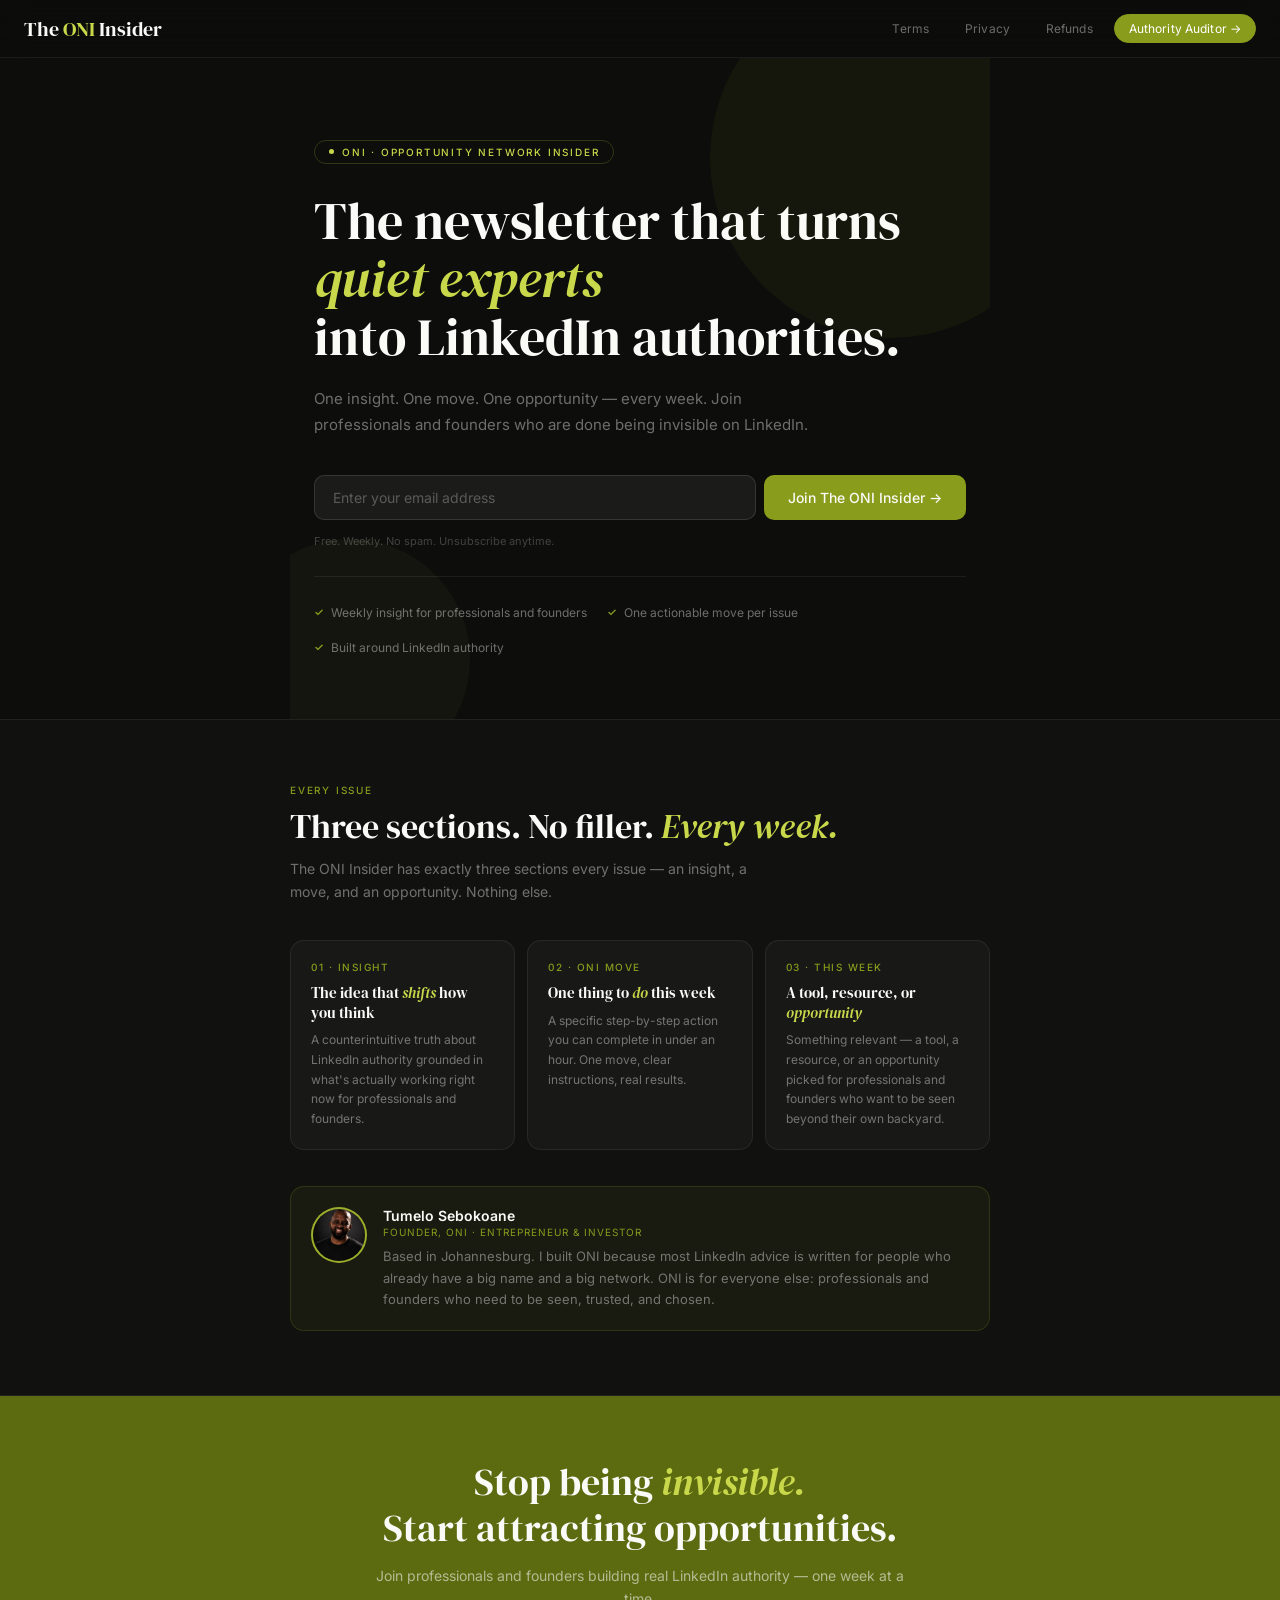
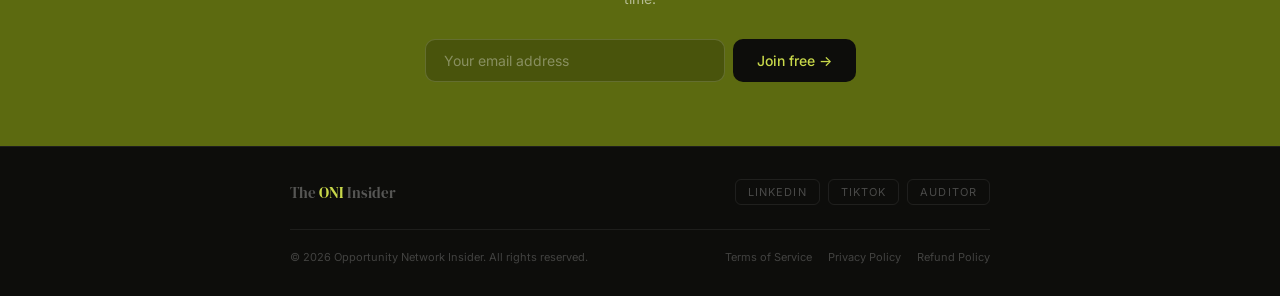
<file: index.html>
<!DOCTYPE html>
<html lang="en">
<head>
<meta charset="UTF-8" />
<meta name="viewport" content="width=device-width, initial-scale=1.0" />
<title>ONI · Opportunity Network Insider</title>
<meta name="description" content="A free weekly newsletter that turns professionals and founders into LinkedIn authorities. One insight. One move. One opportunity — every week." />
<link rel="preconnect" href="https://fonts.googleapis.com">
<link rel="preconnect" href="https://fonts.gstatic.com" crossorigin>
<link href="https://fonts.googleapis.com/css2?family=DM+Serif+Display:ital@0;1&family=Inter:wght@400;500;600&display=swap" rel="stylesheet">
<style>
*, *::before, *::after { box-sizing: border-box; margin: 0; padding: 0; }

:root {
  --oni-green: #899C1C;
  --oni-green-bright: #C8D84A;
  --oni-black: #0D0D0B;
  --oni-dark: #111110;
  --oni-surface: #1a1a18;
  --oni-border: rgba(255,255,255,0.07);
  --oni-border-green: rgba(137,156,28,0.2);
  --oni-text: #FAFAF7;
  --oni-muted: rgba(255,255,255,0.4);
  --oni-dim: rgba(255,255,255,0.22);
  --font-serif: 'DM Serif Display', Georgia, serif;
  --font-sans: 'Inter', -apple-system, sans-serif;
  --radius: 10px;
  --radius-lg: 14px;
  --radius-pill: 24px;
}

html { scroll-behavior: smooth; }
body { font-family: var(--font-sans); background: var(--oni-black); color: var(--oni-text); min-height: 100vh; -webkit-font-smoothing: antialiased; }

/* ── NAV ── */
.nav {
  position: sticky; top: 0; z-index: 100;
  background: rgba(13,13,11,0.92);
  backdrop-filter: blur(14px);
  border-bottom: 1px solid var(--oni-border);
  padding: 0 24px;
  display: flex; align-items: center; justify-content: space-between;
  height: 58px;
}
.nav-logo { font-family: var(--font-serif); font-size: 20px; color: var(--oni-text); text-decoration: none; }
.nav-logo em { color: var(--oni-green-bright); font-style: normal; }
.nav-links { display: flex; align-items: center; gap: 6px; }
.nav-link {
  font-size: 12px; color: var(--oni-muted); text-decoration: none;
  padding: 6px 14px; border-radius: var(--radius-pill);
  border: 1px solid transparent;
  transition: all 0.2s; letter-spacing: 0.01em;
}
.nav-link:hover { color: var(--oni-text); border-color: var(--oni-border); }
.nav-link.primary {
  background: var(--oni-green); color: #fff;
  border-color: var(--oni-green);
}
.nav-link.primary:hover { opacity: 0.88; }
.nav-mobile-menu { display: none; cursor: pointer; background: none; border: none; color: var(--oni-muted); font-size: 20px; padding: 4px; }

/* ── HERO ── */
.hero {
  position: relative; overflow: hidden;
  padding: 80px 24px 64px;
  max-width: 700px; margin: 0 auto;
}
.hero::before {
  content: '';
  position: absolute; top: -80px; right: -80px;
  width: 360px; height: 360px;
  background: var(--oni-green);
  border-radius: 50%; opacity: 0.07;
  pointer-events: none;
}
.hero::after {
  content: '';
  position: absolute; bottom: -60px; left: -60px;
  width: 240px; height: 240px;
  background: var(--oni-green-bright);
  border-radius: 50%; opacity: 0.04;
  pointer-events: none;
}
.brand-tag {
  display: inline-flex; align-items: center; gap: 8px;
  font-size: 10px; font-weight: 500; letter-spacing: 0.18em; text-transform: uppercase;
  color: var(--oni-green-bright);
  border: 1px solid rgba(200,216,74,0.2);
  padding: 5px 14px; border-radius: var(--radius-pill);
  margin-bottom: 28px; position: relative;
}
.brand-tag::before { content: ''; width: 5px; height: 5px; background: var(--oni-green-bright); border-radius: 50%; }
.hero h1 {
  font-family: var(--font-serif); font-size: clamp(34px, 7vw, 52px);
  color: var(--oni-text); line-height: 1.12;
  margin-bottom: 20px; position: relative;
  font-weight: 400;
}
.hero h1 em { color: var(--oni-green-bright); }
.hero-sub {
  font-size: 15px; color: var(--oni-muted); line-height: 1.75;
  margin-bottom: 36px; max-width: 500px; position: relative;
}
.form-row { display: flex; gap: 8px; margin-bottom: 14px; position: relative; flex-wrap: wrap; }
.oni-input {
  flex: 1; min-width: 200px;
  padding: 13px 18px;
  background: rgba(255,255,255,0.06);
  border: 1px solid rgba(255,255,255,0.12);
  border-radius: var(--radius);
  font-size: 14px; color: var(--oni-text);
  font-family: var(--font-sans);
  transition: border-color 0.2s;
}
.oni-input:focus { outline: none; border-color: var(--oni-green); }
.oni-input::placeholder { color: rgba(255,255,255,0.28); }
.oni-btn {
  padding: 13px 24px;
  background: var(--oni-green); color: var(--oni-text);
  border: none; border-radius: var(--radius);
  font-size: 14px; font-weight: 500;
  cursor: pointer; font-family: var(--font-sans);
  white-space: nowrap; transition: opacity 0.2s;
}
.oni-btn:hover { opacity: 0.88; }
.oni-btn:disabled { opacity: 0.5; cursor: not-allowed; }
.form-note { font-size: 11px; color: var(--oni-dim); position: relative; }
.form-success { display: none; font-size: 13px; color: var(--oni-green-bright); padding: 10px 0; }

.divider { height: 1px; background: var(--oni-border); margin: 28px 0; position: relative; }
.proof { display: flex; gap: 20px; flex-wrap: wrap; position: relative; }
.proof-item { display: flex; align-items: center; gap: 7px; font-size: 12px; color: var(--oni-muted); }
.proof-item::before { content: '✓'; color: var(--oni-green); font-weight: 600; font-size: 11px; }

/* ── WHAT YOU GET ── */
.what {
  background: var(--oni-dark);
  border-top: 1px solid var(--oni-border);
  border-bottom: 1px solid var(--oni-border);
  padding: 64px 24px;
}
.what-inner { max-width: 700px; margin: 0 auto; }
.section-label { font-size: 10px; font-weight: 500; letter-spacing: 0.18em; text-transform: uppercase; color: var(--oni-green); margin-bottom: 10px; }
.what h2 { font-family: var(--font-serif); font-size: clamp(24px, 4vw, 34px); font-weight: 400; color: var(--oni-text); margin-bottom: 10px; line-height: 1.2; }
.what h2 em { color: var(--oni-green-bright); }
.what-sub { font-size: 14px; color: var(--oni-muted); line-height: 1.7; margin-bottom: 36px; max-width: 480px; }
.cards { display: grid; grid-template-columns: repeat(3, 1fr); gap: 12px; margin-bottom: 36px; }
.card {
  background: rgba(255,255,255,0.03);
  border: 1px solid var(--oni-border);
  border-radius: var(--radius-lg); padding: 20px;
  transition: border-color 0.2s;
}
.card:hover { border-color: var(--oni-border-green); }
.card-num { font-size: 10px; font-weight: 500; letter-spacing: 0.15em; color: var(--oni-green); text-transform: uppercase; margin-bottom: 10px; }
.card-title { font-size: 15px; color: var(--oni-text); line-height: 1.3; margin-bottom: 8px; font-family: var(--font-serif); font-weight: 400; }
.card-title em { color: var(--oni-green-bright); }
.card-desc { font-size: 12px; color: var(--oni-muted); line-height: 1.65; }

/* ── ABOUT ── */
.about-box {
  display: flex; gap: 16px; align-items: flex-start;
  background: rgba(137,156,28,0.07);
  border: 1px solid var(--oni-border-green);
  border-radius: var(--radius-lg); padding: 20px;
}
.avatar {
  width: 56px; height: 56px; border-radius: 50%;
  background: var(--oni-green); flex-shrink: 0;
  display: flex; align-items: center; justify-content: center;
  font-family: var(--font-serif); font-size: 20px; color: var(--oni-text);
  overflow: hidden;
  border: 2px solid rgba(200,216,74,0.3);
}
.avatar img { width: 100%; height: 100%; object-fit: cover; display: block; }
.about-name { font-size: 14px; font-weight: 600; color: var(--oni-text); margin-bottom: 2px; }
.about-role { font-size: 10px; color: var(--oni-green); letter-spacing: 0.1em; text-transform: uppercase; margin-bottom: 8px; }
.about-bio { font-size: 13px; color: var(--oni-muted); line-height: 1.65; }

/* ── BOTTOM CTA ── */
.bottom-cta {
  background: #5C6A10;
  padding: 64px 24px;
  text-align: center;
}
.bottom-cta-inner { max-width: 540px; margin: 0 auto; }
.bottom-cta h2 { font-family: var(--font-serif); font-size: clamp(26px, 5vw, 38px); font-weight: 400; color: var(--oni-text); line-height: 1.2; margin-bottom: 12px; }
.bottom-cta h2 em { color: var(--oni-green-bright); }
.bottom-cta p { font-size: 14px; color: rgba(255,255,255,0.55); margin-bottom: 28px; line-height: 1.7; }
.bottom-form { display: flex; gap: 8px; justify-content: center; flex-wrap: wrap; }
.bottom-input {
  flex: 1; min-width: 200px; max-width: 300px;
  padding: 12px 18px;
  background: rgba(0,0,0,0.2);
  border: 1px solid rgba(255,255,255,0.15);
  border-radius: var(--radius);
  font-size: 14px; color: var(--oni-text);
  font-family: var(--font-sans);
}
.bottom-input::placeholder { color: rgba(255,255,255,0.35); }
.bottom-input:focus { outline: none; border-color: var(--oni-green-bright); }
.bottom-btn {
  padding: 12px 24px;
  background: var(--oni-black); color: var(--oni-green-bright);
  border: none; border-radius: var(--radius);
  font-size: 14px; font-weight: 500;
  cursor: pointer; font-family: var(--font-sans);
  transition: opacity 0.2s; white-space: nowrap;
}
.bottom-btn:hover { opacity: 0.85; }
.bottom-success { display: none; font-size: 13px; color: var(--oni-green-bright); margin-top: 12px; }

/* ── FOOTER ── */
footer {
  background: var(--oni-black);
  border-top: 1px solid var(--oni-border);
  padding: 32px 24px;
}
.footer-inner {
  max-width: 700px; margin: 0 auto;
  display: flex; justify-content: space-between; align-items: center;
  flex-wrap: wrap; gap: 20px;
}
.footer-brand { font-family: var(--font-serif); font-size: 15px; color: rgba(255,255,255,0.3); }
.footer-brand em { color: var(--oni-green-bright); font-style: normal; }
.footer-nav { display: flex; gap: 8px; flex-wrap: wrap; }
.footer-link {
  font-size: 11px; color: rgba(255,255,255,0.25);
  border: 1px solid rgba(255,255,255,0.08);
  padding: 5px 12px; border-radius: 6px;
  letter-spacing: 0.1em; text-transform: uppercase;
  text-decoration: none; transition: all 0.2s;
}
.footer-link:hover { color: var(--oni-green-bright); border-color: var(--oni-border-green); }
.footer-legal { width: 100%; border-top: 1px solid var(--oni-border); padding-top: 20px; margin-top: 4px; display: flex; justify-content: space-between; align-items: center; flex-wrap: wrap; gap: 12px; }
.footer-copy { font-size: 11px; color: var(--oni-dim); }
.footer-policy-links { display: flex; gap: 16px; }
.footer-policy-links a { font-size: 11px; color: var(--oni-dim); text-decoration: none; transition: color 0.2s; }
.footer-policy-links a:hover { color: var(--oni-green-bright); }

/* ── MOBILE ── */
@media (max-width: 640px) {
  .nav-links { display: none; }
  .nav-links.open { display: flex; flex-direction: column; position: absolute; top: 58px; left: 0; right: 0; background: rgba(13,13,11,0.98); padding: 16px 24px; border-bottom: 1px solid var(--oni-border); gap: 8px; }
  .nav-mobile-menu { display: block; }
  .hero { padding: 48px 20px 40px; }
  .hero h1 { font-size: 34px; }
  .cards { grid-template-columns: 1fr; }
  .what { padding: 48px 20px; }
  .bottom-cta { padding: 48px 20px; }
  footer { padding: 24px 20px; }
  .footer-inner { flex-direction: column; align-items: flex-start; gap: 16px; }
}
</style>
</head>
<body>

<!-- NAV -->
<nav class="nav">
  <a class="nav-logo" href="/">The <em>ONI</em> Insider</a>
  <div class="nav-links" id="nav-links">
    <a class="nav-link" href="/terms">Terms</a>
    <a class="nav-link" href="/privacy">Privacy</a>
    <a class="nav-link" href="/refunds">Refunds</a>
    <a class="nav-link primary" href="/auditor">Authority Auditor →</a>
  </div>
  <button class="nav-mobile-menu" onclick="document.getElementById('nav-links').classList.toggle('open')">☰</button>
</nav>

<!-- HERO -->
<section class="hero">
  <div class="brand-tag">ONI · Opportunity Network Insider</div>
  <h1>The newsletter that turns<br><em>quiet experts</em><br>into LinkedIn authorities.</h1>
  <p class="hero-sub">One insight. One move. One opportunity — every week. Join professionals and founders who are done being invisible on LinkedIn.</p>

  <div class="form-row">
    <input class="oni-input" type="email" id="hero-email" placeholder="Enter your email address" />
    <button class="oni-btn" onclick="subscribe('hero')">Join The ONI Insider →</button>
  </div>
  <p class="form-note" id="hero-note">Free. Weekly. No spam. Unsubscribe anytime.</p>
  <div class="form-success" id="hero-success">✓ You're in. Check your inbox for a welcome from ONI.</div>

  <div class="divider"></div>
  <div class="proof">
    <div class="proof-item">Weekly insight for professionals and founders</div>
    <div class="proof-item">One actionable move per issue</div>
    <div class="proof-item">Built around LinkedIn authority</div>
  </div>
</section>

<!-- WHAT YOU GET -->
<section class="what">
  <div class="what-inner">
    <div class="section-label">Every issue</div>
    <h2>Three sections. No filler. <em>Every week.</em></h2>
    <p class="what-sub">The ONI Insider has exactly three sections every issue — an insight, a move, and an opportunity. Nothing else.</p>

    <div class="cards">
      <div class="card">
        <div class="card-num">01 · Insight</div>
        <div class="card-title">The idea that <em>shifts</em> how you think</div>
        <div class="card-desc">A counterintuitive truth about LinkedIn authority grounded in what's actually working right now for professionals and founders.</div>
      </div>
      <div class="card">
        <div class="card-num">02 · ONI Move</div>
        <div class="card-title">One thing to <em>do</em> this week</div>
        <div class="card-desc">A specific step-by-step action you can complete in under an hour. One move, clear instructions, real results.</div>
      </div>
      <div class="card">
        <div class="card-num">03 · This Week</div>
        <div class="card-title">A tool, resource, or <em>opportunity</em></div>
        <div class="card-desc">Something relevant — a tool, a resource, or an opportunity picked for professionals and founders who want to be seen beyond their own backyard.</div>
      </div>
    </div>

    <div class="about-box">
      <div class="avatar"><img src="/images/tumelo.png" alt="Tumelo Sebokoane" /></div>
      <div>
        <div class="about-name">Tumelo Sebokoane</div>
        <div class="about-role">Founder, ONI · Entrepreneur & Investor</div>
        <div class="about-bio">Based in Johannesburg. I built ONI because most LinkedIn advice is written for people who already have a big name and a big network. ONI is for everyone else: professionals and founders who need to be seen, trusted, and chosen.</div>
      </div>
    </div>
  </div>
</section>

<!-- BOTTOM CTA -->
<section class="bottom-cta">
  <div class="bottom-cta-inner">
    <h2>Stop being <em>invisible.</em><br>Start attracting opportunities.</h2>
    <p>Join professionals and founders building real LinkedIn authority — one week at a time.</p>
    <div class="bottom-form">
      <input class="bottom-input" type="email" id="bottom-email" placeholder="Your email address" />
      <button class="bottom-btn" onclick="subscribe('bottom')">Join free →</button>
    </div>
    <div class="bottom-success" id="bottom-success">✓ Welcome to ONI. Watch your inbox.</div>
  </div>
</section>

<!-- FOOTER -->
<footer>
  <div class="footer-inner">
    <div class="footer-brand">The <em>ONI</em> Insider</div>
    <div class="footer-nav">
      <a class="footer-link" href="https://www.linkedin.com" target="_blank" rel="noopener">LinkedIn</a>
      <a class="footer-link" href="https://www.tiktok.com/@africagrowth" target="_blank" rel="noopener">TikTok</a>
      <a class="footer-link" href="/auditor">Auditor</a>
    </div>
    <div class="footer-legal">
      <span class="footer-copy">© 2026 Opportunity Network Insider. All rights reserved.</span>
      <div class="footer-policy-links">
        <a href="/terms">Terms of Service</a>
        <a href="/privacy">Privacy Policy</a>
        <a href="/refunds">Refund Policy</a>
      </div>
    </div>
  </div>
</footer>

<script>
async function subscribe(loc) {
  const emailEl = document.getElementById(loc + '-email');
  const email = emailEl.value.trim();
  const valid = /^[^\s@]+@[^\s@]+\.[^\s@]+$/.test(email);
  if (!valid) { emailEl.style.borderColor = '#E24B4A'; return; }
  emailEl.style.borderColor = '';

  const btn = emailEl.nextElementSibling;
  btn.disabled = true;
  btn.textContent = 'Joining...';

  try {
    const res = await fetch('/.netlify/functions/subscribe', {
      method: 'POST',
      headers: { 'Content-Type': 'application/json' },
      body: JSON.stringify({ email, tags: ['newsletter', 'oni-insider'] })
    });
    const data = await res.json();
    if (data.success) {
      emailEl.style.display = 'none';
      btn.style.display = 'none';
      const successEl = document.getElementById(loc + '-success');
      if (successEl) successEl.style.display = 'block';
      const noteEl = document.getElementById(loc + '-note');
      if (noteEl) noteEl.style.display = 'none';
    } else { throw new Error(); }
  } catch {
    btn.disabled = false;
    btn.textContent = loc === 'hero' ? 'Join The ONI Insider →' : 'Join free →';
    emailEl.style.borderColor = '#E24B4A';
  }
}

// Allow Enter key to submit
document.getElementById('hero-email').addEventListener('keydown', e => { if (e.key === 'Enter') subscribe('hero'); });
document.getElementById('bottom-email').addEventListener('keydown', e => { if (e.key === 'Enter') subscribe('bottom'); });
</script>
</body>
</html>
</file>
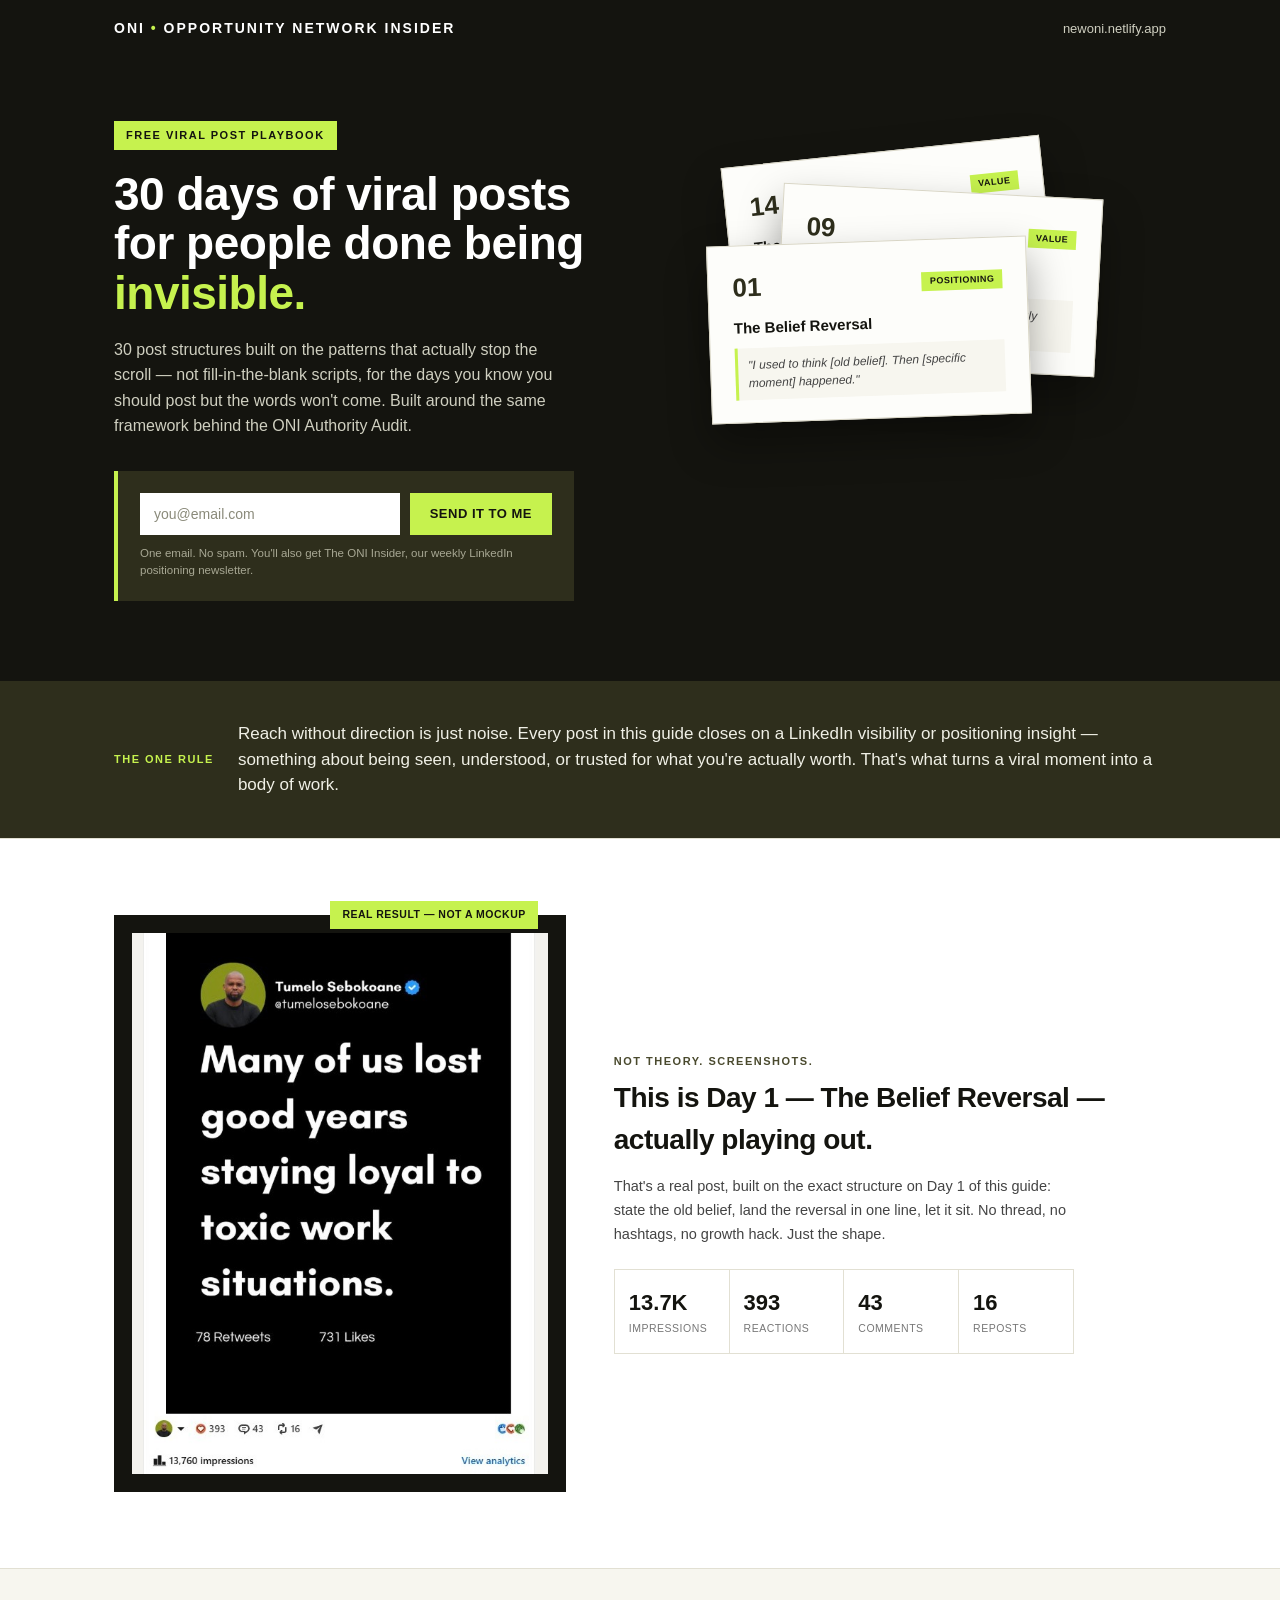
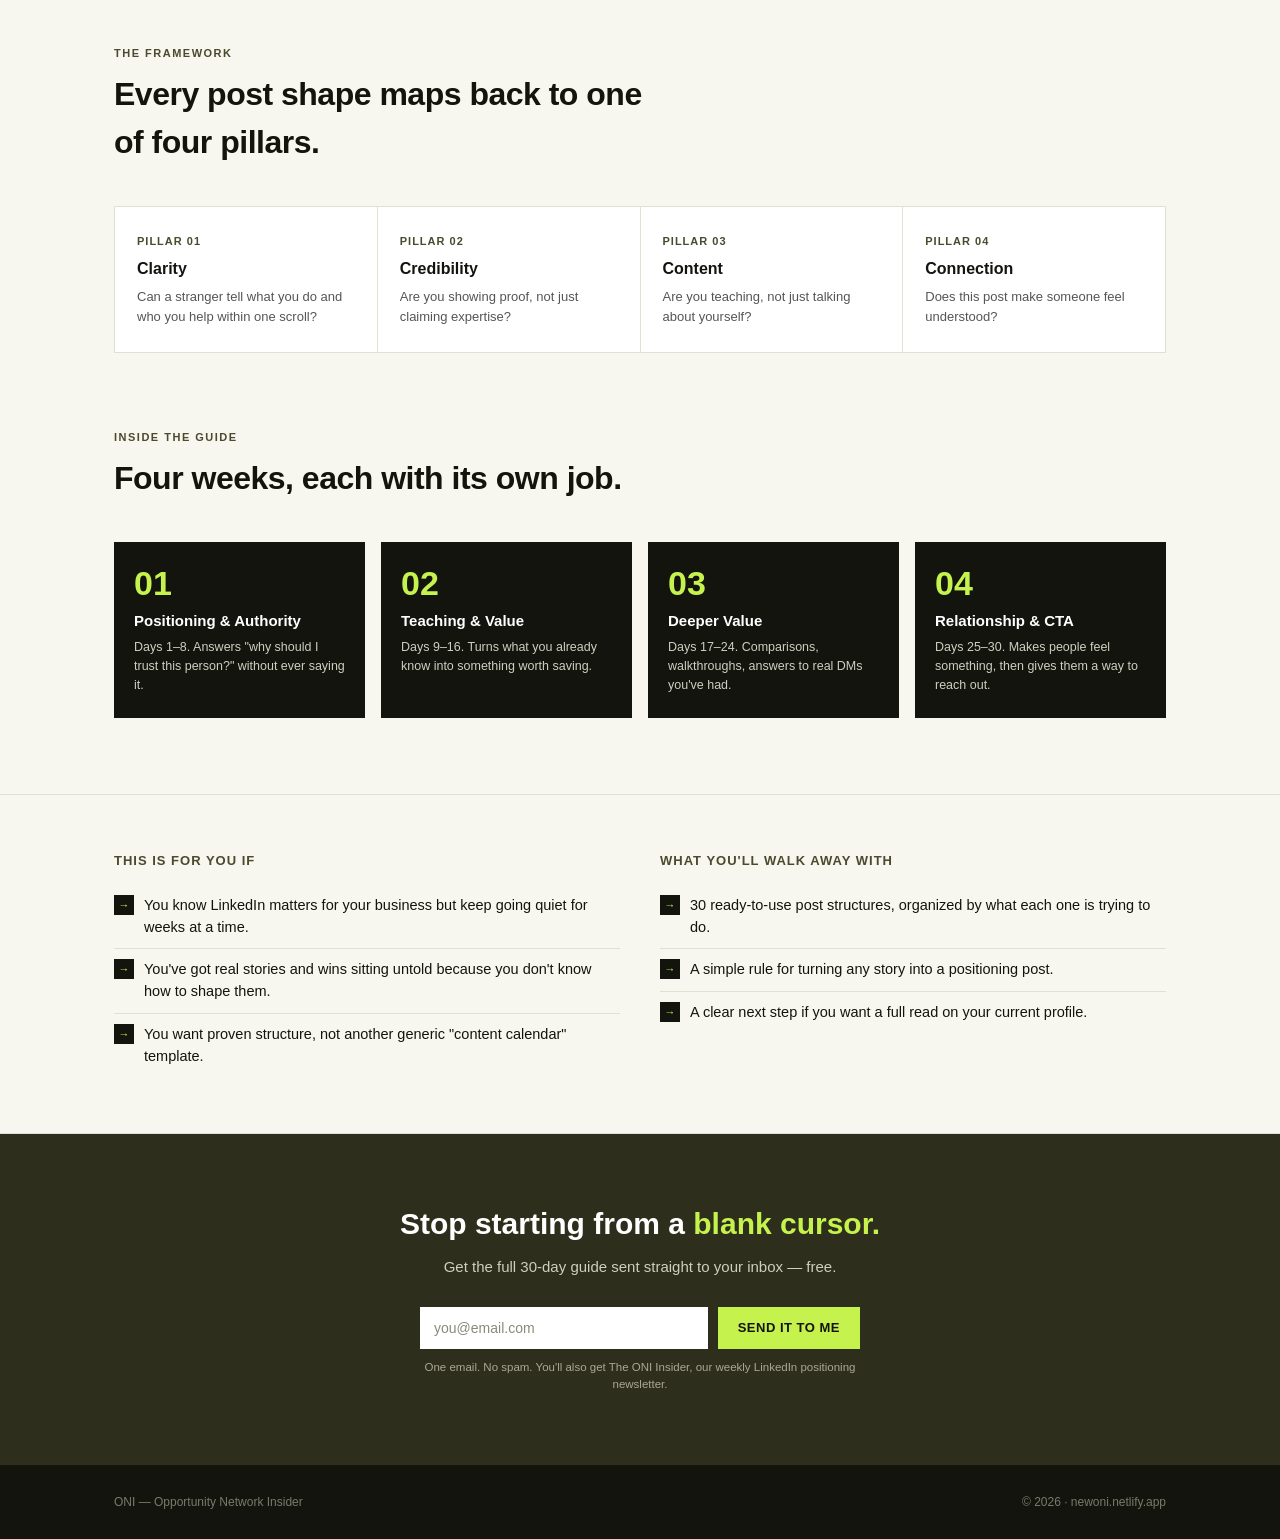
<file: 30-days/index.html>
<!DOCTYPE html>
<html lang="en">
<head>
<meta charset="UTF-8">
<meta name="viewport" content="width=device-width, initial-scale=1.0">
<title>30 Days of Viral Posts — ONI</title>
<style>
  :root {
    --black: #14140f;
    --olive-dark: #2e2e1c;
    --olive: #4a4a2e;
    --lime: #c6f24e;
    --cream: #f7f6ef;
    --ink-muted: #cfcfc0;
    --border: #e2e0d3;
  }
  * { box-sizing: border-box; margin: 0; padding: 0; }
  body {
    font-family: 'Helvetica Neue', Arial, sans-serif;
    background: var(--cream);
    color: var(--black);
    line-height: 1.5;
  }
  a { color: inherit; }
  .wrap { max-width: 1100px; margin: 0 auto; padding: 0 24px; }

  /* ---------- NAV ---------- */
  nav {
    background: var(--black);
    padding: 18px 0;
  }
  nav .wrap { display: flex; justify-content: space-between; align-items: center; }
  .brand-mark { color: #fff; font-weight: 800; font-size: 14px; letter-spacing: 2px; }
  .brand-mark span { color: var(--lime); }
  .nav-link { color: var(--ink-muted); font-size: 13px; text-decoration: none; }

  /* ---------- HERO ---------- */
  .hero {
    background: var(--black);
    color: #fff;
    padding: 64px 0 80px 0;
  }
  .hero .grid {
    display: grid;
    grid-template-columns: 1.05fr 0.95fr;
    gap: 48px;
    align-items: center;
  }
  .eyebrow {
    display: inline-block;
    background: var(--lime);
    color: var(--black);
    font-size: 11px;
    font-weight: 800;
    letter-spacing: 1.5px;
    text-transform: uppercase;
    padding: 6px 12px;
    margin-bottom: 20px;
  }
  .hero h1 {
    font-size: 46px;
    line-height: 1.08;
    font-weight: 800;
    letter-spacing: -0.5px;
  }
  .hero h1 em {
    font-style: normal;
    color: var(--lime);
  }
  .hero .sub {
    margin-top: 18px;
    font-size: 16px;
    color: var(--ink-muted);
    max-width: 460px;
    line-height: 1.6;
  }
  .form-box {
    margin-top: 32px;
    background: var(--olive-dark);
    padding: 22px;
    max-width: 460px;
    border-left: 4px solid var(--lime);
  }
  .form-row {
    display: flex;
    gap: 10px;
  }
  .form-row input[type="email"] {
    flex: 1;
    padding: 13px 14px;
    border: none;
    font-size: 14px;
    background: #fff;
    color: var(--black);
  }
  .form-row input[type="email"]::placeholder { color: #8a8a7a; }
  .form-row button {
    background: var(--lime);
    color: var(--black);
    border: none;
    font-weight: 800;
    font-size: 13px;
    letter-spacing: 0.5px;
    text-transform: uppercase;
    padding: 0 20px;
    cursor: pointer;
  }
  .form-row button:hover { background: #d8ff6e; }
  .form-micro {
    margin-top: 10px;
    font-size: 11.5px;
    color: #a8a894;
  }

  .form-success {
    margin-top: 32px;
    max-width: 460px;
    background: var(--olive-dark);
    border-left: 4px solid var(--lime);
    padding: 22px;
    align-items: center;
    gap: 14px;
  }
  .form-success .fs-check {
    width: 32px;
    height: 32px;
    background: var(--lime);
    color: var(--black);
    border-radius: 50%;
    display: flex;
    align-items: center;
    justify-content: center;
    font-weight: 800;
    flex-shrink: 0;
  }
  .form-success .fs-text {
    color: #f0f0e6;
    font-size: 14px;
    line-height: 1.5;
  }
  .final-cta .form-success {
    margin: 24px auto 0 auto;
    max-width: 440px;
  }

  /* ---------- CARD STACK (signature element) ---------- */
  .stack {
    position: relative;
    height: 420px;
  }
  .stack-card {
    position: absolute;
    width: 320px;
    background: #fdfdfa;
    color: var(--black);
    border: 1px solid #d8d5c5;
    padding: 22px 24px;
    box-shadow: 0 20px 40px rgba(0,0,0,0.35);
  }
  .stack-card .sc-top {
    display: flex;
    justify-content: space-between;
    align-items: center;
    margin-bottom: 10px;
  }
  .stack-card .sc-day {
    font-size: 26px;
    font-weight: 800;
    color: var(--olive-dark);
  }
  .stack-card .sc-tag {
    background: var(--lime);
    font-size: 9px;
    font-weight: 800;
    text-transform: uppercase;
    letter-spacing: 0.5px;
    padding: 3px 8px;
  }
  .stack-card h4 { font-size: 15px; margin-bottom: 8px; }
  .stack-card .sc-hook {
    font-size: 12px;
    font-style: italic;
    color: #444;
    background: var(--cream);
    padding: 8px 10px;
    border-left: 3px solid var(--lime);
    line-height: 1.5;
  }
  .stack-card.c1 { top: 0; left: 40px; transform: rotate(-6deg); z-index: 1; }
  .stack-card.c2 { top: 40px; left: 90px; transform: rotate(3deg); z-index: 2; }
  .stack-card.c3 { top: 90px; left: 20px; transform: rotate(-2deg); z-index: 3; }

  /* ---------- RULE BAND ---------- */
  .rule-band {
    background: var(--olive-dark);
    padding: 40px 0;
  }
  .rule-band .wrap {
    display: flex;
    align-items: center;
    gap: 24px;
  }
  .rule-band .label {
    color: var(--lime);
    font-size: 11px;
    font-weight: 800;
    letter-spacing: 1.5px;
    text-transform: uppercase;
    white-space: nowrap;
  }
  .rule-band p {
    color: #f0f0e6;
    font-size: 17px;
    line-height: 1.5;
    font-weight: 500;
  }

  /* ---------- PROOF ---------- */
  .proof {
    background: #fff;
    border-top: 1px solid var(--border);
    border-bottom: 1px solid var(--border);
    padding: 76px 0;
  }
  .proof-grid {
    display: grid;
    grid-template-columns: 0.9fr 1.1fr;
    gap: 48px;
    align-items: center;
  }
  .proof-card {
    background: var(--black);
    padding: 18px;
    position: relative;
  }
  .proof-card img {
    width: 100%;
    display: block;
  }
  .proof-badge {
    position: absolute;
    top: -14px;
    right: 28px;
    background: var(--lime);
    color: var(--black);
    font-size: 10.5px;
    font-weight: 800;
    letter-spacing: 0.5px;
    text-transform: uppercase;
    padding: 6px 12px;
  }
  .proof-copy .kicker {
    font-size: 11px;
    font-weight: 800;
    letter-spacing: 1.5px;
    text-transform: uppercase;
    color: var(--olive);
  }
  .proof-copy h2 {
    font-size: 28px;
    margin: 8px 0 14px 0;
    letter-spacing: -0.5px;
  }
  .proof-copy p {
    font-size: 14.5px;
    color: #444;
    line-height: 1.65;
    margin-bottom: 22px;
    max-width: 460px;
  }
  .proof-stats {
    display: grid;
    grid-template-columns: repeat(4, 1fr);
    gap: 0;
    border-top: 1px solid var(--border);
    border-left: 1px solid var(--border);
    max-width: 460px;
  }
  .proof-stat {
    border-right: 1px solid var(--border);
    border-bottom: 1px solid var(--border);
    padding: 16px 14px;
  }
  .proof-stat .ps-num {
    font-size: 22px;
    font-weight: 800;
    color: var(--black);
  }
  .proof-stat .ps-label {
    font-size: 10.5px;
    color: #777;
    text-transform: uppercase;
    letter-spacing: 0.5px;
    margin-top: 2px;
  }

  /* ---------- PILLARS ---------- */
  .section { padding: 76px 0; }
  .section-head { max-width: 560px; margin-bottom: 40px; }
  .section-head .kicker {
    font-size: 11px;
    font-weight: 800;
    letter-spacing: 1.5px;
    text-transform: uppercase;
    color: var(--olive);
  }
  .section-head h2 {
    font-size: 32px;
    margin-top: 8px;
    letter-spacing: -0.5px;
  }
  .pillars-grid {
    display: grid;
    grid-template-columns: repeat(4, 1fr);
    gap: 1px;
    background: var(--border);
    border: 1px solid var(--border);
  }
  .pillar-cell {
    background: #fff;
    padding: 26px 22px;
  }
  .pillar-cell .num {
    font-size: 11px;
    font-weight: 800;
    color: var(--olive);
    letter-spacing: 1px;
  }
  .pillar-cell h3 { font-size: 16px; margin: 8px 0 6px 0; }
  .pillar-cell p { font-size: 13px; color: #555; line-height: 1.5; }

  /* ---------- WEEKS ---------- */
  .weeks-strip {
    display: grid;
    grid-template-columns: repeat(4, 1fr);
    gap: 16px;
  }
  .week-card {
    background: var(--black);
    color: #fff;
    padding: 24px 20px;
  }
  .week-card .wk-num {
    font-size: 34px;
    font-weight: 800;
    color: var(--lime);
    line-height: 1;
  }
  .week-card h4 { font-size: 15px; margin: 10px 0 6px 0; }
  .week-card p { font-size: 12.5px; color: var(--ink-muted); line-height: 1.5; }

  /* ---------- WHO / AUDIENCE ---------- */
  .audience-band {
    background: var(--cream);
    border-top: 1px solid var(--border);
    border-bottom: 1px solid var(--border);
  }
  .audience-band .wrap {
    padding: 56px 24px;
    display: grid;
    grid-template-columns: 1fr 1fr;
    gap: 40px;
  }
  .audience-band h3 {
    font-size: 13px;
    text-transform: uppercase;
    letter-spacing: 1px;
    color: var(--olive);
    margin-bottom: 14px;
  }
  .audience-band ul { list-style: none; }
  .audience-band li {
    font-size: 14.5px;
    padding: 10px 0;
    border-top: 1px solid var(--border);
    display: flex;
    gap: 10px;
  }
  .audience-band li:first-child { border-top: none; }
  .audience-band li::before {
    content: "→";
    color: var(--lime);
    background: var(--black);
    font-weight: 800;
    width: 20px;
    height: 20px;
    display: flex;
    align-items: center;
    justify-content: center;
    flex-shrink: 0;
    font-size: 11px;
  }

  /* ---------- FINAL CTA ---------- */
  .final-cta {
    background: var(--olive-dark);
    color: #fff;
    padding: 72px 0;
    text-align: center;
  }
  .final-cta h2 {
    font-size: 30px;
    max-width: 520px;
    margin: 0 auto 14px auto;
    line-height: 1.2;
  }
  .final-cta h2 span { color: var(--lime); }
  .final-cta p {
    color: var(--ink-muted);
    max-width: 460px;
    margin: 0 auto 28px auto;
    font-size: 15px;
  }
  .final-cta .form-row { max-width: 440px; margin: 0 auto; }
  .final-cta .form-micro { max-width: 440px; margin: 10px auto 0 auto; }

  /* ---------- FOOTER ---------- */
  footer {
    background: var(--black);
    padding: 28px 0;
  }
  footer .wrap {
    display: flex;
    justify-content: space-between;
    align-items: center;
    color: #7a7a68;
    font-size: 12px;
  }

  @media (max-width: 860px) {
    .hero .grid { grid-template-columns: 1fr; }
    .stack { height: 320px; margin-top: 20px; }
    .stack-card { width: 260px; }
    .pillars-grid { grid-template-columns: 1fr 1fr; }
    .weeks-strip { grid-template-columns: 1fr 1fr; }
    .audience-band .wrap { grid-template-columns: 1fr; }
    .hero h1 { font-size: 34px; }
  }
</style>
</head>
<body>

<nav>
  <div class="wrap">
    <div class="brand-mark">ONI <span>•</span> OPPORTUNITY NETWORK INSIDER</div>
    <a class="nav-link" href="#">newoni.netlify.app</a>
  </div>
</nav>

<section class="hero">
  <div class="wrap grid">
    <div>
      <div class="eyebrow">Free Viral Post Playbook</div>
      <h1>30 days of viral posts<br>for people done being <em>invisible.</em></h1>
      <p class="sub">30 post structures built on the patterns that actually stop the scroll — not fill-in-the-blank scripts, for the days you know you should post but the words won't come. Built around the same framework behind the ONI Authority Audit.</p>

      <div class="form-box" id="ml-form-box-1">
        <form action="https://assets.mailerlite.com/jsonp/2459447/forms/192868695832266026/subscribe" method="post" target="ml-hidden-iframe" class="ml-lead-form" data-success-target="ml-success-1">
          <div class="form-row">
            <input type="email" name="fields[email]" placeholder="you@email.com" required />
            <button type="submit">Send it to me</button>
          </div>
          <input type="hidden" name="ml-submit" value="1" />
          <input type="hidden" name="anticsrf" value="true" />
        </form>
        <div class="form-micro">One email. No spam. You'll also get The ONI Insider, our weekly LinkedIn positioning newsletter.</div>
      </div>
      <div class="form-success" id="ml-success-1" style="display:none;">
        <div class="fs-check">&#10003;</div>
        <div class="fs-text"><strong>You're in!</strong> Check your inbox — your guide is on its way.</div>
      </div>
    </div>

    <div class="stack">
      <div class="stack-card c1">
        <div class="sc-top"><div class="sc-day">14</div><div class="sc-tag">Value</div></div>
        <h4>The Myth-Buster</h4>
        <div class="sc-hook">"[Common belief] isn't true. Here's what's actually happening."</div>
      </div>
      <div class="stack-card c2">
        <div class="sc-top"><div class="sc-day">09</div><div class="sc-tag">Value</div></div>
        <h4>The 3-Step Breakdown</h4>
        <div class="sc-hook">"[Result] took three moves. Here's exactly what they were."</div>
      </div>
      <div class="stack-card c3">
        <div class="sc-top"><div class="sc-day">01</div><div class="sc-tag">Positioning</div></div>
        <h4>The Belief Reversal</h4>
        <div class="sc-hook">"I used to think [old belief]. Then [specific moment] happened."</div>
      </div>
    </div>
  </div>
</section>

<div class="rule-band">
  <div class="wrap">
    <div class="label">The one rule</div>
    <p>Reach without direction is just noise. Every post in this guide closes on a LinkedIn visibility or positioning insight — something about being seen, understood, or trusted for what you're actually worth. That's what turns a viral moment into a body of work.</p>
  </div>
</div>

<section class="proof">
  <div class="wrap proof-grid">
    <div class="proof-card">
      <div class="proof-badge">Real Result &mdash; Not A Mockup</div>
      <img src="[data-uri]" alt="Tumelo Sebokoane's actual LinkedIn post: Many of us lost good years staying loyal to toxic work situations." />
    </div>
    <div class="proof-copy">
      <div class="kicker">Not Theory. Screenshots.</div>
      <h2>This is Day 1 — The Belief Reversal — actually playing out.</h2>
      <p>That's a real post, built on the exact structure on Day 1 of this guide: state the old belief, land the reversal in one line, let it sit. No thread, no hashtags, no growth hack. Just the shape.</p>
      <div class="proof-stats">
        <div class="proof-stat"><div class="ps-num">13.7K</div><div class="ps-label">Impressions</div></div>
        <div class="proof-stat"><div class="ps-num">393</div><div class="ps-label">Reactions</div></div>
        <div class="proof-stat"><div class="ps-num">43</div><div class="ps-label">Comments</div></div>
        <div class="proof-stat"><div class="ps-num">16</div><div class="ps-label">Reposts</div></div>
      </div>
    </div>
  </div>
</section>

<section class="section">
  <div class="wrap">
    <div class="section-head">
      <div class="kicker">The Framework</div>
      <h2>Every post shape maps back to one of four pillars.</h2>
    </div>
    <div class="pillars-grid">
      <div class="pillar-cell">
        <div class="num">PILLAR 01</div>
        <h3>Clarity</h3>
        <p>Can a stranger tell what you do and who you help within one scroll?</p>
      </div>
      <div class="pillar-cell">
        <div class="num">PILLAR 02</div>
        <h3>Credibility</h3>
        <p>Are you showing proof, not just claiming expertise?</p>
      </div>
      <div class="pillar-cell">
        <div class="num">PILLAR 03</div>
        <h3>Content</h3>
        <p>Are you teaching, not just talking about yourself?</p>
      </div>
      <div class="pillar-cell">
        <div class="num">PILLAR 04</div>
        <h3>Connection</h3>
        <p>Does this post make someone feel understood?</p>
      </div>
    </div>
  </div>
</section>

<section class="section" style="padding-top:0;">
  <div class="wrap">
    <div class="section-head">
      <div class="kicker">Inside The Guide</div>
      <h2>Four weeks, each with its own job.</h2>
    </div>
    <div class="weeks-strip">
      <div class="week-card">
        <div class="wk-num">01</div>
        <h4>Positioning &amp; Authority</h4>
        <p>Days 1–8. Answers "why should I trust this person?" without ever saying it.</p>
      </div>
      <div class="week-card">
        <div class="wk-num">02</div>
        <h4>Teaching &amp; Value</h4>
        <p>Days 9–16. Turns what you already know into something worth saving.</p>
      </div>
      <div class="week-card">
        <div class="wk-num">03</div>
        <h4>Deeper Value</h4>
        <p>Days 17–24. Comparisons, walkthroughs, answers to real DMs you've had.</p>
      </div>
      <div class="week-card">
        <div class="wk-num">04</div>
        <h4>Relationship &amp; CTA</h4>
        <p>Days 25–30. Makes people feel something, then gives them a way to reach out.</p>
      </div>
    </div>
  </div>
</section>

<div class="audience-band">
  <div class="wrap">
    <div>
      <h3>This is for you if</h3>
      <ul>
        <li>You know LinkedIn matters for your business but keep going quiet for weeks at a time.</li>
        <li>You've got real stories and wins sitting untold because you don't know how to shape them.</li>
        <li>You want proven structure, not another generic "content calendar" template.</li>
      </ul>
    </div>
    <div>
      <h3>What you'll walk away with</h3>
      <ul>
        <li>30 ready-to-use post structures, organized by what each one is trying to do.</li>
        <li>A simple rule for turning any story into a positioning post.</li>
        <li>A clear next step if you want a full read on your current profile.</li>
      </ul>
    </div>
  </div>
</div>

<div class="final-cta">
  <div class="wrap">
    <h2>Stop starting from a <span>blank cursor.</span></h2>
    <p>Get the full 30-day guide sent straight to your inbox — free.</p>
    <div id="ml-form-box-2">
      <form action="https://assets.mailerlite.com/jsonp/2459447/forms/192868695832266026/subscribe" method="post" target="ml-hidden-iframe" class="ml-lead-form" data-success-target="ml-success-2">
        <div class="form-row">
          <input type="email" name="fields[email]" placeholder="you@email.com" required />
          <button type="submit">Send it to me</button>
        </div>
        <input type="hidden" name="ml-submit" value="1" />
        <input type="hidden" name="anticsrf" value="true" />
      </form>
      <div class="form-micro">One email. No spam. You'll also get The ONI Insider, our weekly LinkedIn positioning newsletter.</div>
    </div>
    <div class="form-success" id="ml-success-2" style="display:none;">
      <div class="fs-check">&#10003;</div>
      <div class="fs-text"><strong>You're in!</strong> Check your inbox — your guide is on its way.</div>
    </div>
  </div>
</div>

<!-- Hidden iframe target so MailerLite's response never navigates the page -->
<iframe name="ml-hidden-iframe" style="display:none;" title="form-response"></iframe>

<script>
  document.querySelectorAll('.ml-lead-form').forEach(function (form) {
    form.addEventListener('submit', function () {
      var successId = form.getAttribute('data-success-target');
      var successEl = document.getElementById(successId);
      var boxEl = form.closest('[id^="ml-form-box"]');
      setTimeout(function () {
        if (boxEl) boxEl.style.display = 'none';
        if (successEl) successEl.style.display = 'flex';
      }, 600);
    });
  });
</script>

<footer>
  <div class="wrap">
    <div>ONI — Opportunity Network Insider</div>
    <div>© 2026 · newoni.netlify.app</div>
  </div>
</footer>

</body>
</html>
</file>
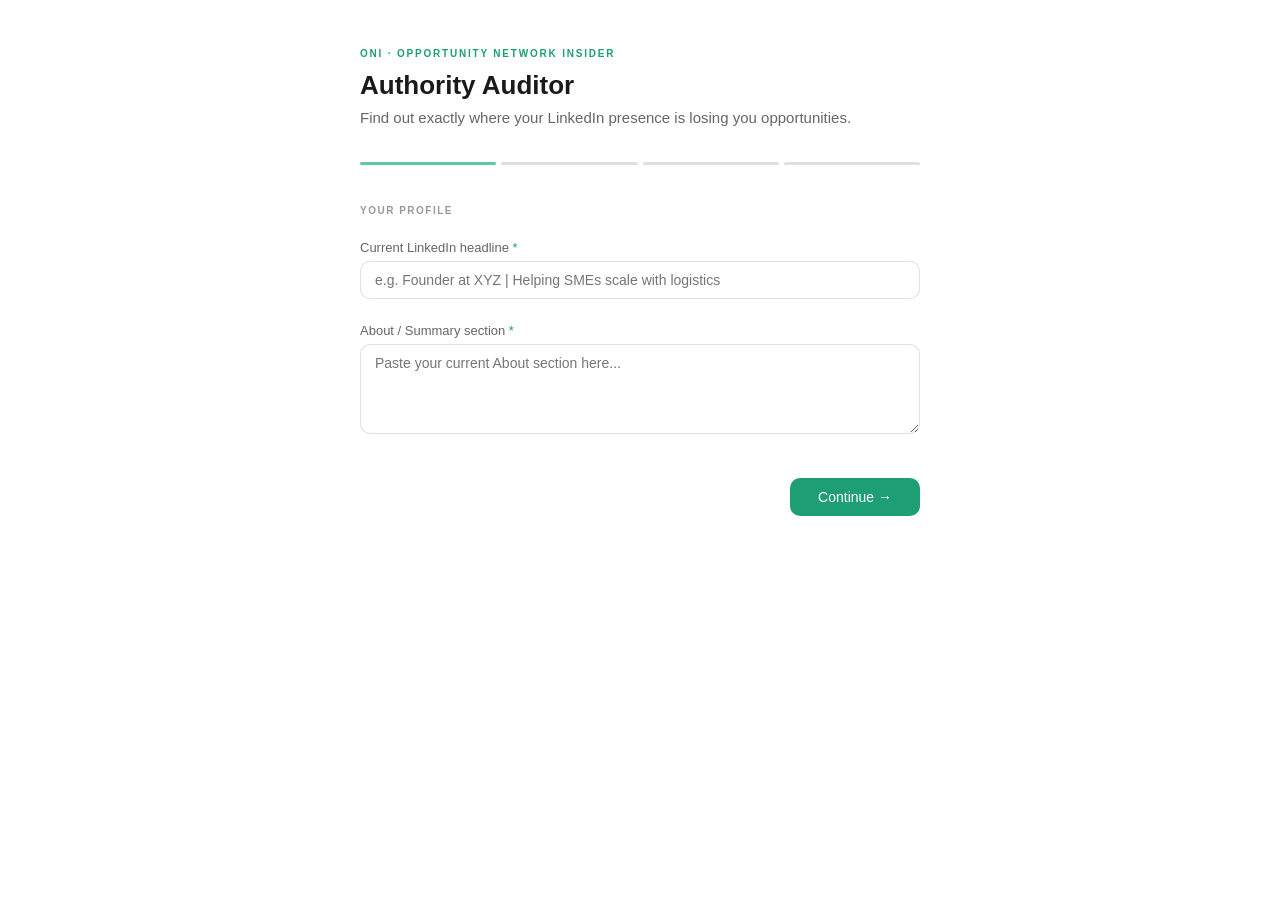
<file: auditor/index.html>
<!DOCTYPE html>
<html lang="en">
<head>
<meta charset="UTF-8" />
<meta name="viewport" content="width=device-width, initial-scale=1.0" />
<title>ONI Authority Auditor</title>
<script src="https://js.paystack.co/v1/inline.js"></script>
<style>
  *, *::before, *::after { box-sizing: border-box; margin: 0; padding: 0; }
  :root {
    --green: #1D9E75; --green-light: #E1F5EE; --green-mid: #5DCAA5;
    --green-dark: #085041; --amber: #EF9F27; --red: #E24B4A;
    --text-primary: #1a1a1a; --text-secondary: #666; --text-muted: #999;
    --border: rgba(0,0,0,0.12); --bg: #fff; --bg-secondary: #f7f7f5;
    --radius: 10px; --radius-lg: 14px;
  }
  @media (prefers-color-scheme: dark) {
    :root {
      --text-primary: #f0ede8; --text-secondary: #a8a49e; --text-muted: #6b6760;
      --border: rgba(255,255,255,0.1); --bg: #1a1a18; --bg-secondary: #242420;
    }
  }
  body { font-family: -apple-system, BlinkMacSystemFont, 'Segoe UI', sans-serif; background: var(--bg); color: var(--text-primary); min-height: 100vh; display: flex; justify-content: center; padding: 2rem 1rem 4rem; }
  .wrap { width: 100%; max-width: 560px; }
  .header { margin-bottom: 2rem; padding-top: 1rem; }
  .logo { font-size: 10px; font-weight: 600; letter-spacing: 0.18em; color: var(--green); text-transform: uppercase; margin-bottom: 0.6rem; }
  .title { font-size: 26px; font-weight: 600; color: var(--text-primary); line-height: 1.25; }
  .subtitle { font-size: 15px; color: var(--text-secondary); margin-top: 0.4rem; line-height: 1.5; }
  .progress-bar { display: flex; gap: 5px; margin-bottom: 2.5rem; }
  .pd { height: 3px; flex: 1; background: var(--border); border-radius: 2px; transition: background 0.3s; }
  .pd.done { background: var(--green); }
  .pd.active { background: var(--green-mid); }
  .step { display: none; }
  .step.active { display: block; }
  .sec-label { font-size: 10px; font-weight: 600; letter-spacing: 0.15em; color: var(--text-muted); text-transform: uppercase; margin-bottom: 1.5rem; }
  .field { margin-bottom: 1.5rem; }
  .field label { display: block; font-size: 13px; color: var(--text-secondary); margin-bottom: 6px; }
  .field label em { color: var(--green); font-style: normal; }
  input[type=text], input[type=email], textarea { width: 100%; background: var(--bg); color: var(--text-primary); border: 1px solid var(--border); border-radius: var(--radius); padding: 10px 14px; font-size: 14px; font-family: inherit; resize: vertical; transition: border 0.2s; }
  input[type=text]:focus, input[type=email]:focus, textarea:focus { outline: none; border-color: var(--green); }
  textarea { min-height: 90px; }
  .togs { display: flex; gap: 7px; flex-wrap: wrap; }
  .tog { padding: 7px 14px; border-radius: 20px; border: 1px solid var(--border); font-size: 13px; cursor: pointer; color: var(--text-secondary); background: var(--bg); transition: all 0.15s; user-select: none; }
  .tog:hover { border-color: var(--green); color: var(--green); }
  .tog.sel { background: var(--green-light); border-color: var(--green); color: var(--green-dark); font-weight: 500; }
  @media (prefers-color-scheme: dark) { .tog.sel { background: rgba(29,158,117,0.2); color: var(--green-mid); } }
  .btn-row { display: flex; justify-content: space-between; align-items: center; margin-top: 2.5rem; }
  .btn-next { padding: 11px 28px; background: var(--green); color: #fff; border: none; border-radius: var(--radius); font-size: 14px; font-weight: 500; cursor: pointer; transition: opacity 0.15s; }
  .btn-next:hover { opacity: 0.85; }
  .btn-next:disabled { opacity: 0.5; cursor: not-allowed; }
  .btn-back { font-size: 13px; color: var(--text-muted); cursor: pointer; background: none; border: none; }
  .btn-back:hover { color: var(--text-secondary); }
  .err { font-size: 12px; color: var(--red); margin-top: 5px; display: none; }
  .analyzing { text-align: center; padding: 4rem 0; display: none; }
  .analyzing.vis { display: block; }
  .spinner { width: 36px; height: 36px; border: 2px solid var(--border); border-top-color: var(--green); border-radius: 50%; animation: spin 0.8s linear infinite; margin: 0 auto 1rem; }
  @keyframes spin { to { transform: rotate(360deg); } }
  .analyzing p { font-size: 14px; color: var(--text-secondary); }
  .free-preview { display: none; }
  .free-preview.vis { display: block; }
  .score-block { display: flex; gap: 1.5rem; align-items: center; padding: 1.5rem; background: var(--bg-secondary); border-radius: var(--radius-lg); margin-bottom: 2rem; }
  .ring-wrap { position: relative; width: 80px; height: 80px; flex-shrink: 0; }
  .ring-wrap svg { transform: rotate(-90deg); }
  .ring-num { position: absolute; inset: 0; display: flex; align-items: center; justify-content: center; font-size: 22px; font-weight: 600; color: var(--text-primary); }
  .score-info h2 { font-size: 18px; font-weight: 600; margin-bottom: 4px; }
  .score-info p { font-size: 13px; color: var(--text-secondary); line-height: 1.6; }
  .locked-section { margin-bottom: 2rem; }
  .locked-grid { display: grid; grid-template-columns: 1fr 1fr; gap: 10px; margin-bottom: 1.5rem; filter: blur(4px); user-select: none; pointer-events: none; }
  .pillar { background: var(--bg); border: 1px solid var(--border); border-radius: var(--radius); padding: 12px 14px; }
  .p-top { display: flex; justify-content: space-between; align-items: center; margin-bottom: 8px; }
  .p-name { font-size: 11px; font-weight: 600; color: var(--text-muted); letter-spacing: 0.05em; text-transform: uppercase; }
  .p-score { font-size: 14px; font-weight: 600; }
  .p-bg { height: 3px; background: var(--border); border-radius: 2px; }
  .p-fill { height: 3px; border-radius: 2px; }
  .paywall { background: var(--bg-secondary); border: 1px solid var(--border); border-radius: var(--radius-lg); padding: 1.5rem; text-align: center; margin-bottom: 2rem; }
  .paywall-icon { font-size: 28px; margin-bottom: 0.75rem; }
  .paywall h3 { font-size: 17px; font-weight: 600; margin-bottom: 6px; }
  .paywall p { font-size: 13px; color: var(--text-secondary); line-height: 1.6; margin-bottom: 1.25rem; }
  .paywall-items { text-align: left; margin-bottom: 1.5rem; }
  .paywall-item { display: flex; align-items: center; gap: 8px; font-size: 13px; color: var(--text-secondary); margin-bottom: 6px; }
  .paywall-item span.tick { color: var(--green); font-weight: 600; }
  .paywall-price { font-size: 22px; font-weight: 700; color: var(--text-primary); margin-bottom: 1rem; }
  .paywall-price small { font-size: 13px; font-weight: 400; color: var(--text-muted); }
  .email-gate { margin-bottom: 1rem; }
  .btn-pay { width: 100%; padding: 14px; background: var(--green); color: #fff; border: none; border-radius: var(--radius); font-size: 15px; font-weight: 600; cursor: pointer; transition: opacity 0.15s; }
  .btn-pay:hover { opacity: 0.85; }
  .btn-pay:disabled { opacity: 0.5; cursor: not-allowed; }
  .secure-note { font-size: 11px; color: var(--text-muted); margin-top: 8px; }
  .report { display: none; }
  .report.vis { display: block; }
  .pillars-full { display: grid; grid-template-columns: 1fr 1fr; gap: 10px; margin-bottom: 2rem; }
  .pillar-full { background: var(--bg); border: 1px solid var(--border); border-radius: var(--radius); padding: 12px 14px; }
  .pf-top { display: flex; justify-content: space-between; align-items: center; margin-bottom: 6px; }
  .pf-name { font-size: 11px; font-weight: 600; color: var(--text-muted); letter-spacing: 0.05em; text-transform: uppercase; }
  .pf-score { font-size: 14px; font-weight: 600; }
  .pf-bg { height: 3px; background: var(--border); border-radius: 2px; margin-bottom: 8px; }
  .pf-fill { height: 3px; border-radius: 2px; transition: width 1s ease; }
  .pf-note { font-size: 12px; color: var(--text-secondary); line-height: 1.5; }
  .fixes-title { font-size: 10px; font-weight: 600; letter-spacing: 0.14em; color: var(--text-muted); text-transform: uppercase; margin-bottom: 1rem; }
  .fix { background: var(--bg); border: 1px solid var(--border); border-radius: var(--radius); padding: 14px 16px; margin-bottom: 10px; }
  .fix-num { font-size: 10px; font-weight: 600; color: var(--green); letter-spacing: 0.12em; text-transform: uppercase; margin-bottom: 4px; }
  .fix-h { font-size: 14px; font-weight: 600; margin-bottom: 5px; }
  .fix-b { font-size: 13px; color: var(--text-secondary); line-height: 1.65; }
  .hl-box { background: var(--green-light); border: 1px solid var(--green-mid); border-radius: var(--radius); padding: 16px; margin: 1.5rem 0; }
  @media (prefers-color-scheme: dark) { .hl-box { background: rgba(29,158,117,0.15); border-color: rgba(29,158,117,0.3); } }
  .hl-label { font-size: 10px; font-weight: 600; color: var(--green); letter-spacing: 0.12em; text-transform: uppercase; margin-bottom: 8px; }
  .hl-text { font-size: 15px; color: var(--green-dark); font-weight: 500; line-height: 1.5; }
  @media (prefers-color-scheme: dark) { .hl-text { color: var(--green-mid); } }
  .ctas { display: flex; gap: 10px; margin-top: 1.5rem; }
  .cta-p { flex: 1; padding: 13px; background: var(--green); color: #fff; border: none; border-radius: var(--radius); font-size: 14px; font-weight: 500; cursor: pointer; }
  .cta-p:hover { opacity: 0.85; }
  .cta-s { flex: 1; padding: 13px; background: var(--bg); color: var(--text-primary); border: 1px solid var(--border); border-radius: var(--radius); font-size: 14px; cursor: pointer; }
  .cta-s:hover { background: var(--bg-secondary); }
  .success-badge { display: inline-flex; align-items: center; gap: 6px; background: var(--green-light); border: 1px solid var(--green-mid); border-radius: 20px; padding: 5px 12px; font-size: 12px; font-weight: 600; color: var(--green-dark); margin-bottom: 1.5rem; }
  @media (prefers-color-scheme: dark) { .success-badge { background: rgba(29,158,117,0.2); color: var(--green-mid); } }
</style>
</head>

<body>
<div class="wrap">
  <div class="header">
    <div class="logo">ONI · Opportunity Network Insider</div>
    <div class="title">Authority Auditor</div>
    <div class="subtitle">Find out exactly where your LinkedIn presence is losing you opportunities.</div>
  </div>

  <div class="progress-bar">
    <div class="pd active" id="d0"></div>
    <div class="pd" id="d1"></div>
    <div class="pd" id="d2"></div>
    <div class="pd" id="d3"></div>
  </div>

  <div class="step active" id="s0">
    <div class="sec-label">Your profile</div>
    <div class="field">
      <label>Current LinkedIn headline <em>*</em></label>
      <input type="text" id="hl" placeholder="e.g. Founder at XYZ | Helping SMEs scale with logistics" />
      <div class="err" id="e-hl">Please enter your headline</div>
    </div>
    <div class="field">
      <label>About / Summary section <em>*</em></label>
      <textarea id="ab" placeholder="Paste your current About section here..."></textarea>
      <div class="err" id="e-ab">Please paste your About section</div>
    </div>
    <div class="btn-row"><span></span><button class="btn-next" onclick="go(0)">Continue →</button></div>
  </div>

  <div class="step" id="s1">
    <div class="sec-label">Profile completeness</div>
    <div class="field">
      <label>What does your profile currently have?</label>
      <div class="togs">
        <div class="tog" onclick="tog(this)" data-k="photo">Professional photo</div>
        <div class="tog" onclick="tog(this)" data-k="banner">Custom banner</div>
        <div class="tog" onclick="tog(this)" data-k="featured">Featured section</div>
        <div class="tog" onclick="tog(this)" data-k="recs">3+ recommendations</div>
        <div class="tog" onclick="tog(this)" data-k="skills">Skills listed</div>
        <div class="tog" onclick="tog(this)" data-k="creator">Creator mode on</div>
      </div>
    </div>
    <div class="field" style="margin-top:1.5rem">
      <label>Connection count</label>
      <div class="togs">
        <div class="tog" onclick="one(this,'conn')" data-k="conn-low">Under 100</div>
        <div class="tog" onclick="one(this,'conn')" data-k="conn-mid">100–499</div>
        <div class="tog" onclick="one(this,'conn')" data-k="conn-high">500+</div>
      </div>
    </div>
    <div class="btn-row"><button class="btn-back" onclick="back(1)">← Back</button><button class="btn-next" onclick="go(1)">Continue →</button></div>
  </div>

  <div class="step" id="s2">
    <div class="sec-label">Content & engagement</div>
    <div class="field">
      <label>How often do you post?</label>
      <div class="togs">
        <div class="tog" onclick="one(this,'freq')" data-k="freq-never">Rarely or never</div>
        <div class="tog" onclick="one(this,'freq')" data-k="freq-monthly">1–2x per month</div>
        <div class="tog" onclick="one(this,'freq')" data-k="freq-weekly">Weekly</div>
        <div class="tog" onclick="one(this,'freq')" data-k="freq-daily">3–5x per week</div>
      </div>
    </div>
    <div class="field" style="margin-top:1.5rem">
      <label>What do you mostly post?</label>
      <div class="togs">
        <div class="tog" onclick="tog(this)" data-k="pt-opinion">Opinions / takes</div>
        <div class="tog" onclick="tog(this)" data-k="pt-tips">Tips / how-tos</div>
        <div class="tog" onclick="tog(this)" data-k="pt-stories">Personal stories</div>
        <div class="tog" onclick="tog(this)" data-k="pt-results">Results / proof</div>
        <div class="tog" onclick="tog(this)" data-k="pt-reposts">Reposts only</div>
        <div class="tog" onclick="tog(this)" data-k="pt-none">I don't post</div>
      </div>
    </div>
    <div class="btn-row"><button class="btn-back" onclick="back(2)">← Back</button><button class="btn-next" onclick="go(2)">Continue →</button></div>
  </div>

  <div class="step" id="s3">
    <div class="sec-label">Who you are</div>
    <div class="field">
      <label>You are primarily a...</label>
      <div class="togs">
        <div class="tog" onclick="one(this,'role')" data-k="role-founder">Founder</div>
        <div class="tog" onclick="one(this,'role')" data-k="role-exec">Executive</div>
        <div class="tog" onclick="one(this,'role')" data-k="role-pro">Professional</div>
        <div class="tog" onclick="one(this,'role')" data-k="role-consultant">Consultant</div>
        <div class="tog" onclick="one(this,'role')" data-k="role-investor">Investor</div>
      </div>
    </div>
    <div class="field" style="margin-top:1.5rem">
      <label>Main goal on LinkedIn</label>
      <div class="togs">
        <div class="tog" onclick="one(this,'goal')" data-k="goal-clients">Attract clients</div>
        <div class="tog" onclick="one(this,'goal')" data-k="goal-investors">Attract investors</div>
        <div class="tog" onclick="one(this,'goal')" data-k="goal-job">Land a better role</div>
        <div class="tog" onclick="one(this,'goal')" data-k="goal-partners">Find partners</div>
        <div class="tog" onclick="one(this,'goal')" data-k="goal-brand">Build personal brand</div>
      </div>
    </div>
    <div class="btn-row"><button class="btn-back" onclick="back(3)">← Back</button><button class="btn-next" onclick="runAudit()">Get my score →</button></div>
  </div>

  <div class="analyzing" id="analyzing">
    <div class="spinner"></div>
    <p id="amsg">Auditing your profile...</p>
  </div>

  <div class="free-preview" id="free-preview">
    <div class="score-block" id="score-block-free"></div>
    <div class="locked-section">
      <div class="locked-grid" id="locked-pillars"></div>
      <div class="paywall">
        <div class="paywall-icon">🔒</div>
        <h3>Unlock your full ONI report</h3>
        <p>Your score is ready. Pay once to unlock your complete breakdown, priority fixes, and AI headline rewrite.</p>
        <div class="paywall-items">
          <div class="paywall-item"><span class="tick">✓</span> All 5 pillar scores with detailed notes</div>
          <div class="paywall-item"><span class="tick">✓</span> Top 3 personalised priority fixes</div>
          <div class="paywall-item"><span class="tick">✓</span> AI-rewritten LinkedIn headline</div>
          <div class="paywall-item"><span class="tick">✓</span> Instant delivery — no waiting</div>
        </div>
        <div class="paywall-price">R199 <small>once-off</small></div>
        <div class="email-gate">
          <input type="email" id="pay-email" placeholder="Your email address" />
          <div class="err" id="e-email">Please enter a valid email</div>
        </div>
        <button class="btn-pay" id="btn-pay" onclick="pay()">Pay R199 & unlock report →</button>
        <div class="secure-note">🔒 Secured by Paystack · Card, EFT, or bank transfer</div>
      </div>
    </div>
  </div>

  <div class="report" id="report"></div>
</div>

<script>

const PAYSTACK_KEY = 'pk_live_8c88dcf7bdd94e6edc9909a8f2cf9d7700c0acf4';
const AMOUNT = 19900;
const S = { t: {}, s: {} };
let cur = 0;
let auditResult = null;

const analyzeMessages = [
  'Auditing your profile clarity...','Scoring credibility signals...',
  'Evaluating content consistency...','Checking opportunity readiness...',
  'Generating your ONI score...'
];

function tog(el) { el.classList.toggle('sel'); S.t[el.dataset.k] = el.classList.contains('sel'); }
function one(el, grp) { el.parentElement.querySelectorAll('.tog').forEach(t => t.classList.remove('sel')); el.classList.add('sel'); S.s[grp] = el.dataset.k; }

function prog(step) {
  for (let i = 0; i < 4; i++) {
    const d = document.getElementById('d' + i);
    d.className = 'pd';
    if (i < step) d.classList.add('done');
    else if (i === step) d.classList.add('active');
  }
}

function go(from) {
  if (from === 0) {
    const h = document.getElementById('hl').value.trim();
    const a = document.getElementById('ab').value.trim();
    document.getElementById('e-hl').style.display = h ? 'none' : 'block';
    document.getElementById('e-ab').style.display = a ? 'none' : 'block';
    if (!h || !a) return;
  }
  document.getElementById('s' + from).classList.remove('active');
  cur = from + 1;
  document.getElementById('s' + cur).classList.add('active');
  prog(cur);
}

function back(from) {
  document.getElementById('s' + from).classList.remove('active');
  cur = from - 1;
  document.getElementById('s' + cur).classList.add('active');
  prog(cur);
}

async function runAudit() {
  document.getElementById('s3').classList.remove('active');
  const az = document.getElementById('analyzing');
  az.classList.add('vis');
  let mi = 0;
  const mel = document.getElementById('amsg');
  const interval = setInterval(() => { mi = (mi + 1) % analyzeMessages.length; mel.textContent = analyzeMessages[mi]; }, 1400);

  const headline = document.getElementById('hl').value.trim();
  const about = document.getElementById('ab').value.trim();
  const pts = ['pt-opinion','pt-tips','pt-stories','pt-results'].filter(k => S.t[k]);

  const prompt = `You are the ONI Authority Auditor — an AI scoring engine built on the ONI (Opportunity Network Insider) methodology for professionals and founders. ONI's 5 pillars of LinkedIn authority are: Clarity, Credibility, Content, Connection, and Call to Action.

Analyze this LinkedIn profile data and return ONLY a valid JSON object. No markdown, no extra text.

PROFILE DATA:
- Headline: "${headline}"
- About section: "${about}"
- Has professional photo: ${!!S.t['photo']}
- Has custom banner: ${!!S.t['banner']}
- Has featured section: ${!!S.t['featured']}
- Has 3+ recommendations: ${!!S.t['recs']}
- Has skills listed: ${!!S.t['skills']}
- Creator mode: ${!!S.t['creator']}
- Connections: ${S.s['conn'] || 'unknown'}
- Posting frequency: ${S.s['freq'] || 'unknown'}
- Post types: ${pts.join(', ') || 'none'}
- Role: ${S.s['role'] || 'professional'}
- Goal: ${S.s['goal'] || 'brand'}

Score each pillar 0-20. Be honest and critical.

Return ONLY this JSON:
{
  "total": <0-100>,
  "level": "<Invisible|Underpositioned|Visible|Authority|Top Voice>",
  "level_description": "<2 sentence honest assessment>",
  "pillars": {
    "clarity": { "score": <0-20>, "note": "<specific observation>" },
    "credibility": { "score": <0-20>, "note": "<specific observation>" },
    "content": { "score": <0-20>, "note": "<specific observation>" },
    "connection": { "score": <0-20>, "note": "<specific observation>" },
    "cta": { "score": <0-20>, "note": "<specific observation>" }
  },
  "fixes": [
    { "title": "<action title>", "body": "<2-3 sentence instruction>" },
    { "title": "<action title>", "body": "<2-3 sentence instruction>" },
    { "title": "<action title>", "body": "<2-3 sentence instruction>" }
  ],
  "headline_rewrite": "<rewritten headline: Role + who you help + outcome>"
}`;

  try {
    const res = await fetch('/.netlify/functions/audit', {
      method: 'POST',
      headers: { 'Content-Type': 'application/json' },
      body: JSON.stringify({ messages: [{ role: 'user', content: prompt }] })
    });
    const data = await res.json();
    clearInterval(interval);
    az.classList.remove('vis');
    const raw = data.content.map(b => b.text || '').join('').replace(/```json|```/g,'').trim();
    auditResult = JSON.parse(raw);
  } catch(e) {
    console.error('Audit failed, using fallback. Reason:', e.message);
    clearInterval(interval);
    az.classList.remove('vis');
    auditResult = getFallback();
  }
  showFreePreview();
}

function colr(score, max) {
  const p = score / max;
  if (p >= 0.75) return '#1D9E75';
  if (p >= 0.5) return '#EF9F27';
  return '#E24B4A';
}

function showFreePreview() {
  const r = auditResult;
  const C = 2 * Math.PI * 34;
  const offset = C - (r.total / 100) * C;
  const rc = colr(r.total, 100);

  document.getElementById('score-block-free').innerHTML = `
    <div class="ring-wrap">
      <svg width="80" height="80" viewBox="0 0 80 80">
        <circle cx="40" cy="40" r="34" fill="none" stroke="#e5e5e0" stroke-width="6"/>
        <circle cx="40" cy="40" r="34" fill="none" stroke="${rc}" stroke-width="6"
          stroke-dasharray="${C.toFixed(1)}" stroke-dashoffset="${offset.toFixed(1)}" stroke-linecap="round"/>
      </svg>
      <div class="ring-num">${r.total}</div>
    </div>
    <div class="score-info"><h2>${r.level}</h2><p>${r.level_description}</p></div>`;

  document.getElementById('locked-pillars').innerHTML = Object.entries(r.pillars).map(([k, p]) => {
    const c = colr(p.score, 20);
    return `<div class="pillar"><div class="p-top"><span class="p-name">${k}</span><span class="p-score" style="color:${c}">${p.score}/20</span></div><div class="p-bg"><div class="p-fill" style="width:${(p.score/20*100)}%;background:${c}"></div></div></div>`;
  }).join('');

  document.getElementById('free-preview').classList.add('vis');
}

function pay() {
  const emailEl = document.getElementById('pay-email');
  const email = emailEl.value.trim();
  const valid = /^[^\s@]+@[^\s@]+\.[^\s@]+$/.test(email);
  document.getElementById('e-email').style.display = valid ? 'none' : 'block';
  if (!valid) return;

  const btn = document.getElementById('btn-pay');
  btn.disabled = true;
  btn.textContent = 'Opening payment...';

  let paymentCompleted = false;

  const handler = PaystackPop.setup({
    key: PAYSTACK_KEY,
    email: email,
    amount: AMOUNT,
    currency: 'ZAR',
    ref: 'ONI-' + Date.now(),
    metadata: { custom_fields: [{ display_name: 'Product', variable_name: 'product', value: 'ONI Authority Audit' }] },
    callback: function(response) {
      paymentCompleted = true;
      btn.disabled = false;
      btn.textContent = 'Pay R199 & unlock report →';
      fetch('/.netlify/functions/subscribe', {
        method: 'POST',
        headers: { 'Content-Type': 'application/json' },
        body: JSON.stringify({ email: email, source: 'auditor_paid' })
      }).catch(e => console.error('Tagging auditor_paid failed:', e));
      unlockReport();
    },
    onClose: function() {
      btn.disabled = false;
      btn.textContent = 'Pay R199 & unlock report →';
      if (!paymentCompleted) {
        fetch('/.netlify/functions/subscribe', {
          method: 'POST',
          headers: { 'Content-Type': 'application/json' },
          body: JSON.stringify({ email: email, source: 'auditor_abandoned' })
        }).catch(e => console.error('Tagging auditor_abandoned failed:', e));
      }
    }
  });
  handler.openIframe();
}

function unlockReport() {
  document.getElementById('free-preview').classList.remove('vis');
  const r = auditResult;
  const C = 2 * Math.PI * 34;
  const offset = C - (r.total / 100) * C;
  const rc = colr(r.total, 100);

  document.getElementById('report').innerHTML = `
    <div class="success-badge">✓ Payment confirmed — full report unlocked</div>
    <div class="score-block">
      <div class="ring-wrap">
        <svg width="80" height="80" viewBox="0 0 80 80">
          <circle cx="40" cy="40" r="34" fill="none" stroke="#e5e5e0" stroke-width="6"/>
          <circle cx="40" cy="40" r="34" fill="none" stroke="${rc}" stroke-width="6"
            stroke-dasharray="${C.toFixed(1)}" stroke-dashoffset="${offset.toFixed(1)}" stroke-linecap="round"/>
        </svg>
        <div class="ring-num">${r.total}</div>
      </div>
      <div class="score-info"><h2>${r.level}</h2><p>${r.level_description}</p></div>
    </div>
    <div class="pillars-full">${Object.entries(r.pillars).map(([k,p]) => {
      const c = colr(p.score,20);
      return `<div class="pillar-full"><div class="pf-top"><span class="pf-name">${k}</span><span class="pf-score" style="color:${c}">${p.score}/20</span></div><div class="pf-bg"><div class="pf-fill" style="width:${p.score/20*100}%;background:${c}"></div></div><div class="pf-note">${p.note}</div></div>`;
    }).join('')}</div>
    <div class="fixes-title">Your top 3 priority fixes</div>
    ${r.fixes.map((f,i) => `<div class="fix"><div class="fix-num">Priority ${i+1}</div><div class="fix-h">${f.title}</div><div class="fix-b">${f.body}</div></div>`).join('')}
    <div class="hl-box"><div class="hl-label">✦ ONI headline rewrite</div><div class="hl-text">${r.headline_rewrite}</div></div>
    <div class="ctas">
      <button class="cta-p" onclick="window.open('https://www.linkedin.com','_blank')">Go fix my profile →</button>
      <button class="cta-s" onclick="resetAll()">Audit another profile</button>
    </div>`;

  document.getElementById('report').classList.add('vis');
}

function getFallback() {
  return {
    total: 48, level: "Underpositioned",
    level_description: "Your profile exists but it isn't actively working for you. Opportunities are passing by because the right signals aren't in place yet.",
    pillars: {
      clarity: { score: 10, note: "Your headline names your role but doesn't communicate who you help or what result they get." },
      credibility: { score: 9, note: "Proof points are thin. Visitors can't easily verify your expertise or track record." },
      content: { score: 8, note: "Inconsistent posting means you're invisible most of the time." },
      connection: { score: 13, note: "You have a network but it isn't being actively engaged." },
      cta: { score: 8, note: "It's unclear what someone should do after viewing your profile." }
    },
    fixes: [
      { title: "Rewrite your headline for outcomes not titles", body: "Remove the job title and replace it with the result you deliver. Use the formula: [Who you are] helping [audience] achieve [specific outcome]." },
      { title: "Post once a week on the same day", body: "Consistency beats frequency. One post every Tuesday builds a pattern. Pick a topic lane and commit for 90 days." },
      { title: "Add a clear CTA to your About section", body: "End your About section with one specific action — book a call, download something, send a message." }
    ],
    headline_rewrite: "Founder & Strategist | Helping professionals attract opportunities through LinkedIn authority"
  };
}

function resetAll() {
  document.getElementById('report').classList.remove('vis');
  document.getElementById('report').innerHTML = '';
  document.getElementById('free-preview').classList.remove('vis');
  document.getElementById('hl').value = '';
  document.getElementById('ab').value = '';
  document.getElementById('pay-email').value = '';
  document.querySelectorAll('.tog').forEach(t => t.classList.remove('sel'));
  Object.assign(S, { t: {}, s: {} });
  auditResult = null; cur = 0;
  document.getElementById('s0').classList.add('active');
  prog(0);
}
</script>
</body>
</html>
</file>
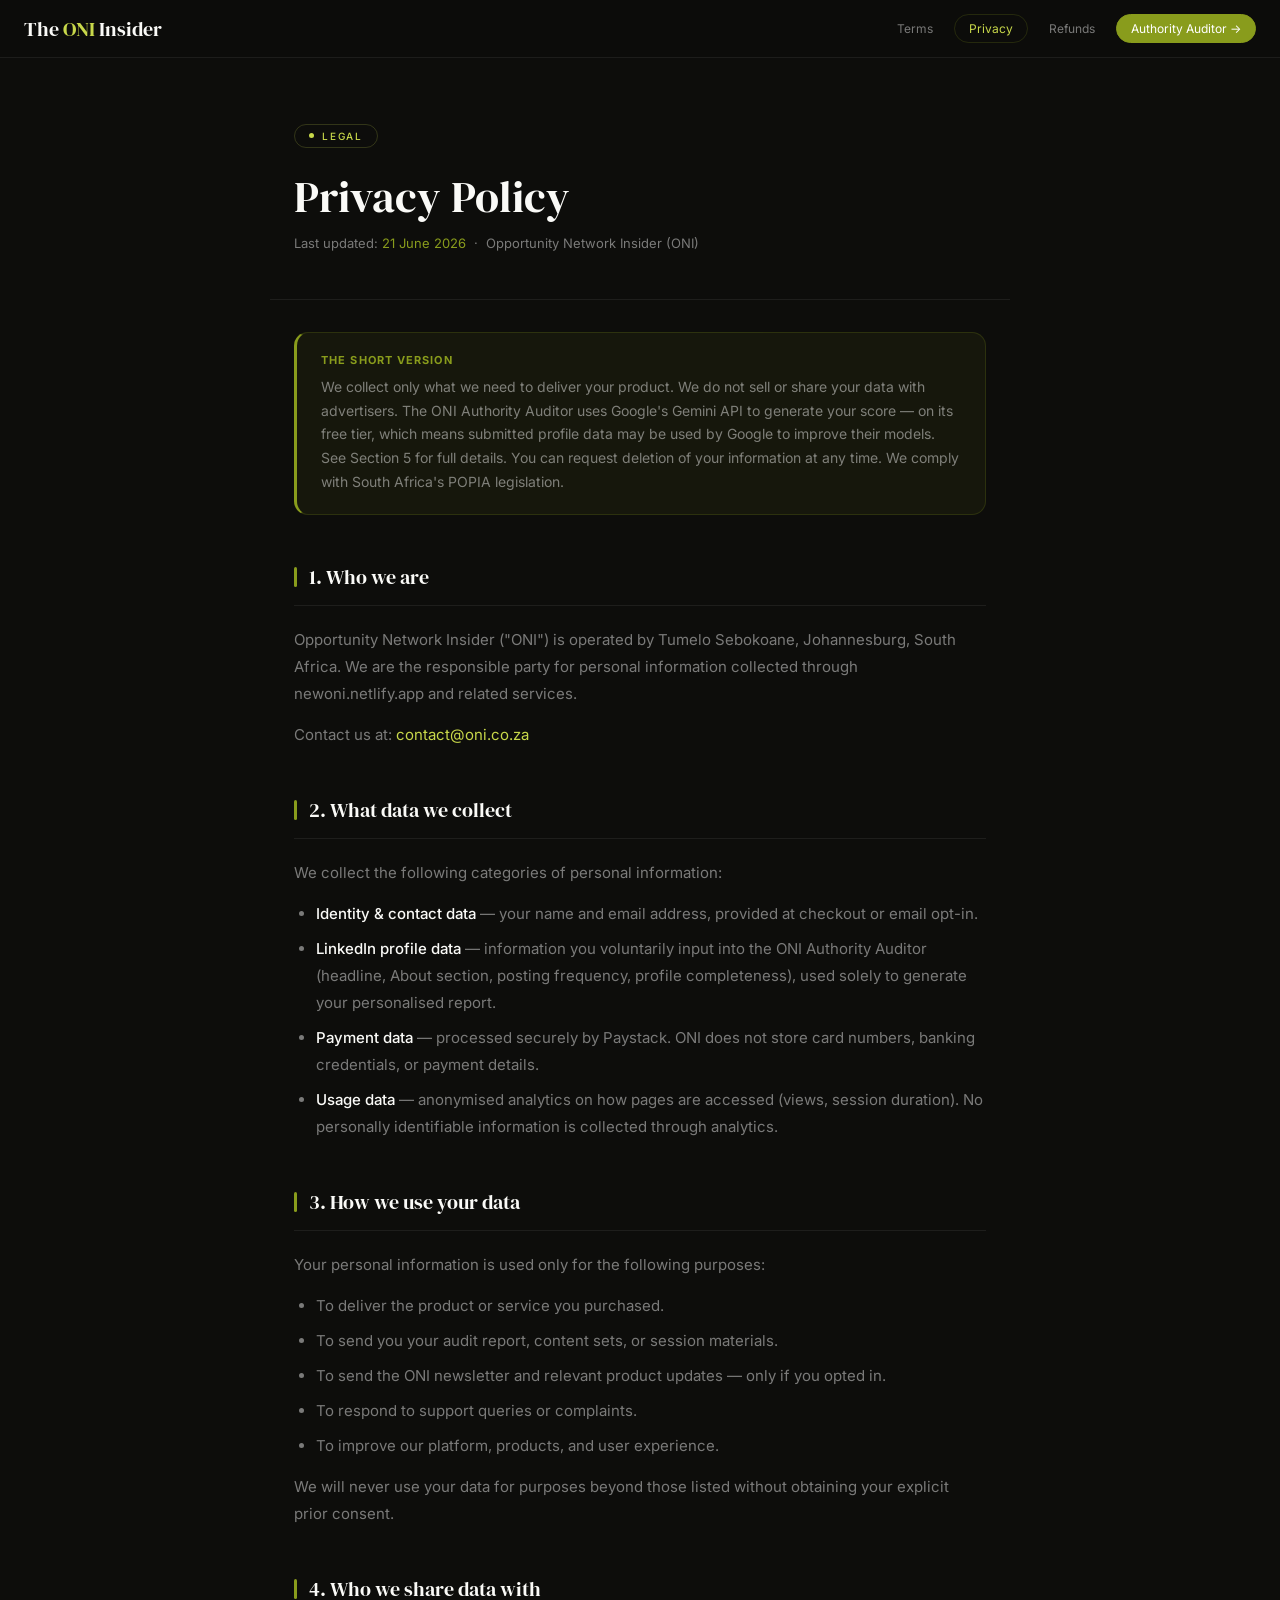
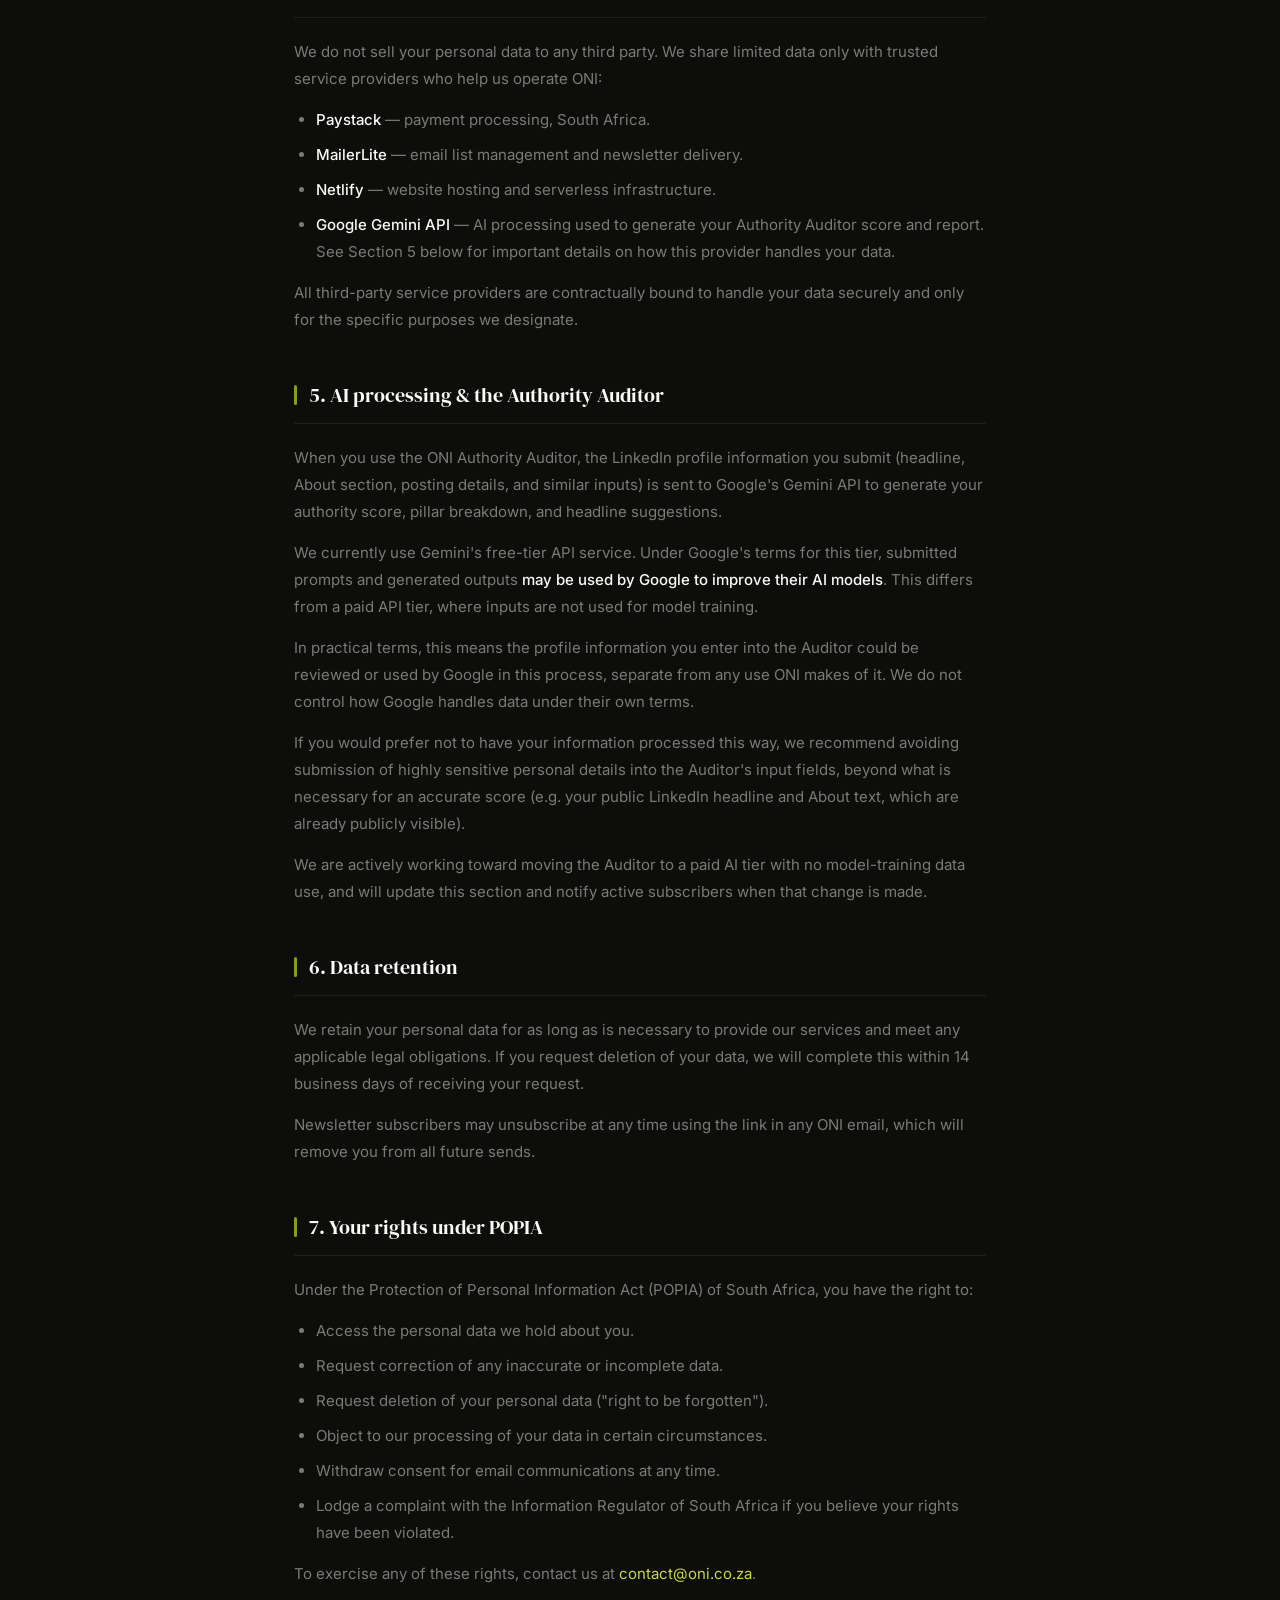
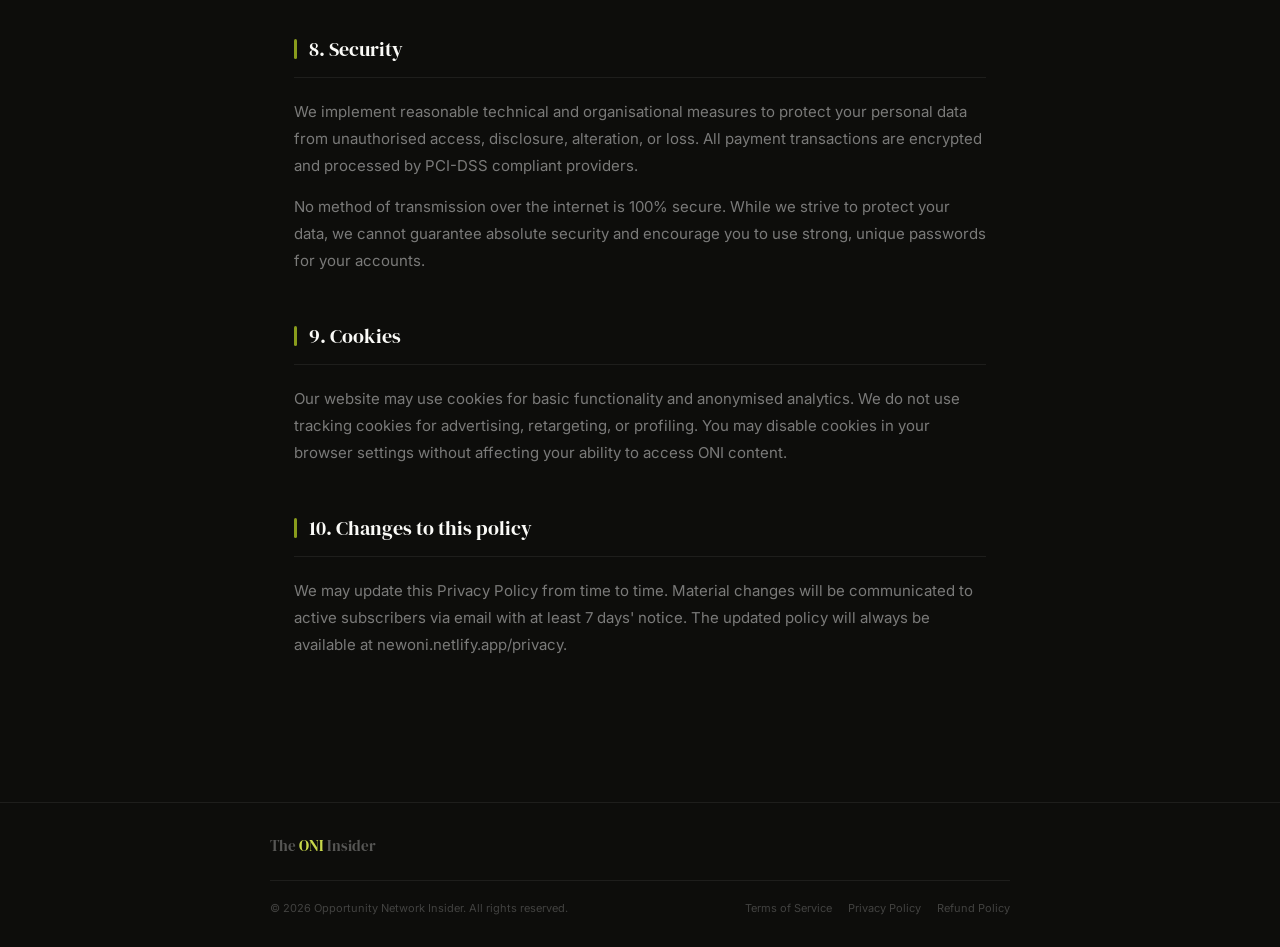
<file: privacy/index.html>
<!DOCTYPE html>
<html lang="en">
<head>
<meta charset="UTF-8" />
<meta name="viewport" content="width=device-width, initial-scale=1.0" />
<title>Privacy Policy — ONI</title>
<meta name="description" content="Privacy Policy for Opportunity Network Insider (ONI). We collect only what we need. We never sell your data." />
<link rel="stylesheet" href="../policy.css" />
</head>
<body>

<nav class="nav">
  <a class="nav-logo" href="/">The <em>ONI</em> Insider</a>
  <div class="nav-links">
    <a class="nav-link" href="/terms">Terms</a>
    <a class="nav-link active" href="/privacy">Privacy</a>
    <a class="nav-link" href="/refunds">Refunds</a>
    <a class="nav-link cta" href="/auditor">Authority Auditor →</a>
  </div>
</nav>

<div class="page-header">
  <div class="badge">Legal</div>
  <h1>Privacy Policy</h1>
  <p class="meta">Last updated: <em>21 June 2026</em> &nbsp;·&nbsp; Opportunity Network Insider (ONI)</p>
</div>

<div class="summary-box">
  <div class="highlight">
    <strong>The short version</strong>
    <p>We collect only what we need to deliver your product. We do not sell or share your data with advertisers. The ONI Authority Auditor uses Google's Gemini API to generate your score — on its free tier, which means submitted profile data may be used by Google to improve their models. See Section 5 for full details. You can request deletion of your information at any time. We comply with South Africa's POPIA legislation.</p>
  </div>
</div>

<div class="content">

  <div class="section">
    <h2>1. Who we are</h2>
    <p>Opportunity Network Insider ("ONI") is operated by Tumelo Sebokoane, Johannesburg, South Africa. We are the responsible party for personal information collected through newoni.netlify.app and related services.</p>
    <p>Contact us at: <a href="mailto:contact@oni.co.za">contact@oni.co.za</a></p>
  </div>

  <div class="section">
    <h2>2. What data we collect</h2>
    <p>We collect the following categories of personal information:</p>
    <ul>
      <li><strong>Identity & contact data</strong> — your name and email address, provided at checkout or email opt-in.</li>
      <li><strong>LinkedIn profile data</strong> — information you voluntarily input into the ONI Authority Auditor (headline, About section, posting frequency, profile completeness), used solely to generate your personalised report.</li>
      <li><strong>Payment data</strong> — processed securely by Paystack. ONI does not store card numbers, banking credentials, or payment details.</li>
      <li><strong>Usage data</strong> — anonymised analytics on how pages are accessed (views, session duration). No personally identifiable information is collected through analytics.</li>
    </ul>
  </div>

  <div class="section">
    <h2>3. How we use your data</h2>
    <p>Your personal information is used only for the following purposes:</p>
    <ul>
      <li>To deliver the product or service you purchased.</li>
      <li>To send you your audit report, content sets, or session materials.</li>
      <li>To send the ONI newsletter and relevant product updates — only if you opted in.</li>
      <li>To respond to support queries or complaints.</li>
      <li>To improve our platform, products, and user experience.</li>
    </ul>
    <p>We will never use your data for purposes beyond those listed without obtaining your explicit prior consent.</p>
  </div>

  <div class="section">
    <h2>4. Who we share data with</h2>
    <p>We do not sell your personal data to any third party. We share limited data only with trusted service providers who help us operate ONI:</p>
    <ul>
      <li><strong>Paystack</strong> — payment processing, South Africa.</li>
      <li><strong>MailerLite</strong> — email list management and newsletter delivery.</li>
      <li><strong>Netlify</strong> — website hosting and serverless infrastructure.</li>
      <li><strong>Google Gemini API</strong> — AI processing used to generate your Authority Auditor score and report. See Section 5 below for important details on how this provider handles your data.</li>
    </ul>
    <p>All third-party service providers are contractually bound to handle your data securely and only for the specific purposes we designate.</p>
  </div>

  <div class="section">
    <h2>5. AI processing & the Authority Auditor</h2>
    <p>When you use the ONI Authority Auditor, the LinkedIn profile information you submit (headline, About section, posting details, and similar inputs) is sent to Google's Gemini API to generate your authority score, pillar breakdown, and headline suggestions.</p>
    <p>We currently use Gemini's free-tier API service. Under Google's terms for this tier, submitted prompts and generated outputs <strong>may be used by Google to improve their AI models</strong>. This differs from a paid API tier, where inputs are not used for model training.</p>
    <p>In practical terms, this means the profile information you enter into the Auditor could be reviewed or used by Google in this process, separate from any use ONI makes of it. We do not control how Google handles data under their own terms.</p>
    <p>If you would prefer not to have your information processed this way, we recommend avoiding submission of highly sensitive personal details into the Auditor's input fields, beyond what is necessary for an accurate score (e.g. your public LinkedIn headline and About text, which are already publicly visible).</p>
    <p>We are actively working toward moving the Auditor to a paid AI tier with no model-training data use, and will update this section and notify active subscribers when that change is made.</p>
  </div>

  <div class="section">
    <h2>6. Data retention</h2>
    <p>We retain your personal data for as long as is necessary to provide our services and meet any applicable legal obligations. If you request deletion of your data, we will complete this within 14 business days of receiving your request.</p>
    <p>Newsletter subscribers may unsubscribe at any time using the link in any ONI email, which will remove you from all future sends.</p>
  </div>

  <div class="section">
    <h2>7. Your rights under POPIA</h2>
    <p>Under the Protection of Personal Information Act (POPIA) of South Africa, you have the right to:</p>
    <ul>
      <li>Access the personal data we hold about you.</li>
      <li>Request correction of any inaccurate or incomplete data.</li>
      <li>Request deletion of your personal data ("right to be forgotten").</li>
      <li>Object to our processing of your data in certain circumstances.</li>
      <li>Withdraw consent for email communications at any time.</li>
      <li>Lodge a complaint with the Information Regulator of South Africa if you believe your rights have been violated.</li>
    </ul>
    <p>To exercise any of these rights, contact us at <a href="mailto:contact@oni.co.za">contact@oni.co.za</a>.</p>
  </div>

  <div class="section">
    <h2>8. Security</h2>
    <p>We implement reasonable technical and organisational measures to protect your personal data from unauthorised access, disclosure, alteration, or loss. All payment transactions are encrypted and processed by PCI-DSS compliant providers.</p>
    <p>No method of transmission over the internet is 100% secure. While we strive to protect your data, we cannot guarantee absolute security and encourage you to use strong, unique passwords for your accounts.</p>
  </div>

  <div class="section">
    <h2>9. Cookies</h2>
    <p>Our website may use cookies for basic functionality and anonymised analytics. We do not use tracking cookies for advertising, retargeting, or profiling. You may disable cookies in your browser settings without affecting your ability to access ONI content.</p>
  </div>

  <div class="section">
    <h2>10. Changes to this policy</h2>
    <p>We may update this Privacy Policy from time to time. Material changes will be communicated to active subscribers via email with at least 7 days' notice. The updated policy will always be available at newoni.netlify.app/privacy.</p>
  </div>

</div>

<footer>
  <div class="footer-inner">
    <div class="footer-brand">The <em>ONI</em> Insider</div>
    <div class="footer-legal">
      <span class="footer-copy">© 2026 Opportunity Network Insider. All rights reserved.</span>
      <div class="footer-policy">
        <a href="/terms">Terms of Service</a>
        <a href="/privacy">Privacy Policy</a>
        <a href="/refunds">Refund Policy</a>
      </div>
    </div>
  </div>
</footer>

</body>
</html>
</file>
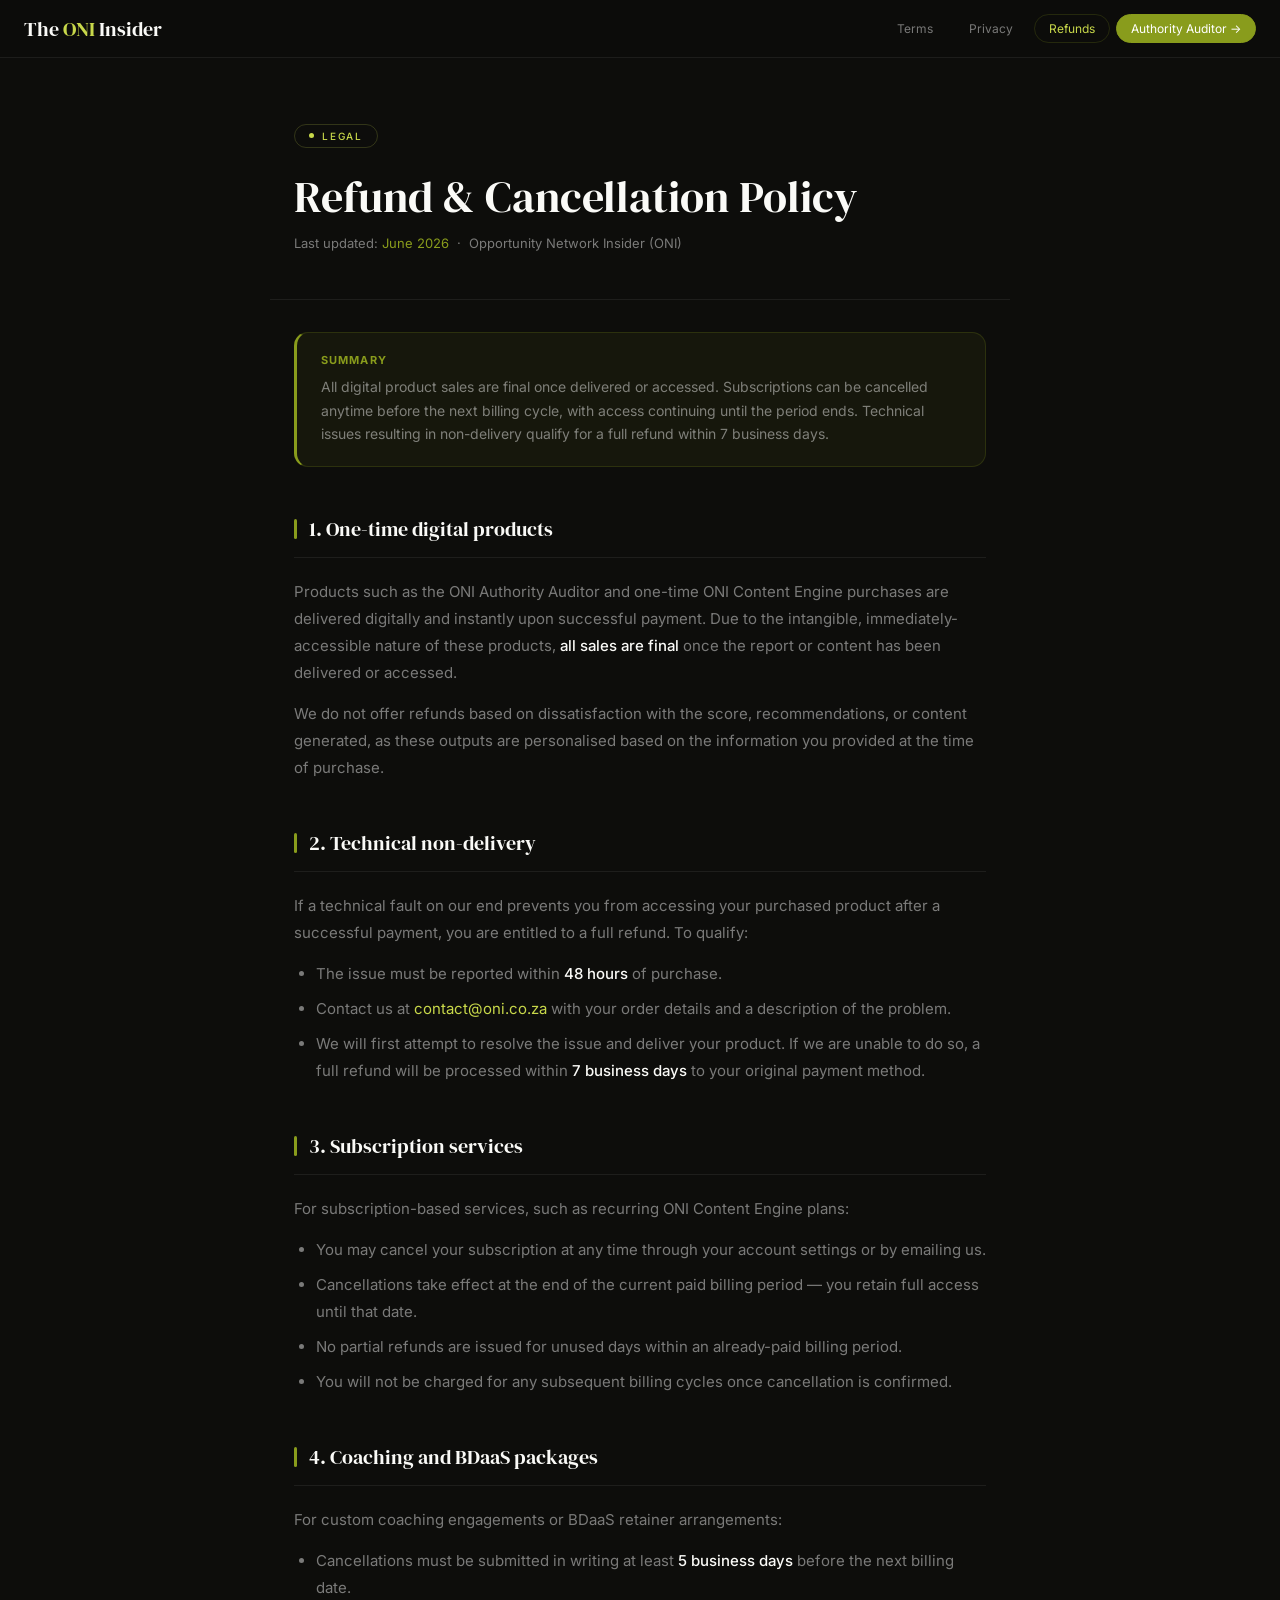
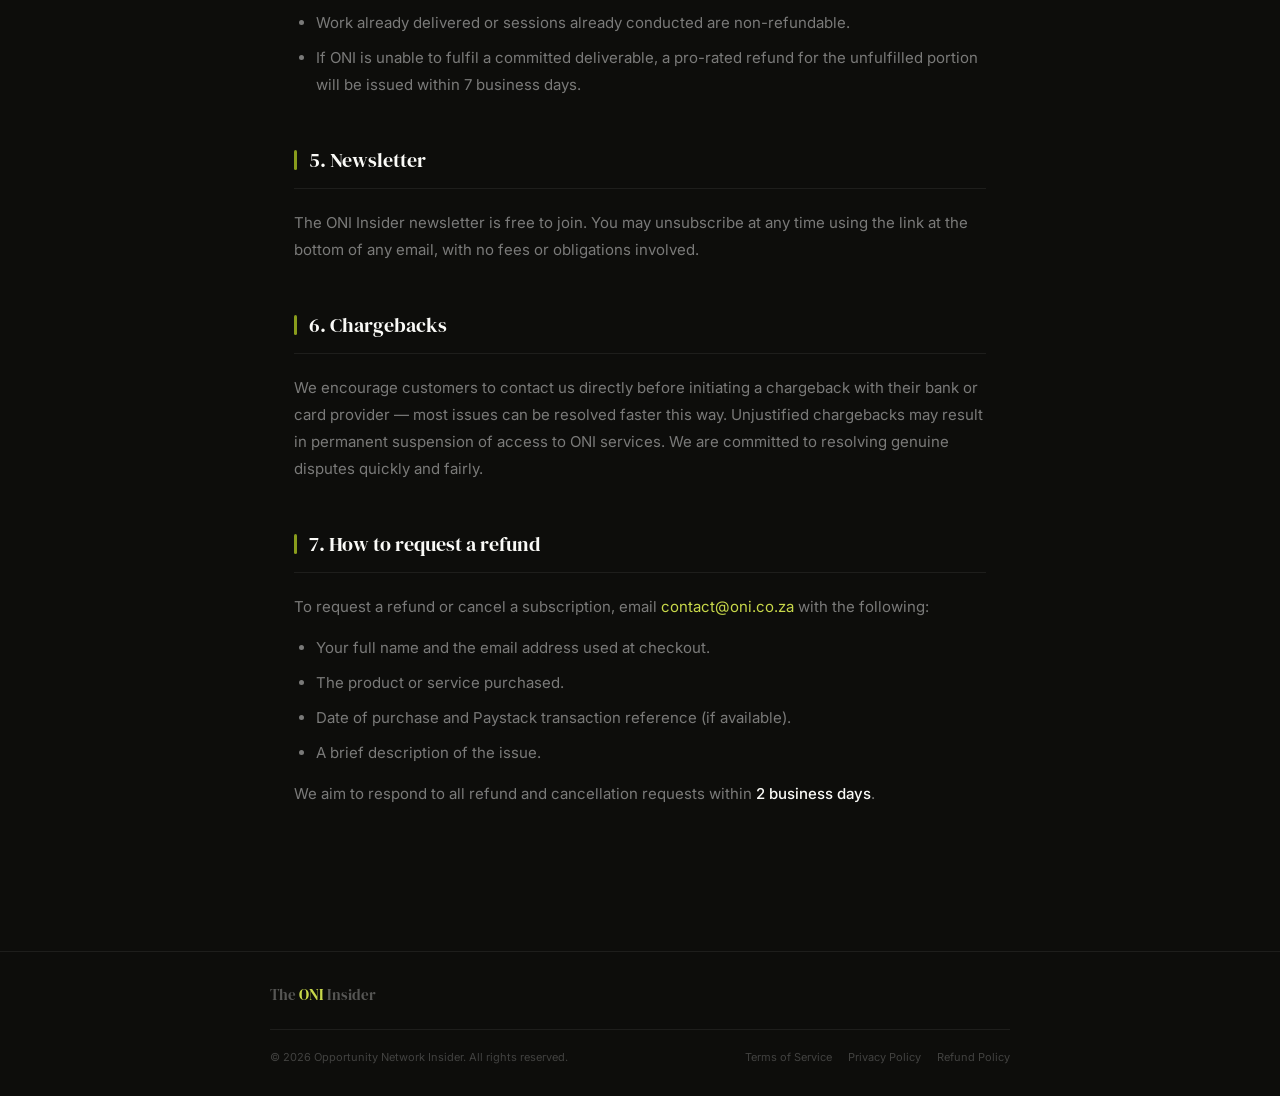
<file: refunds/index.html>
<!DOCTYPE html>
<html lang="en">
<head>
<meta charset="UTF-8" />
<meta name="viewport" content="width=device-width, initial-scale=1.0" />
<title>Refund & Cancellation Policy — ONI</title>
<meta name="description" content="Refund and cancellation policy for Opportunity Network Insider (ONI) digital products and subscription services." />
<link rel="stylesheet" href="../policy.css" />
</head>
<body>

<nav class="nav">
  <a class="nav-logo" href="/">The <em>ONI</em> Insider</a>
  <div class="nav-links">
    <a class="nav-link" href="/terms">Terms</a>
    <a class="nav-link" href="/privacy">Privacy</a>
    <a class="nav-link active" href="/refunds">Refunds</a>
    <a class="nav-link cta" href="/auditor">Authority Auditor →</a>
  </div>
</nav>

<div class="page-header">
  <div class="badge">Legal</div>
  <h1>Refund & Cancellation Policy</h1>
  <p class="meta">Last updated: <em>June 2026</em> &nbsp;·&nbsp; Opportunity Network Insider (ONI)</p>
</div>

<div class="summary-box">
  <div class="highlight">
    <strong>Summary</strong>
    <p>All digital product sales are final once delivered or accessed. Subscriptions can be cancelled anytime before the next billing cycle, with access continuing until the period ends. Technical issues resulting in non-delivery qualify for a full refund within 7 business days.</p>
  </div>
</div>

<div class="content">

  <div class="section">
    <h2>1. One-time digital products</h2>
    <p>Products such as the ONI Authority Auditor and one-time ONI Content Engine purchases are delivered digitally and instantly upon successful payment. Due to the intangible, immediately-accessible nature of these products, <strong>all sales are final</strong> once the report or content has been delivered or accessed.</p>
    <p>We do not offer refunds based on dissatisfaction with the score, recommendations, or content generated, as these outputs are personalised based on the information you provided at the time of purchase.</p>
  </div>

  <div class="section">
    <h2>2. Technical non-delivery</h2>
    <p>If a technical fault on our end prevents you from accessing your purchased product after a successful payment, you are entitled to a full refund. To qualify:</p>
    <ul>
      <li>The issue must be reported within <strong>48 hours</strong> of purchase.</li>
      <li>Contact us at <a href="mailto:contact@oni.co.za">contact@oni.co.za</a> with your order details and a description of the problem.</li>
      <li>We will first attempt to resolve the issue and deliver your product. If we are unable to do so, a full refund will be processed within <strong>7 business days</strong> to your original payment method.</li>
    </ul>
  </div>

  <div class="section">
    <h2>3. Subscription services</h2>
    <p>For subscription-based services, such as recurring ONI Content Engine plans:</p>
    <ul>
      <li>You may cancel your subscription at any time through your account settings or by emailing us.</li>
      <li>Cancellations take effect at the end of the current paid billing period — you retain full access until that date.</li>
      <li>No partial refunds are issued for unused days within an already-paid billing period.</li>
      <li>You will not be charged for any subsequent billing cycles once cancellation is confirmed.</li>
    </ul>
  </div>

  <div class="section">
    <h2>4. Coaching and BDaaS packages</h2>
    <p>For custom coaching engagements or BDaaS retainer arrangements:</p>
    <ul>
      <li>Cancellations must be submitted in writing at least <strong>5 business days</strong> before the next billing date.</li>
      <li>Work already delivered or sessions already conducted are non-refundable.</li>
      <li>If ONI is unable to fulfil a committed deliverable, a pro-rated refund for the unfulfilled portion will be issued within 7 business days.</li>
    </ul>
  </div>

  <div class="section">
    <h2>5. Newsletter</h2>
    <p>The ONI Insider newsletter is free to join. You may unsubscribe at any time using the link at the bottom of any email, with no fees or obligations involved.</p>
  </div>

  <div class="section">
    <h2>6. Chargebacks</h2>
    <p>We encourage customers to contact us directly before initiating a chargeback with their bank or card provider — most issues can be resolved faster this way. Unjustified chargebacks may result in permanent suspension of access to ONI services. We are committed to resolving genuine disputes quickly and fairly.</p>
  </div>

  <div class="section">
    <h2>7. How to request a refund</h2>
    <p>To request a refund or cancel a subscription, email <a href="mailto:contact@oni.co.za">contact@oni.co.za</a> with the following:</p>
    <ul>
      <li>Your full name and the email address used at checkout.</li>
      <li>The product or service purchased.</li>
      <li>Date of purchase and Paystack transaction reference (if available).</li>
      <li>A brief description of the issue.</li>
    </ul>
    <p>We aim to respond to all refund and cancellation requests within <strong>2 business days</strong>.</p>
  </div>

</div>

<footer>
  <div class="footer-inner">
    <div class="footer-brand">The <em>ONI</em> Insider</div>
    <div class="footer-legal">
      <span class="footer-copy">© 2026 Opportunity Network Insider. All rights reserved.</span>
      <div class="footer-policy">
        <a href="/terms">Terms of Service</a>
        <a href="/privacy">Privacy Policy</a>
        <a href="/refunds">Refund Policy</a>
      </div>
    </div>
  </div>
</footer>

</body>
</html>
</file>
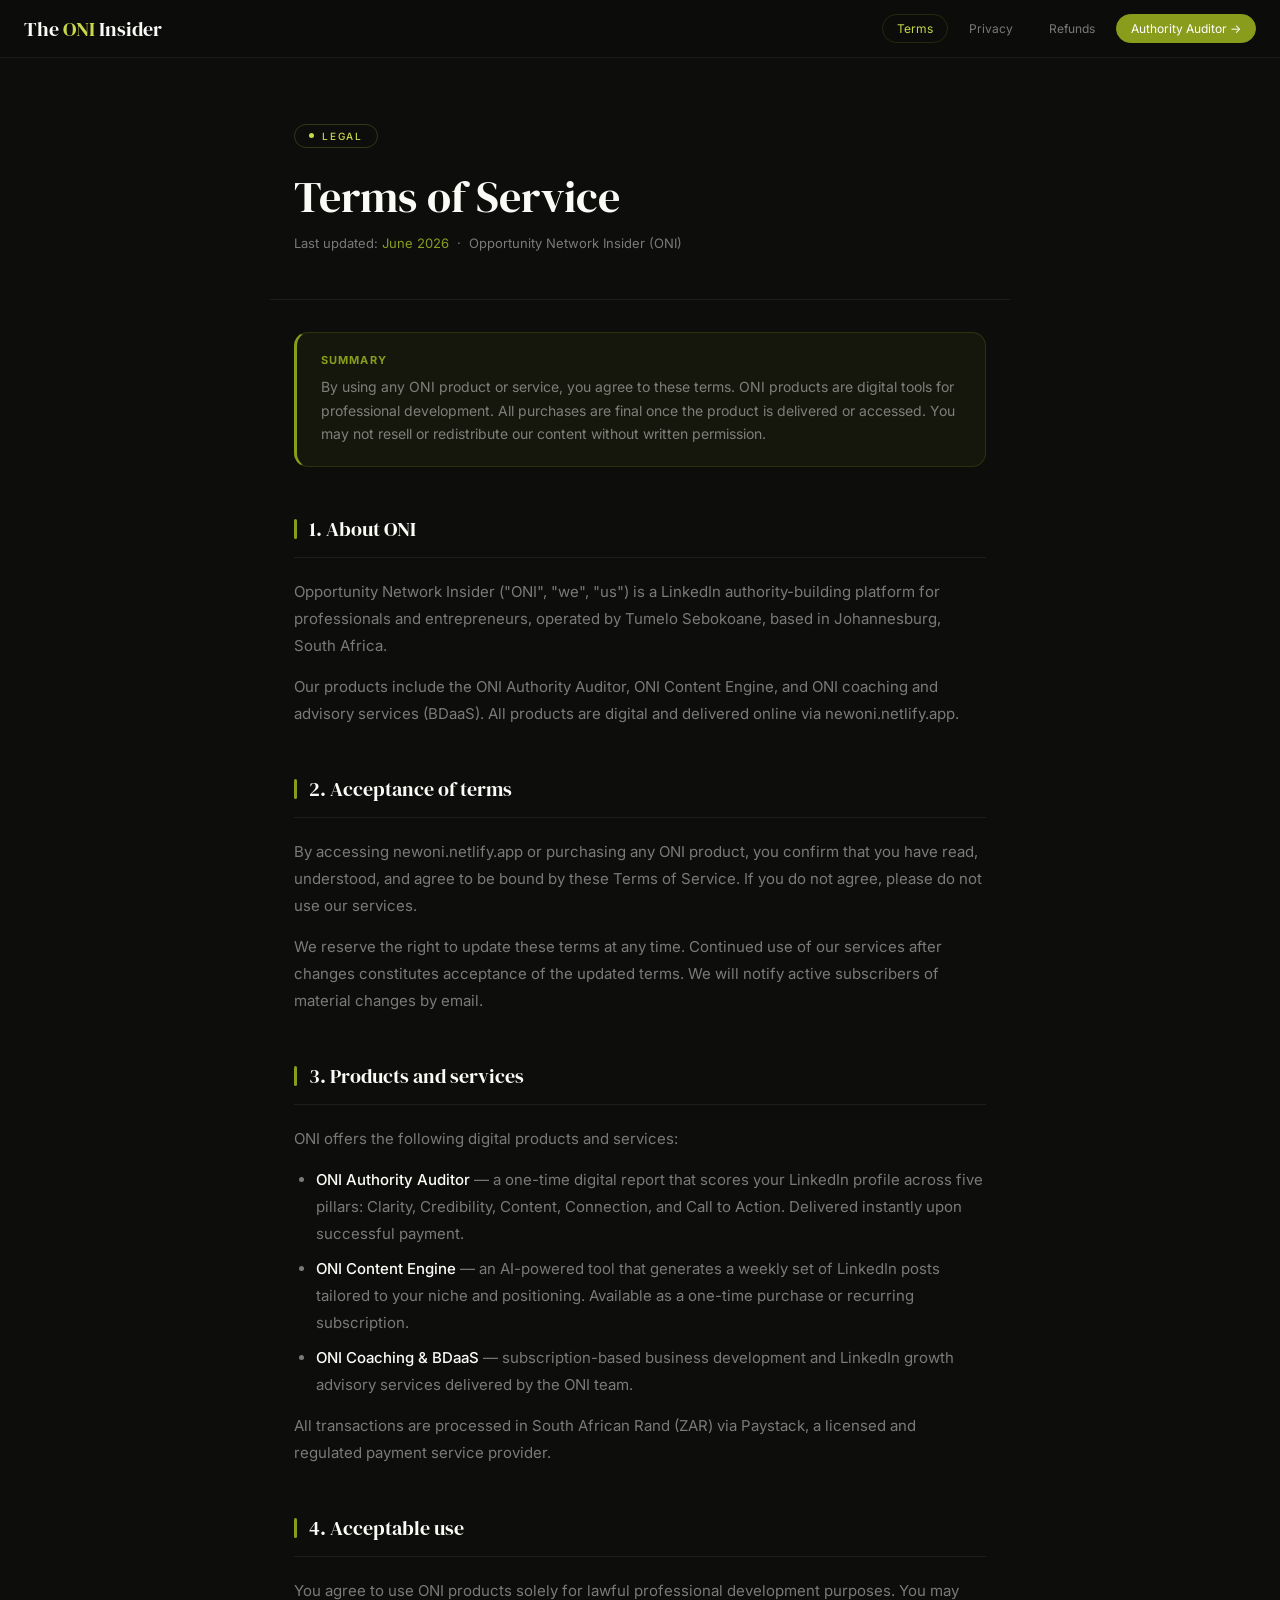
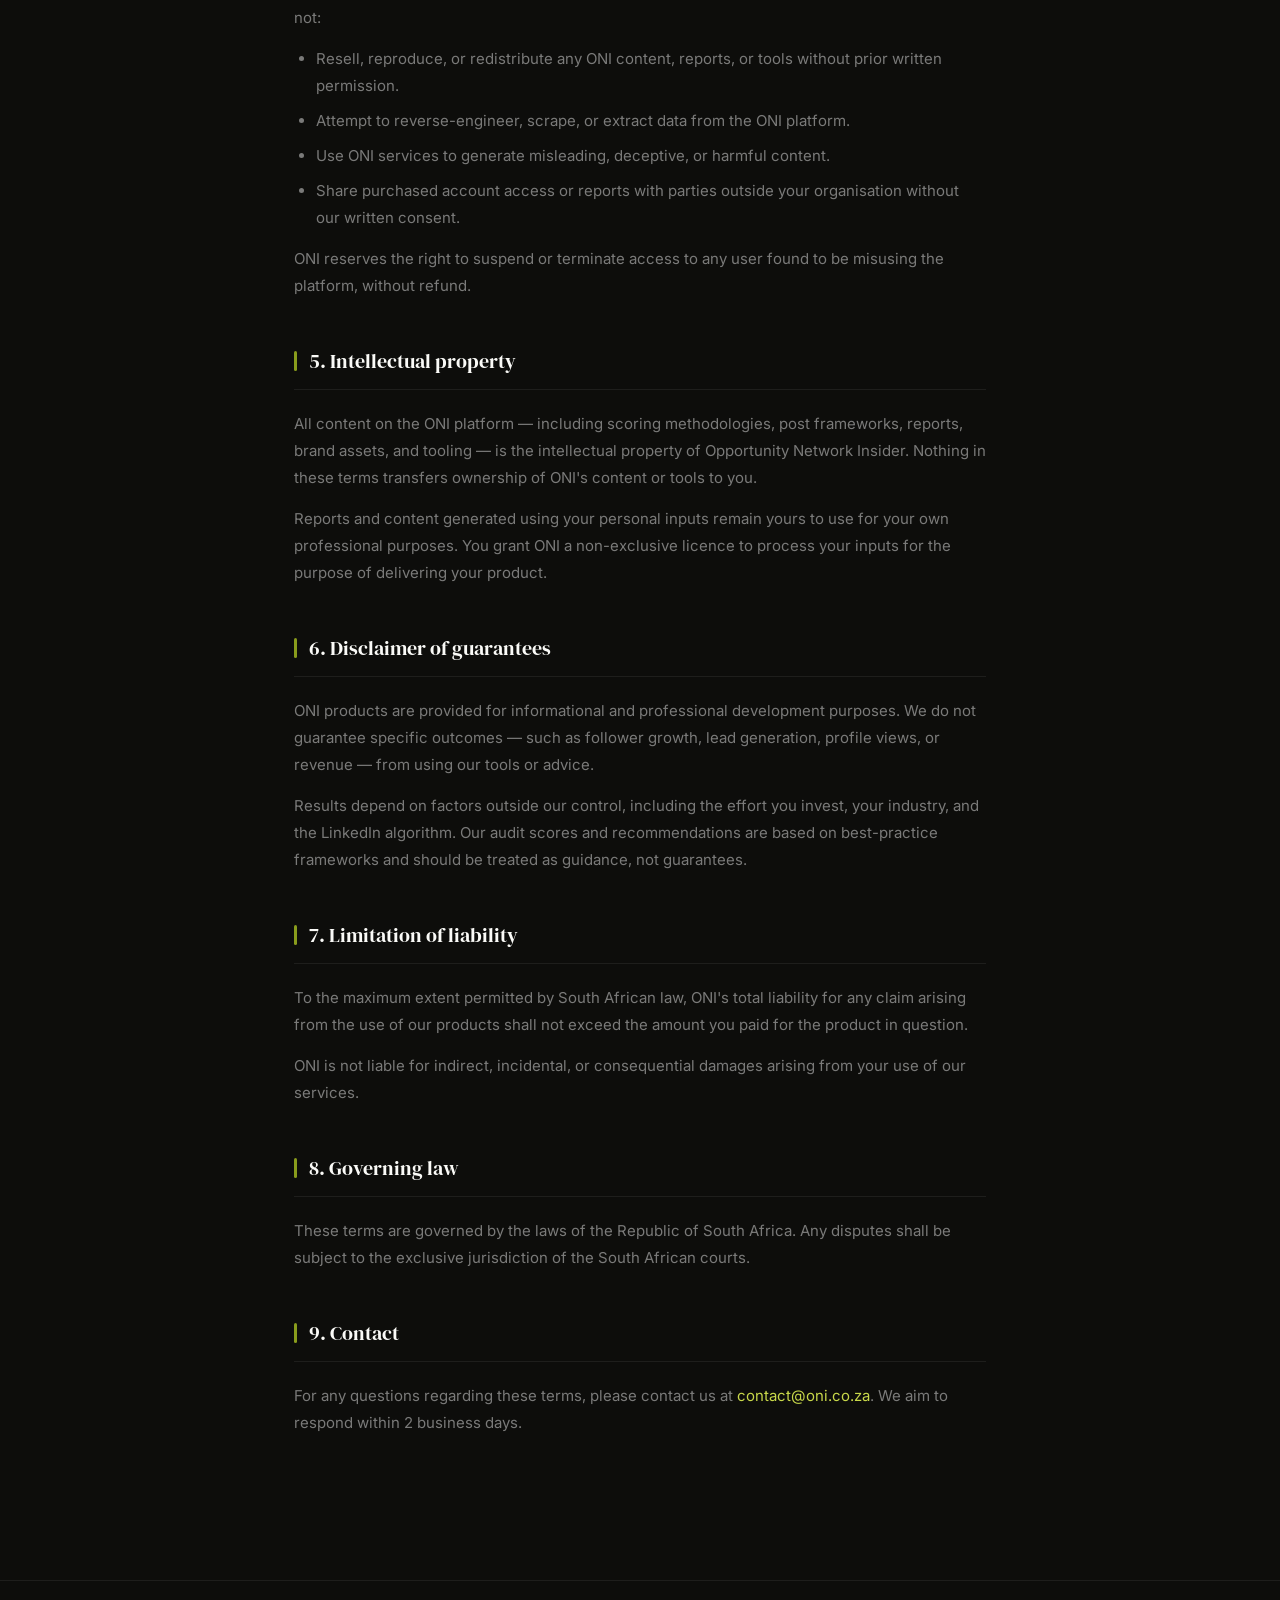
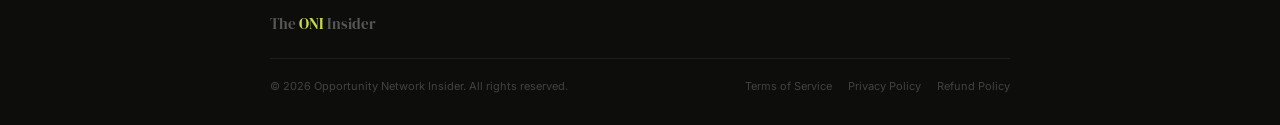
<file: terms/index.html>
<!DOCTYPE html>
<html lang="en">
<head>
<meta charset="UTF-8" />
<meta name="viewport" content="width=device-width, initial-scale=1.0" />
<title>Terms of Service — ONI</title>
<meta name="description" content="Terms of Service for Opportunity Network Insider (ONI) digital products and services." />
<link rel="stylesheet" href="../policy.css" />
</head>
<body>

<nav class="nav">
  <a class="nav-logo" href="/">The <em>ONI</em> Insider</a>
  <div class="nav-links">
    <a class="nav-link active" href="/terms">Terms</a>
    <a class="nav-link" href="/privacy">Privacy</a>
    <a class="nav-link" href="/refunds">Refunds</a>
    <a class="nav-link cta" href="/auditor">Authority Auditor →</a>
  </div>
</nav>

<div class="page-header">
  <div class="badge">Legal</div>
  <h1>Terms of Service</h1>
  <p class="meta">Last updated: <em>June 2026</em> &nbsp;·&nbsp; Opportunity Network Insider (ONI)</p>
</div>

<div class="summary-box">
  <div class="highlight">
    <strong>Summary</strong>
    <p>By using any ONI product or service, you agree to these terms. ONI products are digital tools for professional development. All purchases are final once the product is delivered or accessed. You may not resell or redistribute our content without written permission.</p>
  </div>
</div>

<div class="content">

  <div class="section">
    <h2>1. About ONI</h2>
    <p>Opportunity Network Insider ("ONI", "we", "us") is a LinkedIn authority-building platform for professionals and entrepreneurs, operated by Tumelo Sebokoane, based in Johannesburg, South Africa.</p>
    <p>Our products include the ONI Authority Auditor, ONI Content Engine, and ONI coaching and advisory services (BDaaS). All products are digital and delivered online via newoni.netlify.app.</p>
  </div>

  <div class="section">
    <h2>2. Acceptance of terms</h2>
    <p>By accessing newoni.netlify.app or purchasing any ONI product, you confirm that you have read, understood, and agree to be bound by these Terms of Service. If you do not agree, please do not use our services.</p>
    <p>We reserve the right to update these terms at any time. Continued use of our services after changes constitutes acceptance of the updated terms. We will notify active subscribers of material changes by email.</p>
  </div>

  <div class="section">
    <h2>3. Products and services</h2>
    <p>ONI offers the following digital products and services:</p>
    <ul>
      <li><strong>ONI Authority Auditor</strong> — a one-time digital report that scores your LinkedIn profile across five pillars: Clarity, Credibility, Content, Connection, and Call to Action. Delivered instantly upon successful payment.</li>
      <li><strong>ONI Content Engine</strong> — an AI-powered tool that generates a weekly set of LinkedIn posts tailored to your niche and positioning. Available as a one-time purchase or recurring subscription.</li>
      <li><strong>ONI Coaching & BDaaS</strong> — subscription-based business development and LinkedIn growth advisory services delivered by the ONI team.</li>
    </ul>
    <p>All transactions are processed in South African Rand (ZAR) via Paystack, a licensed and regulated payment service provider.</p>
  </div>

  <div class="section">
    <h2>4. Acceptable use</h2>
    <p>You agree to use ONI products solely for lawful professional development purposes. You may not:</p>
    <ul>
      <li>Resell, reproduce, or redistribute any ONI content, reports, or tools without prior written permission.</li>
      <li>Attempt to reverse-engineer, scrape, or extract data from the ONI platform.</li>
      <li>Use ONI services to generate misleading, deceptive, or harmful content.</li>
      <li>Share purchased account access or reports with parties outside your organisation without our written consent.</li>
    </ul>
    <p>ONI reserves the right to suspend or terminate access to any user found to be misusing the platform, without refund.</p>
  </div>

  <div class="section">
    <h2>5. Intellectual property</h2>
    <p>All content on the ONI platform — including scoring methodologies, post frameworks, reports, brand assets, and tooling — is the intellectual property of Opportunity Network Insider. Nothing in these terms transfers ownership of ONI's content or tools to you.</p>
    <p>Reports and content generated using your personal inputs remain yours to use for your own professional purposes. You grant ONI a non-exclusive licence to process your inputs for the purpose of delivering your product.</p>
  </div>

  <div class="section">
    <h2>6. Disclaimer of guarantees</h2>
    <p>ONI products are provided for informational and professional development purposes. We do not guarantee specific outcomes — such as follower growth, lead generation, profile views, or revenue — from using our tools or advice.</p>
    <p>Results depend on factors outside our control, including the effort you invest, your industry, and the LinkedIn algorithm. Our audit scores and recommendations are based on best-practice frameworks and should be treated as guidance, not guarantees.</p>
  </div>

  <div class="section">
    <h2>7. Limitation of liability</h2>
    <p>To the maximum extent permitted by South African law, ONI's total liability for any claim arising from the use of our products shall not exceed the amount you paid for the product in question.</p>
    <p>ONI is not liable for indirect, incidental, or consequential damages arising from your use of our services.</p>
  </div>

  <div class="section">
    <h2>8. Governing law</h2>
    <p>These terms are governed by the laws of the Republic of South Africa. Any disputes shall be subject to the exclusive jurisdiction of the South African courts.</p>
  </div>

  <div class="section">
    <h2>9. Contact</h2>
    <p>For any questions regarding these terms, please contact us at <a href="mailto:contact@oni.co.za">contact@oni.co.za</a>. We aim to respond within 2 business days.</p>
  </div>

</div>

<footer>
  <div class="footer-inner">
    <div class="footer-brand">The <em>ONI</em> Insider</div>
    <div class="footer-legal">
      <span class="footer-copy">© 2026 Opportunity Network Insider. All rights reserved.</span>
      <div class="footer-policy">
        <a href="/terms">Terms of Service</a>
        <a href="/privacy">Privacy Policy</a>
        <a href="/refunds">Refund Policy</a>
      </div>
    </div>
  </div>
</footer>

</body>
</html>
</file>
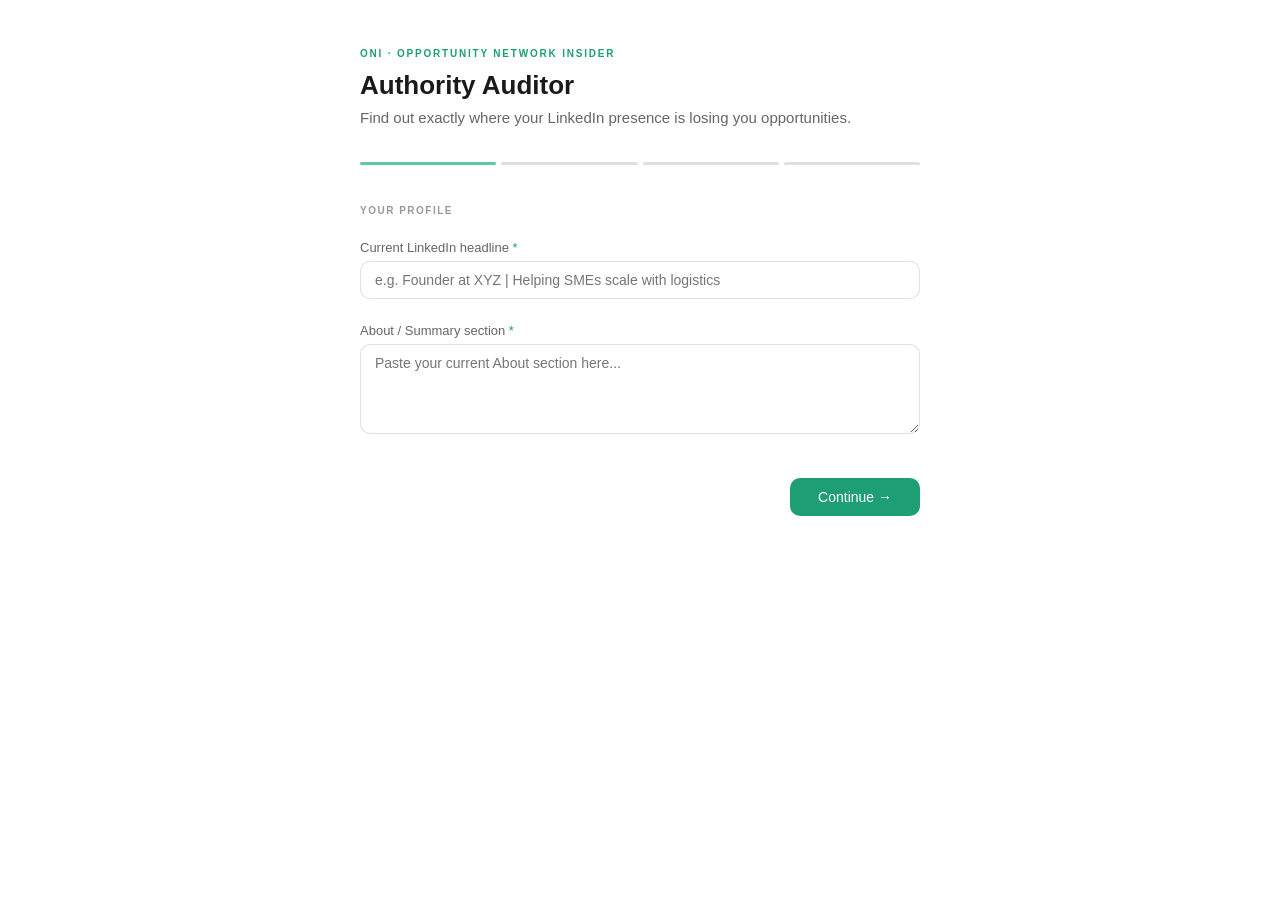
<file: auditor-index (1).html>
<!DOCTYPE html>
<html lang="en">
<head>
<meta charset="UTF-8" />
<meta name="viewport" content="width=device-width, initial-scale=1.0" />
<title>ONI Authority Auditor</title>
<script src="https://js.paystack.co/v1/inline.js"></script>
<style>
  *, *::before, *::after { box-sizing: border-box; margin: 0; padding: 0; }
  :root {
    --green: #1D9E75; --green-light: #E1F5EE; --green-mid: #5DCAA5;
    --green-dark: #085041; --amber: #EF9F27; --red: #E24B4A;
    --text-primary: #1a1a1a; --text-secondary: #666; --text-muted: #999;
    --border: rgba(0,0,0,0.12); --bg: #fff; --bg-secondary: #f7f7f5;
    --radius: 10px; --radius-lg: 14px;
  }
  @media (prefers-color-scheme: dark) {
    :root {
      --text-primary: #f0ede8; --text-secondary: #a8a49e; --text-muted: #6b6760;
      --border: rgba(255,255,255,0.1); --bg: #1a1a18; --bg-secondary: #242420;
    }
  }
  body { font-family: -apple-system, BlinkMacSystemFont, 'Segoe UI', sans-serif; background: var(--bg); color: var(--text-primary); min-height: 100vh; display: flex; justify-content: center; padding: 2rem 1rem 4rem; }
  .wrap { width: 100%; max-width: 560px; }
  .header { margin-bottom: 2rem; padding-top: 1rem; }
  .logo { font-size: 10px; font-weight: 600; letter-spacing: 0.18em; color: var(--green); text-transform: uppercase; margin-bottom: 0.6rem; }
  .title { font-size: 26px; font-weight: 600; color: var(--text-primary); line-height: 1.25; }
  .subtitle { font-size: 15px; color: var(--text-secondary); margin-top: 0.4rem; line-height: 1.5; }
  .progress-bar { display: flex; gap: 5px; margin-bottom: 2.5rem; }
  .pd { height: 3px; flex: 1; background: var(--border); border-radius: 2px; transition: background 0.3s; }
  .pd.done { background: var(--green); }
  .pd.active { background: var(--green-mid); }
  .step { display: none; }
  .step.active { display: block; }
  .sec-label { font-size: 10px; font-weight: 600; letter-spacing: 0.15em; color: var(--text-muted); text-transform: uppercase; margin-bottom: 1.5rem; }
  .field { margin-bottom: 1.5rem; }
  .field label { display: block; font-size: 13px; color: var(--text-secondary); margin-bottom: 6px; }
  .field label em { color: var(--green); font-style: normal; }
  input[type=text], input[type=email], textarea { width: 100%; background: var(--bg); color: var(--text-primary); border: 1px solid var(--border); border-radius: var(--radius); padding: 10px 14px; font-size: 14px; font-family: inherit; resize: vertical; transition: border 0.2s; }
  input[type=text]:focus, input[type=email]:focus, textarea:focus { outline: none; border-color: var(--green); }
  textarea { min-height: 90px; }
  .togs { display: flex; gap: 7px; flex-wrap: wrap; }
  .tog { padding: 7px 14px; border-radius: 20px; border: 1px solid var(--border); font-size: 13px; cursor: pointer; color: var(--text-secondary); background: var(--bg); transition: all 0.15s; user-select: none; }
  .tog:hover { border-color: var(--green); color: var(--green); }
  .tog.sel { background: var(--green-light); border-color: var(--green); color: var(--green-dark); font-weight: 500; }
  @media (prefers-color-scheme: dark) { .tog.sel { background: rgba(29,158,117,0.2); color: var(--green-mid); } }
  .btn-row { display: flex; justify-content: space-between; align-items: center; margin-top: 2.5rem; }
  .btn-next { padding: 11px 28px; background: var(--green); color: #fff; border: none; border-radius: var(--radius); font-size: 14px; font-weight: 500; cursor: pointer; transition: opacity 0.15s; }
  .btn-next:hover { opacity: 0.85; }
  .btn-next:disabled { opacity: 0.5; cursor: not-allowed; }
  .btn-back { font-size: 13px; color: var(--text-muted); cursor: pointer; background: none; border: none; }
  .btn-back:hover { color: var(--text-secondary); }
  .err { font-size: 12px; color: var(--red); margin-top: 5px; display: none; }
  .analyzing { text-align: center; padding: 4rem 0; display: none; }
  .analyzing.vis { display: block; }
  .spinner { width: 36px; height: 36px; border: 2px solid var(--border); border-top-color: var(--green); border-radius: 50%; animation: spin 0.8s linear infinite; margin: 0 auto 1rem; }
  @keyframes spin { to { transform: rotate(360deg); } }
  .analyzing p { font-size: 14px; color: var(--text-secondary); }
  .free-preview { display: none; }
  .free-preview.vis { display: block; }
  .score-block { display: flex; gap: 1.5rem; align-items: center; padding: 1.5rem; background: var(--bg-secondary); border-radius: var(--radius-lg); margin-bottom: 2rem; }
  .ring-wrap { position: relative; width: 80px; height: 80px; flex-shrink: 0; }
  .ring-wrap svg { transform: rotate(-90deg); }
  .ring-num { position: absolute; inset: 0; display: flex; align-items: center; justify-content: center; font-size: 22px; font-weight: 600; color: var(--text-primary); }
  .score-info h2 { font-size: 18px; font-weight: 600; margin-bottom: 4px; }
  .score-info p { font-size: 13px; color: var(--text-secondary); line-height: 1.6; }
  .locked-section { margin-bottom: 2rem; }
  .locked-grid { display: grid; grid-template-columns: 1fr 1fr; gap: 10px; margin-bottom: 1.5rem; filter: blur(4px); user-select: none; pointer-events: none; }
  .pillar { background: var(--bg); border: 1px solid var(--border); border-radius: var(--radius); padding: 12px 14px; }
  .p-top { display: flex; justify-content: space-between; align-items: center; margin-bottom: 8px; }
  .p-name { font-size: 11px; font-weight: 600; color: var(--text-muted); letter-spacing: 0.05em; text-transform: uppercase; }
  .p-score { font-size: 14px; font-weight: 600; }
  .p-bg { height: 3px; background: var(--border); border-radius: 2px; }
  .p-fill { height: 3px; border-radius: 2px; }
  .paywall { background: var(--bg-secondary); border: 1px solid var(--border); border-radius: var(--radius-lg); padding: 1.5rem; text-align: center; margin-bottom: 2rem; }
  .paywall-icon { font-size: 28px; margin-bottom: 0.75rem; }
  .paywall h3 { font-size: 17px; font-weight: 600; margin-bottom: 6px; }
  .paywall p { font-size: 13px; color: var(--text-secondary); line-height: 1.6; margin-bottom: 1.25rem; }
  .paywall-items { text-align: left; margin-bottom: 1.5rem; }
  .paywall-item { display: flex; align-items: center; gap: 8px; font-size: 13px; color: var(--text-secondary); margin-bottom: 6px; }
  .paywall-item span.tick { color: var(--green); font-weight: 600; }
  .paywall-price { font-size: 22px; font-weight: 700; color: var(--text-primary); margin-bottom: 1rem; }
  .paywall-price small { font-size: 13px; font-weight: 400; color: var(--text-muted); }
  .email-gate { margin-bottom: 1rem; }
  .btn-pay { width: 100%; padding: 14px; background: var(--green); color: #fff; border: none; border-radius: var(--radius); font-size: 15px; font-weight: 600; cursor: pointer; transition: opacity 0.15s; }
  .btn-pay:hover { opacity: 0.85; }
  .btn-pay:disabled { opacity: 0.5; cursor: not-allowed; }
  .secure-note { font-size: 11px; color: var(--text-muted); margin-top: 8px; }
  .report { display: none; }
  .report.vis { display: block; }
  .pillars-full { display: grid; grid-template-columns: 1fr 1fr; gap: 10px; margin-bottom: 2rem; }
  .pillar-full { background: var(--bg); border: 1px solid var(--border); border-radius: var(--radius); padding: 12px 14px; }
  .pf-top { display: flex; justify-content: space-between; align-items: center; margin-bottom: 6px; }
  .pf-name { font-size: 11px; font-weight: 600; color: var(--text-muted); letter-spacing: 0.05em; text-transform: uppercase; }
  .pf-score { font-size: 14px; font-weight: 600; }
  .pf-bg { height: 3px; background: var(--border); border-radius: 2px; margin-bottom: 8px; }
  .pf-fill { height: 3px; border-radius: 2px; transition: width 1s ease; }
  .pf-note { font-size: 12px; color: var(--text-secondary); line-height: 1.5; }
  .fixes-title { font-size: 10px; font-weight: 600; letter-spacing: 0.14em; color: var(--text-muted); text-transform: uppercase; margin-bottom: 1rem; }
  .fix { background: var(--bg); border: 1px solid var(--border); border-radius: var(--radius); padding: 14px 16px; margin-bottom: 10px; }
  .fix-num { font-size: 10px; font-weight: 600; color: var(--green); letter-spacing: 0.12em; text-transform: uppercase; margin-bottom: 4px; }
  .fix-h { font-size: 14px; font-weight: 600; margin-bottom: 5px; }
  .fix-b { font-size: 13px; color: var(--text-secondary); line-height: 1.65; }
  .hl-box { background: var(--green-light); border: 1px solid var(--green-mid); border-radius: var(--radius); padding: 16px; margin: 1.5rem 0; }
  @media (prefers-color-scheme: dark) { .hl-box { background: rgba(29,158,117,0.15); border-color: rgba(29,158,117,0.3); } }
  .hl-label { font-size: 10px; font-weight: 600; color: var(--green); letter-spacing: 0.12em; text-transform: uppercase; margin-bottom: 8px; }
  .hl-text { font-size: 15px; color: var(--green-dark); font-weight: 500; line-height: 1.5; }
  @media (prefers-color-scheme: dark) { .hl-text { color: var(--green-mid); } }
  .ctas { display: flex; gap: 10px; margin-top: 1.5rem; }
  .cta-p { flex: 1; padding: 13px; background: var(--green); color: #fff; border: none; border-radius: var(--radius); font-size: 14px; font-weight: 500; cursor: pointer; }
  .cta-p:hover { opacity: 0.85; }
  .cta-s { flex: 1; padding: 13px; background: var(--bg); color: var(--text-primary); border: 1px solid var(--border); border-radius: var(--radius); font-size: 14px; cursor: pointer; }
  .cta-s:hover { background: var(--bg-secondary); }
  .success-badge { display: inline-flex; align-items: center; gap: 6px; background: var(--green-light); border: 1px solid var(--green-mid); border-radius: 20px; padding: 5px 12px; font-size: 12px; font-weight: 600; color: var(--green-dark); margin-bottom: 1.5rem; }
  @media (prefers-color-scheme: dark) { .success-badge { background: rgba(29,158,117,0.2); color: var(--green-mid); } }
</style>
</head>

<body>
<div class="wrap">
  <div class="header">
    <div class="logo">ONI · Opportunity Network Insider</div>
    <div class="title">Authority Auditor</div>
    <div class="subtitle">Find out exactly where your LinkedIn presence is losing you opportunities.</div>
  </div>

  <div class="progress-bar">
    <div class="pd active" id="d0"></div>
    <div class="pd" id="d1"></div>
    <div class="pd" id="d2"></div>
    <div class="pd" id="d3"></div>
  </div>

  <div class="step active" id="s0">
    <div class="sec-label">Your profile</div>
    <div class="field">
      <label>Current LinkedIn headline <em>*</em></label>
      <input type="text" id="hl" placeholder="e.g. Founder at XYZ | Helping SMEs scale with logistics" />
      <div class="err" id="e-hl">Please enter your headline</div>
    </div>
    <div class="field">
      <label>About / Summary section <em>*</em></label>
      <textarea id="ab" placeholder="Paste your current About section here..."></textarea>
      <div class="err" id="e-ab">Please paste your About section</div>
    </div>
    <div class="btn-row"><span></span><button class="btn-next" onclick="go(0)">Continue →</button></div>
  </div>

  <div class="step" id="s1">
    <div class="sec-label">Profile completeness</div>
    <div class="field">
      <label>What does your profile currently have?</label>
      <div class="togs">
        <div class="tog" onclick="tog(this)" data-k="photo">Professional photo</div>
        <div class="tog" onclick="tog(this)" data-k="banner">Custom banner</div>
        <div class="tog" onclick="tog(this)" data-k="featured">Featured section</div>
        <div class="tog" onclick="tog(this)" data-k="recs">3+ recommendations</div>
        <div class="tog" onclick="tog(this)" data-k="skills">Skills listed</div>
        <div class="tog" onclick="tog(this)" data-k="creator">Creator mode on</div>
      </div>
    </div>
    <div class="field" style="margin-top:1.5rem">
      <label>Connection count</label>
      <div class="togs">
        <div class="tog" onclick="one(this,'conn')" data-k="conn-low">Under 100</div>
        <div class="tog" onclick="one(this,'conn')" data-k="conn-mid">100–499</div>
        <div class="tog" onclick="one(this,'conn')" data-k="conn-high">500+</div>
      </div>
    </div>
    <div class="btn-row"><button class="btn-back" onclick="back(1)">← Back</button><button class="btn-next" onclick="go(1)">Continue →</button></div>
  </div>

  <div class="step" id="s2">
    <div class="sec-label">Content & engagement</div>
    <div class="field">
      <label>How often do you post?</label>
      <div class="togs">
        <div class="tog" onclick="one(this,'freq')" data-k="freq-never">Rarely or never</div>
        <div class="tog" onclick="one(this,'freq')" data-k="freq-monthly">1–2x per month</div>
        <div class="tog" onclick="one(this,'freq')" data-k="freq-weekly">Weekly</div>
        <div class="tog" onclick="one(this,'freq')" data-k="freq-daily">3–5x per week</div>
      </div>
    </div>
    <div class="field" style="margin-top:1.5rem">
      <label>What do you mostly post?</label>
      <div class="togs">
        <div class="tog" onclick="tog(this)" data-k="pt-opinion">Opinions / takes</div>
        <div class="tog" onclick="tog(this)" data-k="pt-tips">Tips / how-tos</div>
        <div class="tog" onclick="tog(this)" data-k="pt-stories">Personal stories</div>
        <div class="tog" onclick="tog(this)" data-k="pt-results">Results / proof</div>
        <div class="tog" onclick="tog(this)" data-k="pt-reposts">Reposts only</div>
        <div class="tog" onclick="tog(this)" data-k="pt-none">I don't post</div>
      </div>
    </div>
    <div class="btn-row"><button class="btn-back" onclick="back(2)">← Back</button><button class="btn-next" onclick="go(2)">Continue →</button></div>
  </div>

  <div class="step" id="s3">
    <div class="sec-label">Who you are</div>
    <div class="field">
      <label>You are primarily a...</label>
      <div class="togs">
        <div class="tog" onclick="one(this,'role')" data-k="role-founder">Founder</div>
        <div class="tog" onclick="one(this,'role')" data-k="role-exec">Executive</div>
        <div class="tog" onclick="one(this,'role')" data-k="role-pro">Professional</div>
        <div class="tog" onclick="one(this,'role')" data-k="role-consultant">Consultant</div>
        <div class="tog" onclick="one(this,'role')" data-k="role-investor">Investor</div>
      </div>
    </div>
    <div class="field" style="margin-top:1.5rem">
      <label>Main goal on LinkedIn</label>
      <div class="togs">
        <div class="tog" onclick="one(this,'goal')" data-k="goal-clients">Attract clients</div>
        <div class="tog" onclick="one(this,'goal')" data-k="goal-investors">Attract investors</div>
        <div class="tog" onclick="one(this,'goal')" data-k="goal-job">Land a better role</div>
        <div class="tog" onclick="one(this,'goal')" data-k="goal-partners">Find partners</div>
        <div class="tog" onclick="one(this,'goal')" data-k="goal-brand">Build personal brand</div>
      </div>
    </div>
    <div class="btn-row"><button class="btn-back" onclick="back(3)">← Back</button><button class="btn-next" onclick="runAudit()">Get my score →</button></div>
  </div>

  <div class="analyzing" id="analyzing">
    <div class="spinner"></div>
    <p id="amsg">Auditing your profile...</p>
  </div>

  <div class="free-preview" id="free-preview">
    <div class="score-block" id="score-block-free"></div>
    <div class="locked-section">
      <div class="locked-grid" id="locked-pillars"></div>
      <div class="paywall">
        <div class="paywall-icon">🔒</div>
        <h3>Unlock your full ONI report</h3>
        <p>Your score is ready. Pay once to unlock your complete breakdown, priority fixes, and AI headline rewrite.</p>
        <div class="paywall-items">
          <div class="paywall-item"><span class="tick">✓</span> All 5 pillar scores with detailed notes</div>
          <div class="paywall-item"><span class="tick">✓</span> Top 3 personalised priority fixes</div>
          <div class="paywall-item"><span class="tick">✓</span> AI-rewritten LinkedIn headline</div>
          <div class="paywall-item"><span class="tick">✓</span> Instant delivery — no waiting</div>
        </div>
        <div class="paywall-price">R199 <small>once-off</small></div>
        <div class="email-gate">
          <input type="email" id="pay-email" placeholder="Your email address" />
          <div class="err" id="e-email">Please enter a valid email</div>
        </div>
        <button class="btn-pay" id="btn-pay" onclick="pay()">Pay R199 & unlock report →</button>
        <div class="secure-note">🔒 Secured by Paystack · Card, EFT, or bank transfer</div>
      </div>
    </div>
  </div>

  <div class="report" id="report"></div>
</div>

<script>

const PAYSTACK_KEY = 'pk_live_8c88dcf7bdd94e6edc9909a8f2cf9d7700c0acf4';
const AMOUNT = 19900;
const S = { t: {}, s: {} };
let cur = 0;
let auditResult = null;

const analyzeMessages = [
  'Auditing your profile clarity...','Scoring credibility signals...',
  'Evaluating content consistency...','Checking opportunity readiness...',
  'Generating your ONI score...'
];

function tog(el) { el.classList.toggle('sel'); S.t[el.dataset.k] = el.classList.contains('sel'); }
function one(el, grp) { el.parentElement.querySelectorAll('.tog').forEach(t => t.classList.remove('sel')); el.classList.add('sel'); S.s[grp] = el.dataset.k; }

function prog(step) {
  for (let i = 0; i < 4; i++) {
    const d = document.getElementById('d' + i);
    d.className = 'pd';
    if (i < step) d.classList.add('done');
    else if (i === step) d.classList.add('active');
  }
}

function go(from) {
  if (from === 0) {
    const h = document.getElementById('hl').value.trim();
    const a = document.getElementById('ab').value.trim();
    document.getElementById('e-hl').style.display = h ? 'none' : 'block';
    document.getElementById('e-ab').style.display = a ? 'none' : 'block';
    if (!h || !a) return;
  }
  document.getElementById('s' + from).classList.remove('active');
  cur = from + 1;
  document.getElementById('s' + cur).classList.add('active');
  prog(cur);
}

function back(from) {
  document.getElementById('s' + from).classList.remove('active');
  cur = from - 1;
  document.getElementById('s' + cur).classList.add('active');
  prog(cur);
}

async function runAudit() {
  document.getElementById('s3').classList.remove('active');
  const az = document.getElementById('analyzing');
  az.classList.add('vis');
  let mi = 0;
  const mel = document.getElementById('amsg');
  const interval = setInterval(() => { mi = (mi + 1) % analyzeMessages.length; mel.textContent = analyzeMessages[mi]; }, 1400);

  const headline = document.getElementById('hl').value.trim();
  const about = document.getElementById('ab').value.trim();
  const pts = ['pt-opinion','pt-tips','pt-stories','pt-results'].filter(k => S.t[k]);

  const prompt = `You are the ONI Authority Auditor — an AI scoring engine built on the ONI (Opportunity Network Insider) methodology for African professionals and founders. ONI's 5 pillars of LinkedIn authority are: Clarity, Credibility, Content, Connection, and Call to Action.

Analyze this LinkedIn profile data and return ONLY a valid JSON object. No markdown, no extra text.

PROFILE DATA:
- Headline: "${headline}"
- About section: "${about}"
- Has professional photo: ${!!S.t['photo']}
- Has custom banner: ${!!S.t['banner']}
- Has featured section: ${!!S.t['featured']}
- Has 3+ recommendations: ${!!S.t['recs']}
- Has skills listed: ${!!S.t['skills']}
- Creator mode: ${!!S.t['creator']}
- Connections: ${S.s['conn'] || 'unknown'}
- Posting frequency: ${S.s['freq'] || 'unknown'}
- Post types: ${pts.join(', ') || 'none'}
- Role: ${S.s['role'] || 'professional'}
- Goal: ${S.s['goal'] || 'brand'}

Score each pillar 0-20. Be honest and critical.

Return ONLY this JSON:
{
  "total": <0-100>,
  "level": "<Invisible|Underpositioned|Visible|Authority|Top Voice>",
  "level_description": "<2 sentence honest assessment>",
  "pillars": {
    "clarity": { "score": <0-20>, "note": "<specific observation>" },
    "credibility": { "score": <0-20>, "note": "<specific observation>" },
    "content": { "score": <0-20>, "note": "<specific observation>" },
    "connection": { "score": <0-20>, "note": "<specific observation>" },
    "cta": { "score": <0-20>, "note": "<specific observation>" }
  },
  "fixes": [
    { "title": "<action title>", "body": "<2-3 sentence instruction>" },
    { "title": "<action title>", "body": "<2-3 sentence instruction>" },
    { "title": "<action title>", "body": "<2-3 sentence instruction>" }
  ],
  "headline_rewrite": "<rewritten headline: Role + who you help + outcome>"
}`;

  try {
    const res = await fetch('/.netlify/functions/audit', {
      method: 'POST',
      headers: { 'Content-Type': 'application/json' },
      body: JSON.stringify({ messages: [{ role: 'user', content: prompt }] })
    });
    const data = await res.json();
    clearInterval(interval);
    az.classList.remove('vis');
    const raw = data.content.map(b => b.text || '').join('').replace(/```json|```/g,'').trim();
    auditResult = JSON.parse(raw);
  } catch(e) {
    console.error('Audit failed, using fallback. Reason:', e.message);
    clearInterval(interval);
    az.classList.remove('vis');
    auditResult = getFallback();
  }
  showFreePreview();
}

function colr(score, max) {
  const p = score / max;
  if (p >= 0.75) return '#1D9E75';
  if (p >= 0.5) return '#EF9F27';
  return '#E24B4A';
}

function showFreePreview() {
  const r = auditResult;
  const C = 2 * Math.PI * 34;
  const offset = C - (r.total / 100) * C;
  const rc = colr(r.total, 100);

  document.getElementById('score-block-free').innerHTML = `
    <div class="ring-wrap">
      <svg width="80" height="80" viewBox="0 0 80 80">
        <circle cx="40" cy="40" r="34" fill="none" stroke="#e5e5e0" stroke-width="6"/>
        <circle cx="40" cy="40" r="34" fill="none" stroke="${rc}" stroke-width="6"
          stroke-dasharray="${C.toFixed(1)}" stroke-dashoffset="${offset.toFixed(1)}" stroke-linecap="round"/>
      </svg>
      <div class="ring-num">${r.total}</div>
    </div>
    <div class="score-info"><h2>${r.level}</h2><p>${r.level_description}</p></div>`;

  document.getElementById('locked-pillars').innerHTML = Object.entries(r.pillars).map(([k, p]) => {
    const c = colr(p.score, 20);
    return `<div class="pillar"><div class="p-top"><span class="p-name">${k}</span><span class="p-score" style="color:${c}">${p.score}/20</span></div><div class="p-bg"><div class="p-fill" style="width:${(p.score/20*100)}%;background:${c}"></div></div></div>`;
  }).join('');

  document.getElementById('free-preview').classList.add('vis');
}

function pay() {
  const emailEl = document.getElementById('pay-email');
  const email = emailEl.value.trim();
  const valid = /^[^\s@]+@[^\s@]+\.[^\s@]+$/.test(email);
  document.getElementById('e-email').style.display = valid ? 'none' : 'block';
  if (!valid) return;

  const btn = document.getElementById('btn-pay');
  btn.disabled = true;
  btn.textContent = 'Opening payment...';

  let paymentCompleted = false;

  const handler = PaystackPop.setup({
    key: PAYSTACK_KEY,
    email: email,
    amount: AMOUNT,
    currency: 'ZAR',
    ref: 'ONI-' + Date.now(),
    metadata: { custom_fields: [{ display_name: 'Product', variable_name: 'product', value: 'ONI Authority Audit' }] },
    callback: function(response) {
      paymentCompleted = true;
      btn.disabled = false;
      btn.textContent = 'Pay R199 & unlock report →';
      fetch('/.netlify/functions/subscribe', {
        method: 'POST',
        headers: { 'Content-Type': 'application/json' },
        body: JSON.stringify({ email: email, source: 'auditor_paid' })
      }).catch(e => console.error('Tagging auditor_paid failed:', e));
      unlockReport();
    },
    onClose: function() {
      btn.disabled = false;
      btn.textContent = 'Pay R199 & unlock report →';
      if (!paymentCompleted) {
        fetch('/.netlify/functions/subscribe', {
          method: 'POST',
          headers: { 'Content-Type': 'application/json' },
          body: JSON.stringify({ email: email, source: 'auditor_abandoned' })
        }).catch(e => console.error('Tagging auditor_abandoned failed:', e));
      }
    }
  });
  handler.openIframe();
}

function unlockReport() {
  document.getElementById('free-preview').classList.remove('vis');
  const r = auditResult;
  const C = 2 * Math.PI * 34;
  const offset = C - (r.total / 100) * C;
  const rc = colr(r.total, 100);

  document.getElementById('report').innerHTML = `
    <div class="success-badge">✓ Payment confirmed — full report unlocked</div>
    <div class="score-block">
      <div class="ring-wrap">
        <svg width="80" height="80" viewBox="0 0 80 80">
          <circle cx="40" cy="40" r="34" fill="none" stroke="#e5e5e0" stroke-width="6"/>
          <circle cx="40" cy="40" r="34" fill="none" stroke="${rc}" stroke-width="6"
            stroke-dasharray="${C.toFixed(1)}" stroke-dashoffset="${offset.toFixed(1)}" stroke-linecap="round"/>
        </svg>
        <div class="ring-num">${r.total}</div>
      </div>
      <div class="score-info"><h2>${r.level}</h2><p>${r.level_description}</p></div>
    </div>
    <div class="pillars-full">${Object.entries(r.pillars).map(([k,p]) => {
      const c = colr(p.score,20);
      return `<div class="pillar-full"><div class="pf-top"><span class="pf-name">${k}</span><span class="pf-score" style="color:${c}">${p.score}/20</span></div><div class="pf-bg"><div class="pf-fill" style="width:${p.score/20*100}%;background:${c}"></div></div><div class="pf-note">${p.note}</div></div>`;
    }).join('')}</div>
    <div class="fixes-title">Your top 3 priority fixes</div>
    ${r.fixes.map((f,i) => `<div class="fix"><div class="fix-num">Priority ${i+1}</div><div class="fix-h">${f.title}</div><div class="fix-b">${f.body}</div></div>`).join('')}
    <div class="hl-box"><div class="hl-label">✦ ONI headline rewrite</div><div class="hl-text">${r.headline_rewrite}</div></div>
    <div class="ctas">
      <button class="cta-p" onclick="window.open('https://www.linkedin.com','_blank')">Go fix my profile →</button>
      <button class="cta-s" onclick="resetAll()">Audit another profile</button>
    </div>`;

  document.getElementById('report').classList.add('vis');
}

function getFallback() {
  return {
    total: 48, level: "Underpositioned",
    level_description: "Your profile exists but it isn't actively working for you. Opportunities are passing by because the right signals aren't in place yet.",
    pillars: {
      clarity: { score: 10, note: "Your headline names your role but doesn't communicate who you help or what result they get." },
      credibility: { score: 9, note: "Proof points are thin. Visitors can't easily verify your expertise or track record." },
      content: { score: 8, note: "Inconsistent posting means you're invisible most of the time." },
      connection: { score: 13, note: "You have a network but it isn't being actively engaged." },
      cta: { score: 8, note: "It's unclear what someone should do after viewing your profile." }
    },
    fixes: [
      { title: "Rewrite your headline for outcomes not titles", body: "Remove the job title and replace it with the result you deliver. Use the formula: [Who you are] helping [audience] achieve [specific outcome]." },
      { title: "Post once a week on the same day", body: "Consistency beats frequency. One post every Tuesday builds a pattern. Pick a topic lane and commit for 90 days." },
      { title: "Add a clear CTA to your About section", body: "End your About section with one specific action — book a call, download something, send a message." }
    ],
    headline_rewrite: "Founder & Strategist | Helping African professionals attract opportunities through LinkedIn authority"
  };
}

function resetAll() {
  document.getElementById('report').classList.remove('vis');
  document.getElementById('report').innerHTML = '';
  document.getElementById('free-preview').classList.remove('vis');
  document.getElementById('hl').value = '';
  document.getElementById('ab').value = '';
  document.getElementById('pay-email').value = '';
  document.querySelectorAll('.tog').forEach(t => t.classList.remove('sel'));
  Object.assign(S, { t: {}, s: {} });
  auditResult = null; cur = 0;
  document.getElementById('s0').classList.add('active');
  prog(0);
}
</script>
</body>
</html>
</file>
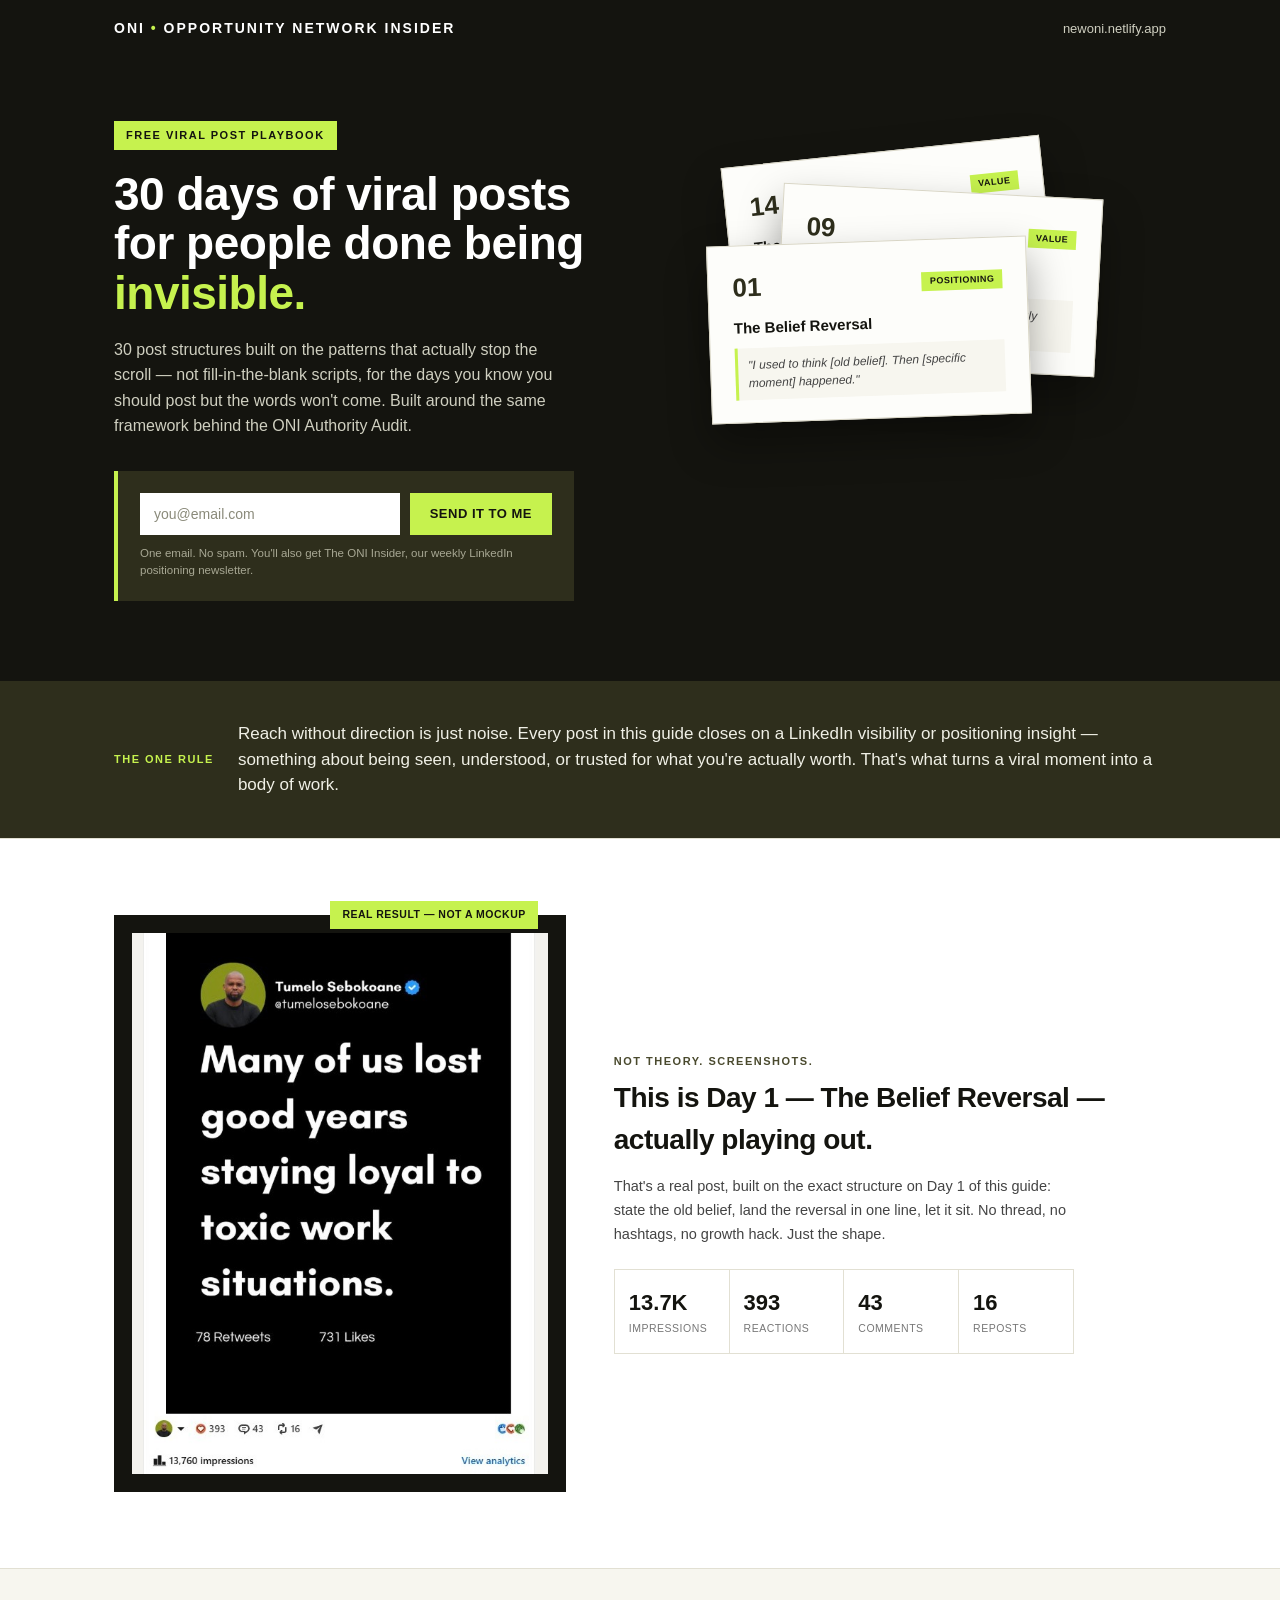
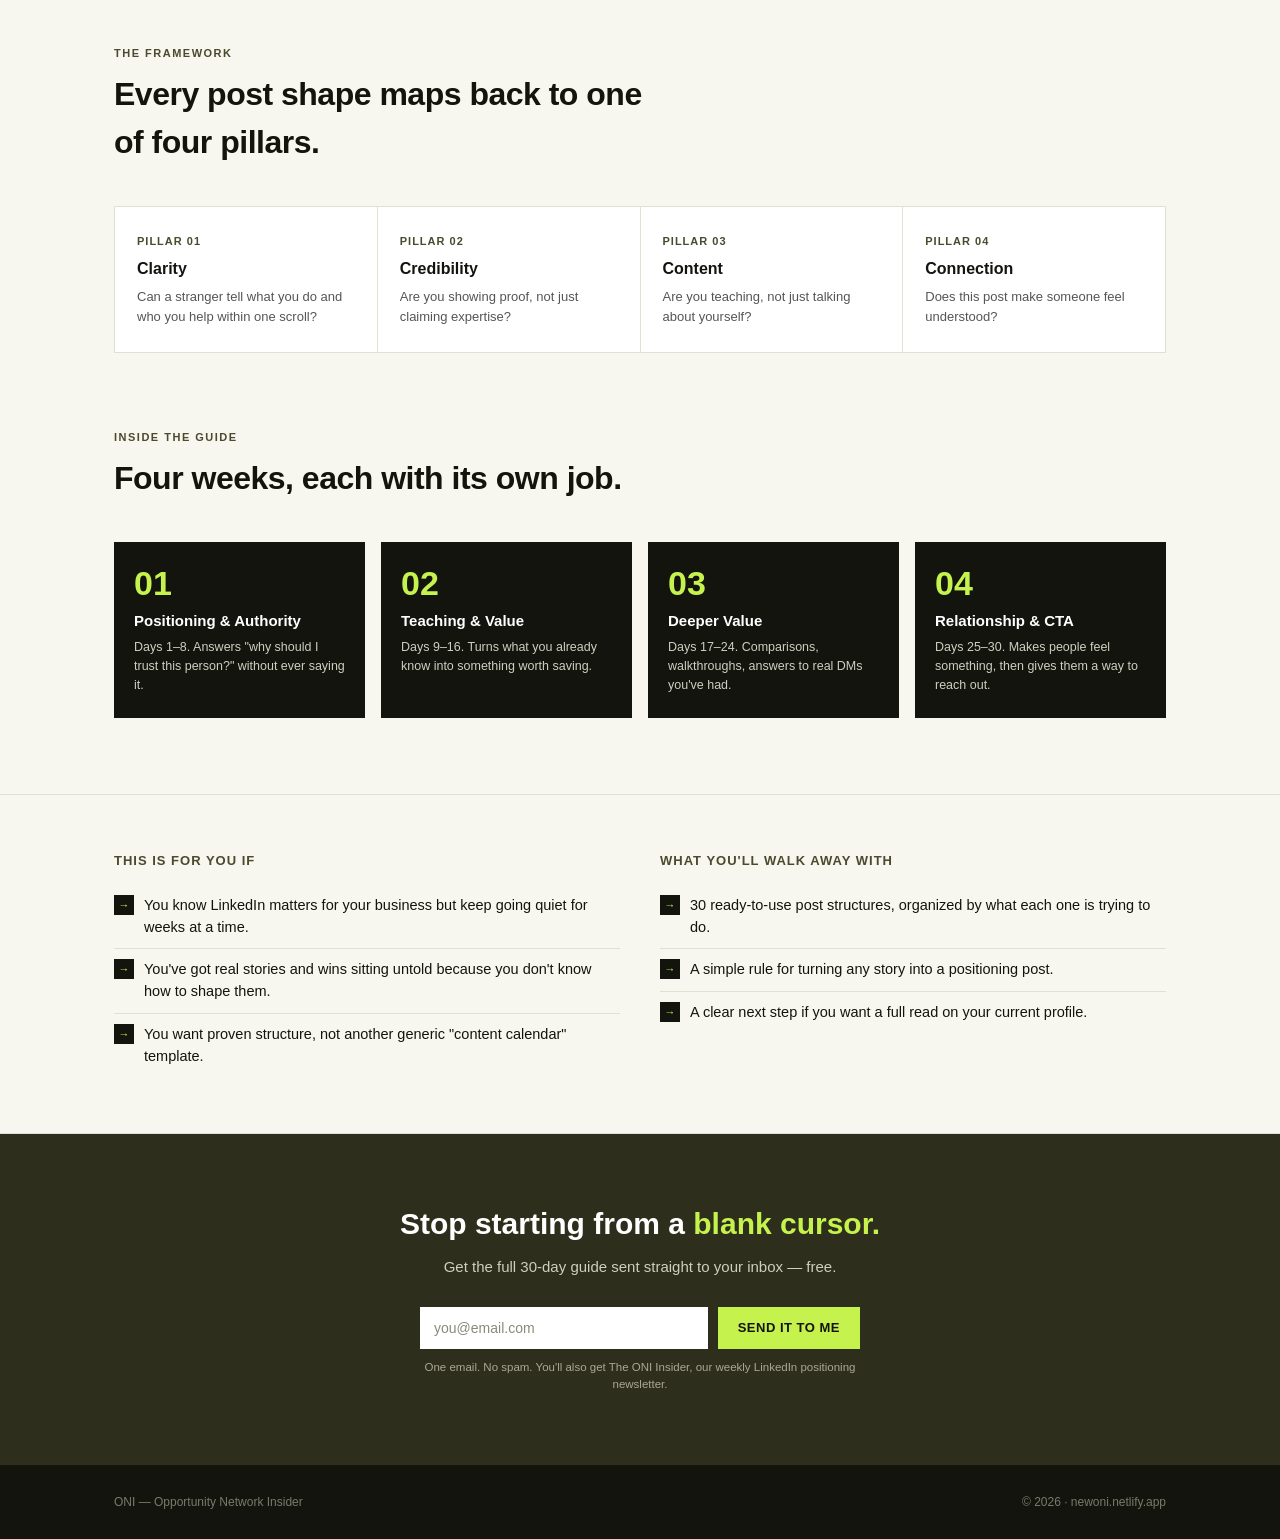
<file: 30-days/oni-30-days-of-viral-posts-landing-page_3.html>
<!DOCTYPE html>
<html lang="en">
<head>
<meta charset="UTF-8">
<meta name="viewport" content="width=device-width, initial-scale=1.0">
<title>30 Days of Viral Posts — ONI</title>
<style>
  :root {
    --black: #14140f;
    --olive-dark: #2e2e1c;
    --olive: #4a4a2e;
    --lime: #c6f24e;
    --cream: #f7f6ef;
    --ink-muted: #cfcfc0;
    --border: #e2e0d3;
  }
  * { box-sizing: border-box; margin: 0; padding: 0; }
  body {
    font-family: 'Helvetica Neue', Arial, sans-serif;
    background: var(--cream);
    color: var(--black);
    line-height: 1.5;
  }
  a { color: inherit; }
  .wrap { max-width: 1100px; margin: 0 auto; padding: 0 24px; }

  /* ---------- NAV ---------- */
  nav {
    background: var(--black);
    padding: 18px 0;
  }
  nav .wrap { display: flex; justify-content: space-between; align-items: center; }
  .brand-mark { color: #fff; font-weight: 800; font-size: 14px; letter-spacing: 2px; }
  .brand-mark span { color: var(--lime); }
  .nav-link { color: var(--ink-muted); font-size: 13px; text-decoration: none; }

  /* ---------- HERO ---------- */
  .hero {
    background: var(--black);
    color: #fff;
    padding: 64px 0 80px 0;
  }
  .hero .grid {
    display: grid;
    grid-template-columns: 1.05fr 0.95fr;
    gap: 48px;
    align-items: center;
  }
  .eyebrow {
    display: inline-block;
    background: var(--lime);
    color: var(--black);
    font-size: 11px;
    font-weight: 800;
    letter-spacing: 1.5px;
    text-transform: uppercase;
    padding: 6px 12px;
    margin-bottom: 20px;
  }
  .hero h1 {
    font-size: 46px;
    line-height: 1.08;
    font-weight: 800;
    letter-spacing: -0.5px;
  }
  .hero h1 em {
    font-style: normal;
    color: var(--lime);
  }
  .hero .sub {
    margin-top: 18px;
    font-size: 16px;
    color: var(--ink-muted);
    max-width: 460px;
    line-height: 1.6;
  }
  .form-box {
    margin-top: 32px;
    background: var(--olive-dark);
    padding: 22px;
    max-width: 460px;
    border-left: 4px solid var(--lime);
  }
  .form-row {
    display: flex;
    gap: 10px;
  }
  .form-row input[type="email"] {
    flex: 1;
    padding: 13px 14px;
    border: none;
    font-size: 14px;
    background: #fff;
    color: var(--black);
  }
  .form-row input[type="email"]::placeholder { color: #8a8a7a; }
  .form-row button {
    background: var(--lime);
    color: var(--black);
    border: none;
    font-weight: 800;
    font-size: 13px;
    letter-spacing: 0.5px;
    text-transform: uppercase;
    padding: 0 20px;
    cursor: pointer;
  }
  .form-row button:hover { background: #d8ff6e; }
  .form-micro {
    margin-top: 10px;
    font-size: 11.5px;
    color: #a8a894;
  }

  /* ---------- CARD STACK (signature element) ---------- */
  .stack {
    position: relative;
    height: 420px;
  }
  .stack-card {
    position: absolute;
    width: 320px;
    background: #fdfdfa;
    color: var(--black);
    border: 1px solid #d8d5c5;
    padding: 22px 24px;
    box-shadow: 0 20px 40px rgba(0,0,0,0.35);
  }
  .stack-card .sc-top {
    display: flex;
    justify-content: space-between;
    align-items: center;
    margin-bottom: 10px;
  }
  .stack-card .sc-day {
    font-size: 26px;
    font-weight: 800;
    color: var(--olive-dark);
  }
  .stack-card .sc-tag {
    background: var(--lime);
    font-size: 9px;
    font-weight: 800;
    text-transform: uppercase;
    letter-spacing: 0.5px;
    padding: 3px 8px;
  }
  .stack-card h4 { font-size: 15px; margin-bottom: 8px; }
  .stack-card .sc-hook {
    font-size: 12px;
    font-style: italic;
    color: #444;
    background: var(--cream);
    padding: 8px 10px;
    border-left: 3px solid var(--lime);
    line-height: 1.5;
  }
  .stack-card.c1 { top: 0; left: 40px; transform: rotate(-6deg); z-index: 1; }
  .stack-card.c2 { top: 40px; left: 90px; transform: rotate(3deg); z-index: 2; }
  .stack-card.c3 { top: 90px; left: 20px; transform: rotate(-2deg); z-index: 3; }

  /* ---------- RULE BAND ---------- */
  .rule-band {
    background: var(--olive-dark);
    padding: 40px 0;
  }
  .rule-band .wrap {
    display: flex;
    align-items: center;
    gap: 24px;
  }
  .rule-band .label {
    color: var(--lime);
    font-size: 11px;
    font-weight: 800;
    letter-spacing: 1.5px;
    text-transform: uppercase;
    white-space: nowrap;
  }
  .rule-band p {
    color: #f0f0e6;
    font-size: 17px;
    line-height: 1.5;
    font-weight: 500;
  }

  /* ---------- PROOF ---------- */
  .proof {
    background: #fff;
    border-top: 1px solid var(--border);
    border-bottom: 1px solid var(--border);
    padding: 76px 0;
  }
  .proof-grid {
    display: grid;
    grid-template-columns: 0.9fr 1.1fr;
    gap: 48px;
    align-items: center;
  }
  .proof-card {
    background: var(--black);
    padding: 18px;
    position: relative;
  }
  .proof-card img {
    width: 100%;
    display: block;
  }
  .proof-badge {
    position: absolute;
    top: -14px;
    right: 28px;
    background: var(--lime);
    color: var(--black);
    font-size: 10.5px;
    font-weight: 800;
    letter-spacing: 0.5px;
    text-transform: uppercase;
    padding: 6px 12px;
  }
  .proof-copy .kicker {
    font-size: 11px;
    font-weight: 800;
    letter-spacing: 1.5px;
    text-transform: uppercase;
    color: var(--olive);
  }
  .proof-copy h2 {
    font-size: 28px;
    margin: 8px 0 14px 0;
    letter-spacing: -0.5px;
  }
  .proof-copy p {
    font-size: 14.5px;
    color: #444;
    line-height: 1.65;
    margin-bottom: 22px;
    max-width: 460px;
  }
  .proof-stats {
    display: grid;
    grid-template-columns: repeat(4, 1fr);
    gap: 0;
    border-top: 1px solid var(--border);
    border-left: 1px solid var(--border);
    max-width: 460px;
  }
  .proof-stat {
    border-right: 1px solid var(--border);
    border-bottom: 1px solid var(--border);
    padding: 16px 14px;
  }
  .proof-stat .ps-num {
    font-size: 22px;
    font-weight: 800;
    color: var(--black);
  }
  .proof-stat .ps-label {
    font-size: 10.5px;
    color: #777;
    text-transform: uppercase;
    letter-spacing: 0.5px;
    margin-top: 2px;
  }

  /* ---------- PILLARS ---------- */
  .section { padding: 76px 0; }
  .section-head { max-width: 560px; margin-bottom: 40px; }
  .section-head .kicker {
    font-size: 11px;
    font-weight: 800;
    letter-spacing: 1.5px;
    text-transform: uppercase;
    color: var(--olive);
  }
  .section-head h2 {
    font-size: 32px;
    margin-top: 8px;
    letter-spacing: -0.5px;
  }
  .pillars-grid {
    display: grid;
    grid-template-columns: repeat(4, 1fr);
    gap: 1px;
    background: var(--border);
    border: 1px solid var(--border);
  }
  .pillar-cell {
    background: #fff;
    padding: 26px 22px;
  }
  .pillar-cell .num {
    font-size: 11px;
    font-weight: 800;
    color: var(--olive);
    letter-spacing: 1px;
  }
  .pillar-cell h3 { font-size: 16px; margin: 8px 0 6px 0; }
  .pillar-cell p { font-size: 13px; color: #555; line-height: 1.5; }

  /* ---------- WEEKS ---------- */
  .weeks-strip {
    display: grid;
    grid-template-columns: repeat(4, 1fr);
    gap: 16px;
  }
  .week-card {
    background: var(--black);
    color: #fff;
    padding: 24px 20px;
  }
  .week-card .wk-num {
    font-size: 34px;
    font-weight: 800;
    color: var(--lime);
    line-height: 1;
  }
  .week-card h4 { font-size: 15px; margin: 10px 0 6px 0; }
  .week-card p { font-size: 12.5px; color: var(--ink-muted); line-height: 1.5; }

  /* ---------- WHO / AUDIENCE ---------- */
  .audience-band {
    background: var(--cream);
    border-top: 1px solid var(--border);
    border-bottom: 1px solid var(--border);
  }
  .audience-band .wrap {
    padding: 56px 24px;
    display: grid;
    grid-template-columns: 1fr 1fr;
    gap: 40px;
  }
  .audience-band h3 {
    font-size: 13px;
    text-transform: uppercase;
    letter-spacing: 1px;
    color: var(--olive);
    margin-bottom: 14px;
  }
  .audience-band ul { list-style: none; }
  .audience-band li {
    font-size: 14.5px;
    padding: 10px 0;
    border-top: 1px solid var(--border);
    display: flex;
    gap: 10px;
  }
  .audience-band li:first-child { border-top: none; }
  .audience-band li::before {
    content: "→";
    color: var(--lime);
    background: var(--black);
    font-weight: 800;
    width: 20px;
    height: 20px;
    display: flex;
    align-items: center;
    justify-content: center;
    flex-shrink: 0;
    font-size: 11px;
  }

  /* ---------- FINAL CTA ---------- */
  .final-cta {
    background: var(--olive-dark);
    color: #fff;
    padding: 72px 0;
    text-align: center;
  }
  .final-cta h2 {
    font-size: 30px;
    max-width: 520px;
    margin: 0 auto 14px auto;
    line-height: 1.2;
  }
  .final-cta h2 span { color: var(--lime); }
  .final-cta p {
    color: var(--ink-muted);
    max-width: 460px;
    margin: 0 auto 28px auto;
    font-size: 15px;
  }
  .final-cta .form-row { max-width: 440px; margin: 0 auto; }
  .final-cta .form-micro { max-width: 440px; margin: 10px auto 0 auto; }

  /* ---------- FOOTER ---------- */
  footer {
    background: var(--black);
    padding: 28px 0;
  }
  footer .wrap {
    display: flex;
    justify-content: space-between;
    align-items: center;
    color: #7a7a68;
    font-size: 12px;
  }

  @media (max-width: 860px) {
    .hero .grid { grid-template-columns: 1fr; }
    .stack { height: 320px; margin-top: 20px; }
    .stack-card { width: 260px; }
    .pillars-grid { grid-template-columns: 1fr 1fr; }
    .weeks-strip { grid-template-columns: 1fr 1fr; }
    .audience-band .wrap { grid-template-columns: 1fr; }
    .hero h1 { font-size: 34px; }
  }
</style>
</head>
<body>

<nav>
  <div class="wrap">
    <div class="brand-mark">ONI <span>•</span> OPPORTUNITY NETWORK INSIDER</div>
    <a class="nav-link" href="#">newoni.netlify.app</a>
  </div>
</nav>

<section class="hero">
  <div class="wrap grid">
    <div>
      <div class="eyebrow">Free Viral Post Playbook</div>
      <h1>30 days of viral posts<br>for people done being <em>invisible.</em></h1>
      <p class="sub">30 post structures built on the patterns that actually stop the scroll — not fill-in-the-blank scripts, for the days you know you should post but the words won't come. Built around the same framework behind the ONI Authority Audit.</p>

      <div class="form-box">
        <form action="https://assets.mailerlite.com/jsonp/2459447/forms/192868695832266026/subscribe" method="post" target="_blank">
          <div class="form-row">
            <input type="email" name="fields[email]" placeholder="you@email.com" required />
            <button type="submit">Send it to me</button>
          </div>
          <input type="hidden" name="ml-submit" value="1" />
          <input type="hidden" name="anticsrf" value="true" />
        </form>
        <div class="form-micro">One email. No spam. You'll also get The ONI Insider, our weekly LinkedIn positioning newsletter.</div>
      </div>
    </div>

    <div class="stack">
      <div class="stack-card c1">
        <div class="sc-top"><div class="sc-day">14</div><div class="sc-tag">Value</div></div>
        <h4>The Myth-Buster</h4>
        <div class="sc-hook">"[Common belief] isn't true. Here's what's actually happening."</div>
      </div>
      <div class="stack-card c2">
        <div class="sc-top"><div class="sc-day">09</div><div class="sc-tag">Value</div></div>
        <h4>The 3-Step Breakdown</h4>
        <div class="sc-hook">"[Result] took three moves. Here's exactly what they were."</div>
      </div>
      <div class="stack-card c3">
        <div class="sc-top"><div class="sc-day">01</div><div class="sc-tag">Positioning</div></div>
        <h4>The Belief Reversal</h4>
        <div class="sc-hook">"I used to think [old belief]. Then [specific moment] happened."</div>
      </div>
    </div>
  </div>
</section>

<div class="rule-band">
  <div class="wrap">
    <div class="label">The one rule</div>
    <p>Reach without direction is just noise. Every post in this guide closes on a LinkedIn visibility or positioning insight — something about being seen, understood, or trusted for what you're actually worth. That's what turns a viral moment into a body of work.</p>
  </div>
</div>

<section class="proof">
  <div class="wrap proof-grid">
    <div class="proof-card">
      <div class="proof-badge">Real Result &mdash; Not A Mockup</div>
      <img src="[data-uri]" alt="Tumelo Sebokoane's actual LinkedIn post: Many of us lost good years staying loyal to toxic work situations." />
    </div>
    <div class="proof-copy">
      <div class="kicker">Not Theory. Screenshots.</div>
      <h2>This is Day 1 — The Belief Reversal — actually playing out.</h2>
      <p>That's a real post, built on the exact structure on Day 1 of this guide: state the old belief, land the reversal in one line, let it sit. No thread, no hashtags, no growth hack. Just the shape.</p>
      <div class="proof-stats">
        <div class="proof-stat"><div class="ps-num">13.7K</div><div class="ps-label">Impressions</div></div>
        <div class="proof-stat"><div class="ps-num">393</div><div class="ps-label">Reactions</div></div>
        <div class="proof-stat"><div class="ps-num">43</div><div class="ps-label">Comments</div></div>
        <div class="proof-stat"><div class="ps-num">16</div><div class="ps-label">Reposts</div></div>
      </div>
    </div>
  </div>
</section>

<section class="section">
  <div class="wrap">
    <div class="section-head">
      <div class="kicker">The Framework</div>
      <h2>Every post shape maps back to one of four pillars.</h2>
    </div>
    <div class="pillars-grid">
      <div class="pillar-cell">
        <div class="num">PILLAR 01</div>
        <h3>Clarity</h3>
        <p>Can a stranger tell what you do and who you help within one scroll?</p>
      </div>
      <div class="pillar-cell">
        <div class="num">PILLAR 02</div>
        <h3>Credibility</h3>
        <p>Are you showing proof, not just claiming expertise?</p>
      </div>
      <div class="pillar-cell">
        <div class="num">PILLAR 03</div>
        <h3>Content</h3>
        <p>Are you teaching, not just talking about yourself?</p>
      </div>
      <div class="pillar-cell">
        <div class="num">PILLAR 04</div>
        <h3>Connection</h3>
        <p>Does this post make someone feel understood?</p>
      </div>
    </div>
  </div>
</section>

<section class="section" style="padding-top:0;">
  <div class="wrap">
    <div class="section-head">
      <div class="kicker">Inside The Guide</div>
      <h2>Four weeks, each with its own job.</h2>
    </div>
    <div class="weeks-strip">
      <div class="week-card">
        <div class="wk-num">01</div>
        <h4>Positioning &amp; Authority</h4>
        <p>Days 1–8. Answers "why should I trust this person?" without ever saying it.</p>
      </div>
      <div class="week-card">
        <div class="wk-num">02</div>
        <h4>Teaching &amp; Value</h4>
        <p>Days 9–16. Turns what you already know into something worth saving.</p>
      </div>
      <div class="week-card">
        <div class="wk-num">03</div>
        <h4>Deeper Value</h4>
        <p>Days 17–24. Comparisons, walkthroughs, answers to real DMs you've had.</p>
      </div>
      <div class="week-card">
        <div class="wk-num">04</div>
        <h4>Relationship &amp; CTA</h4>
        <p>Days 25–30. Makes people feel something, then gives them a way to reach out.</p>
      </div>
    </div>
  </div>
</section>

<div class="audience-band">
  <div class="wrap">
    <div>
      <h3>This is for you if</h3>
      <ul>
        <li>You know LinkedIn matters for your business but keep going quiet for weeks at a time.</li>
        <li>You've got real stories and wins sitting untold because you don't know how to shape them.</li>
        <li>You want proven structure, not another generic "content calendar" template.</li>
      </ul>
    </div>
    <div>
      <h3>What you'll walk away with</h3>
      <ul>
        <li>30 ready-to-use post structures, organized by what each one is trying to do.</li>
        <li>A simple rule for turning any story into a positioning post.</li>
        <li>A clear next step if you want a full read on your current profile.</li>
      </ul>
    </div>
  </div>
</div>

<div class="final-cta">
  <div class="wrap">
    <h2>Stop starting from a <span>blank cursor.</span></h2>
    <p>Get the full 30-day guide sent straight to your inbox — free.</p>
    <form action="https://assets.mailerlite.com/jsonp/2459447/forms/192868695832266026/subscribe" method="post" target="_blank">
      <div class="form-row">
        <input type="email" name="fields[email]" placeholder="you@email.com" required />
        <button type="submit">Send it to me</button>
      </div>
      <input type="hidden" name="ml-submit" value="1" />
      <input type="hidden" name="anticsrf" value="true" />
    </form>
    <div class="form-micro">One email. No spam. You'll also get The ONI Insider, our weekly LinkedIn positioning newsletter.</div>
  </div>
</div>

<footer>
  <div class="wrap">
    <div>ONI — Opportunity Network Insider</div>
    <div>© 2026 · newoni.netlify.app</div>
  </div>
</footer>

</body>
</html>
</file>
<file: policy.css>
@import url('https://fonts.googleapis.com/css2?family=DM+Serif+Display:ital@0;1&family=Inter:wght@400;500;600&display=swap');

*, *::before, *::after { box-sizing: border-box; margin: 0; padding: 0; }

:root {
  --oni-green: #899C1C;
  --oni-green-bright: #C8D84A;
  --oni-black: #0D0D0B;
  --oni-dark: #111110;
  --oni-surface: #1a1a18;
  --oni-border: rgba(255,255,255,0.07);
  --oni-border-green: rgba(137,156,28,0.2);
  --oni-text: #FAFAF7;
  --oni-muted: rgba(255,255,255,0.45);
  --oni-dim: rgba(255,255,255,0.22);
  --font-serif: 'DM Serif Display', Georgia, serif;
  --font-sans: 'Inter', -apple-system, sans-serif;
  --radius: 10px;
  --radius-lg: 14px;
  --radius-pill: 24px;
}

html { scroll-behavior: smooth; }
body { font-family: var(--font-sans); background: var(--oni-black); color: var(--oni-text); min-height: 100vh; -webkit-font-smoothing: antialiased; }

/* NAV */
.nav {
  position: sticky; top: 0; z-index: 100;
  background: rgba(13,13,11,0.94);
  backdrop-filter: blur(14px);
  border-bottom: 1px solid var(--oni-border);
  padding: 0 24px;
  display: flex; align-items: center; justify-content: space-between;
  height: 58px;
}
.nav-logo { font-family: var(--font-serif); font-size: 20px; color: var(--oni-text); text-decoration: none; }
.nav-logo em { color: var(--oni-green-bright); font-style: normal; }
.nav-links { display: flex; align-items: center; gap: 6px; }
.nav-link { font-size: 12px; color: var(--oni-muted); text-decoration: none; padding: 6px 14px; border-radius: var(--radius-pill); border: 1px solid transparent; transition: all 0.2s; }
.nav-link:hover { color: var(--oni-text); border-color: var(--oni-border); }
.nav-link.active { color: var(--oni-green-bright); border-color: var(--oni-border-green); }
.nav-link.cta { background: var(--oni-green); color: #fff; border-color: var(--oni-green); }
.nav-link.cta:hover { opacity: 0.88; }

/* PAGE HEADER */
.page-header {
  max-width: 740px; margin: 0 auto;
  padding: 64px 24px 48px;
  border-bottom: 1px solid var(--oni-border);
}
.badge {
  display: inline-flex; align-items: center; gap: 8px;
  font-size: 10px; font-weight: 500; letter-spacing: 0.18em; text-transform: uppercase;
  color: var(--oni-green-bright);
  border: 1px solid rgba(200,216,74,0.2);
  padding: 5px 14px; border-radius: var(--radius-pill);
  margin-bottom: 24px;
}
.badge::before { content: ''; width: 5px; height: 5px; background: var(--oni-green-bright); border-radius: 50%; }
.page-header h1 {
  font-family: var(--font-serif); font-size: clamp(28px, 5vw, 44px);
  font-weight: 400; color: var(--oni-text);
  line-height: 1.12; margin-bottom: 14px;
}
.page-header .meta { font-size: 13px; color: var(--oni-muted); }
.page-header .meta em { color: var(--oni-green); font-style: normal; }

/* SUMMARY BOX */
.summary-box {
  max-width: 740px; margin: 0 auto;
  padding: 0 24px;
}
.summary-box .highlight {
  background: rgba(137,156,28,0.08);
  border: 1px solid var(--oni-border-green);
  border-left: 3px solid var(--oni-green);
  border-radius: var(--radius-lg);
  padding: 20px 24px;
  margin: 32px 0 0;
}
.highlight strong { display: block; font-size: 11px; text-transform: uppercase; letter-spacing: 0.1em; color: var(--oni-green); margin-bottom: 8px; }
.highlight p { font-size: 14px; color: var(--oni-muted); line-height: 1.7; }

/* CONTENT */
.content { max-width: 740px; margin: 0 auto; padding: 48px 24px 96px; }

.section { margin-bottom: 48px; }

.section h2 {
  font-family: var(--font-serif); font-size: 20px; font-weight: 400;
  color: var(--oni-text);
  padding-bottom: 14px;
  border-bottom: 1px solid var(--oni-border);
  margin-bottom: 20px;
  display: flex; align-items: center; gap: 12px;
}
.section h2::before {
  content: '';
  display: inline-block; flex-shrink: 0;
  width: 3px; height: 20px;
  background: var(--oni-green);
  border-radius: 2px;
}

.section p { color: var(--oni-muted); font-size: 15px; line-height: 1.8; margin-bottom: 14px; }
.section p:last-child { margin-bottom: 0; }
.section p strong { color: var(--oni-text); font-weight: 500; }

.section ul, .section ol { color: var(--oni-muted); font-size: 15px; line-height: 1.8; padding-left: 22px; margin-bottom: 14px; }
.section li { margin-bottom: 8px; }
.section li strong { color: var(--oni-text); font-weight: 500; }

a { color: var(--oni-green-bright); text-decoration: none; }
a:hover { text-decoration: underline; }

/* FOOTER */
footer {
  background: var(--oni-black);
  border-top: 1px solid var(--oni-border);
  padding: 32px 24px;
}
.footer-inner {
  max-width: 740px; margin: 0 auto;
  display: flex; justify-content: space-between; align-items: center;
  flex-wrap: wrap; gap: 20px;
}
.footer-brand { font-family: var(--font-serif); font-size: 15px; color: rgba(255,255,255,0.3); }
.footer-brand em { color: var(--oni-green-bright); font-style: normal; }
.footer-legal { width: 100%; border-top: 1px solid var(--oni-border); padding-top: 20px; margin-top: 4px; display: flex; justify-content: space-between; align-items: center; flex-wrap: wrap; gap: 12px; }
.footer-copy { font-size: 11px; color: var(--oni-dim); }
.footer-policy { display: flex; gap: 16px; flex-wrap: wrap; }
.footer-policy a { font-size: 11px; color: var(--oni-dim); text-decoration: none; transition: color 0.2s; }
.footer-policy a:hover { color: var(--oni-green-bright); }

@media (max-width: 600px) {
  .nav-links .nav-link:not(.cta) { display: none; }
  .page-header { padding: 40px 20px 32px; }
  .content { padding: 32px 20px 64px; }
  .summary-box { padding: 0 20px; }
}
</file>
